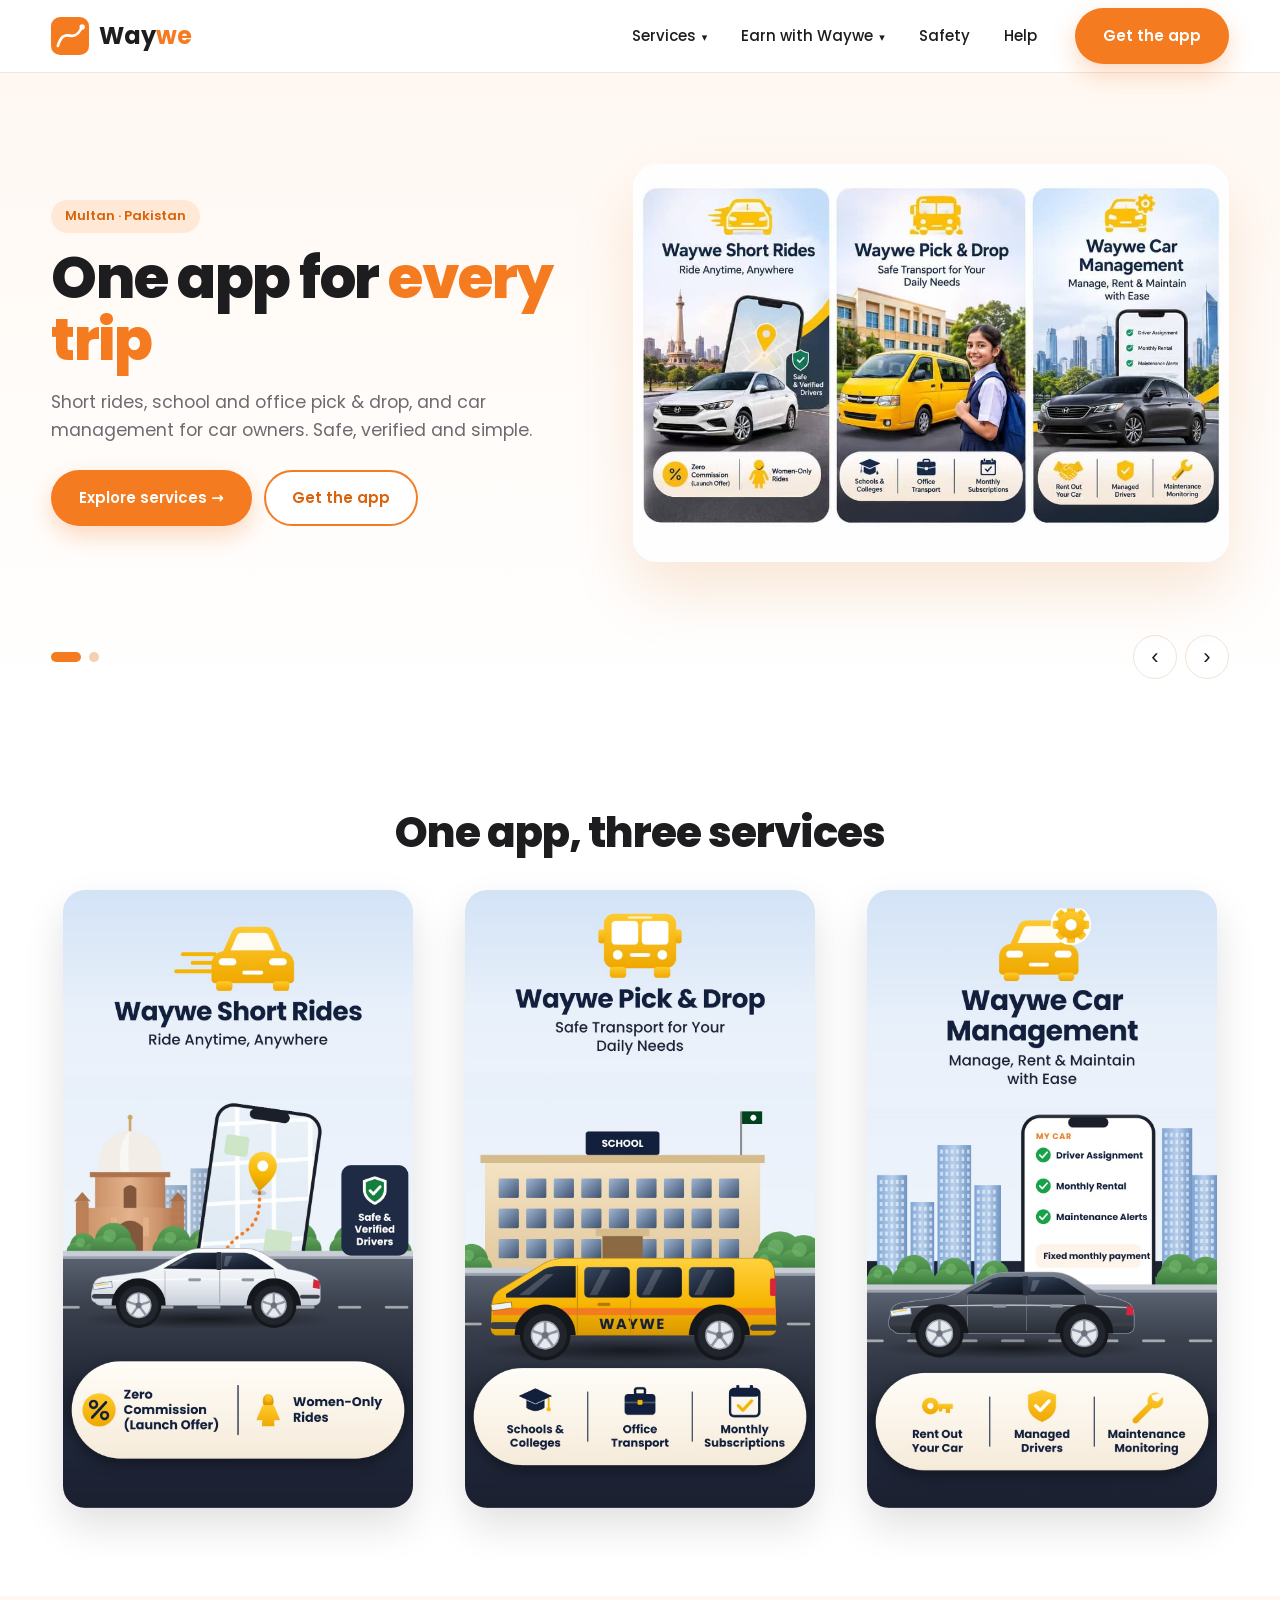
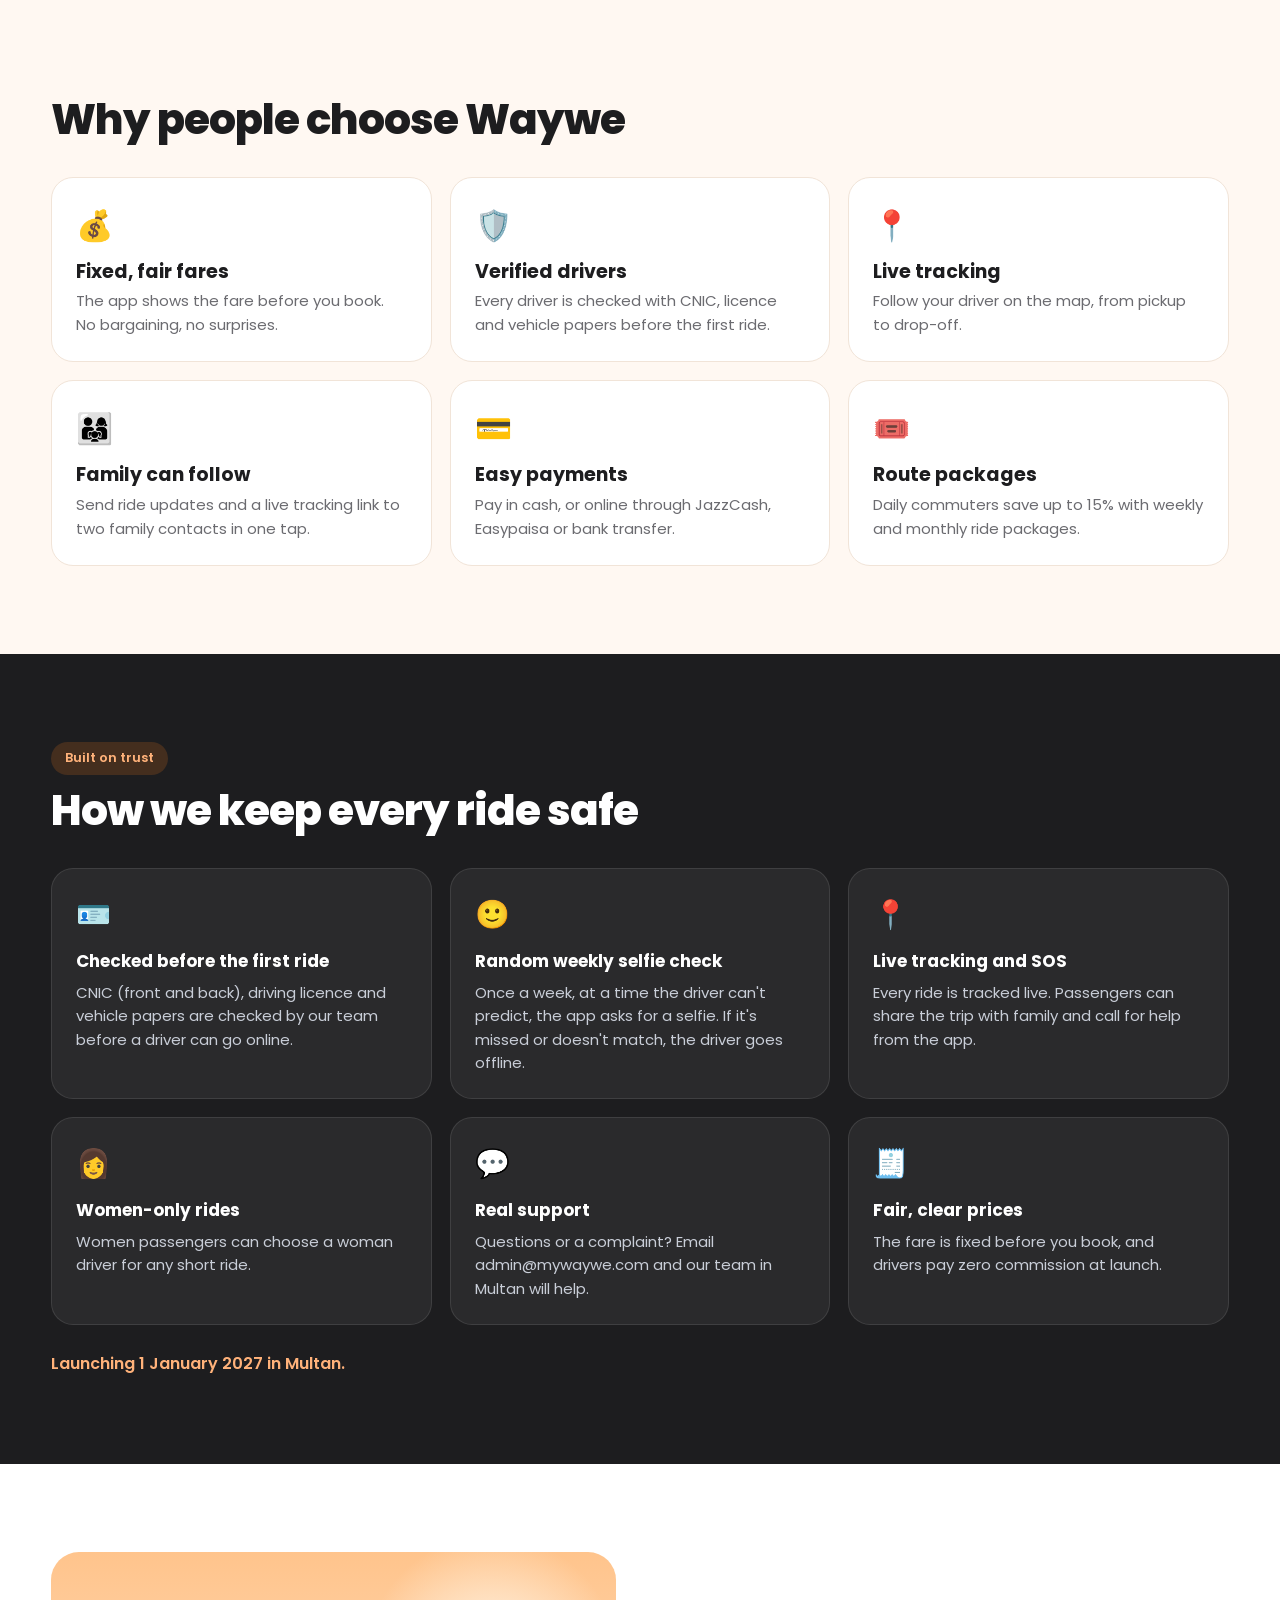
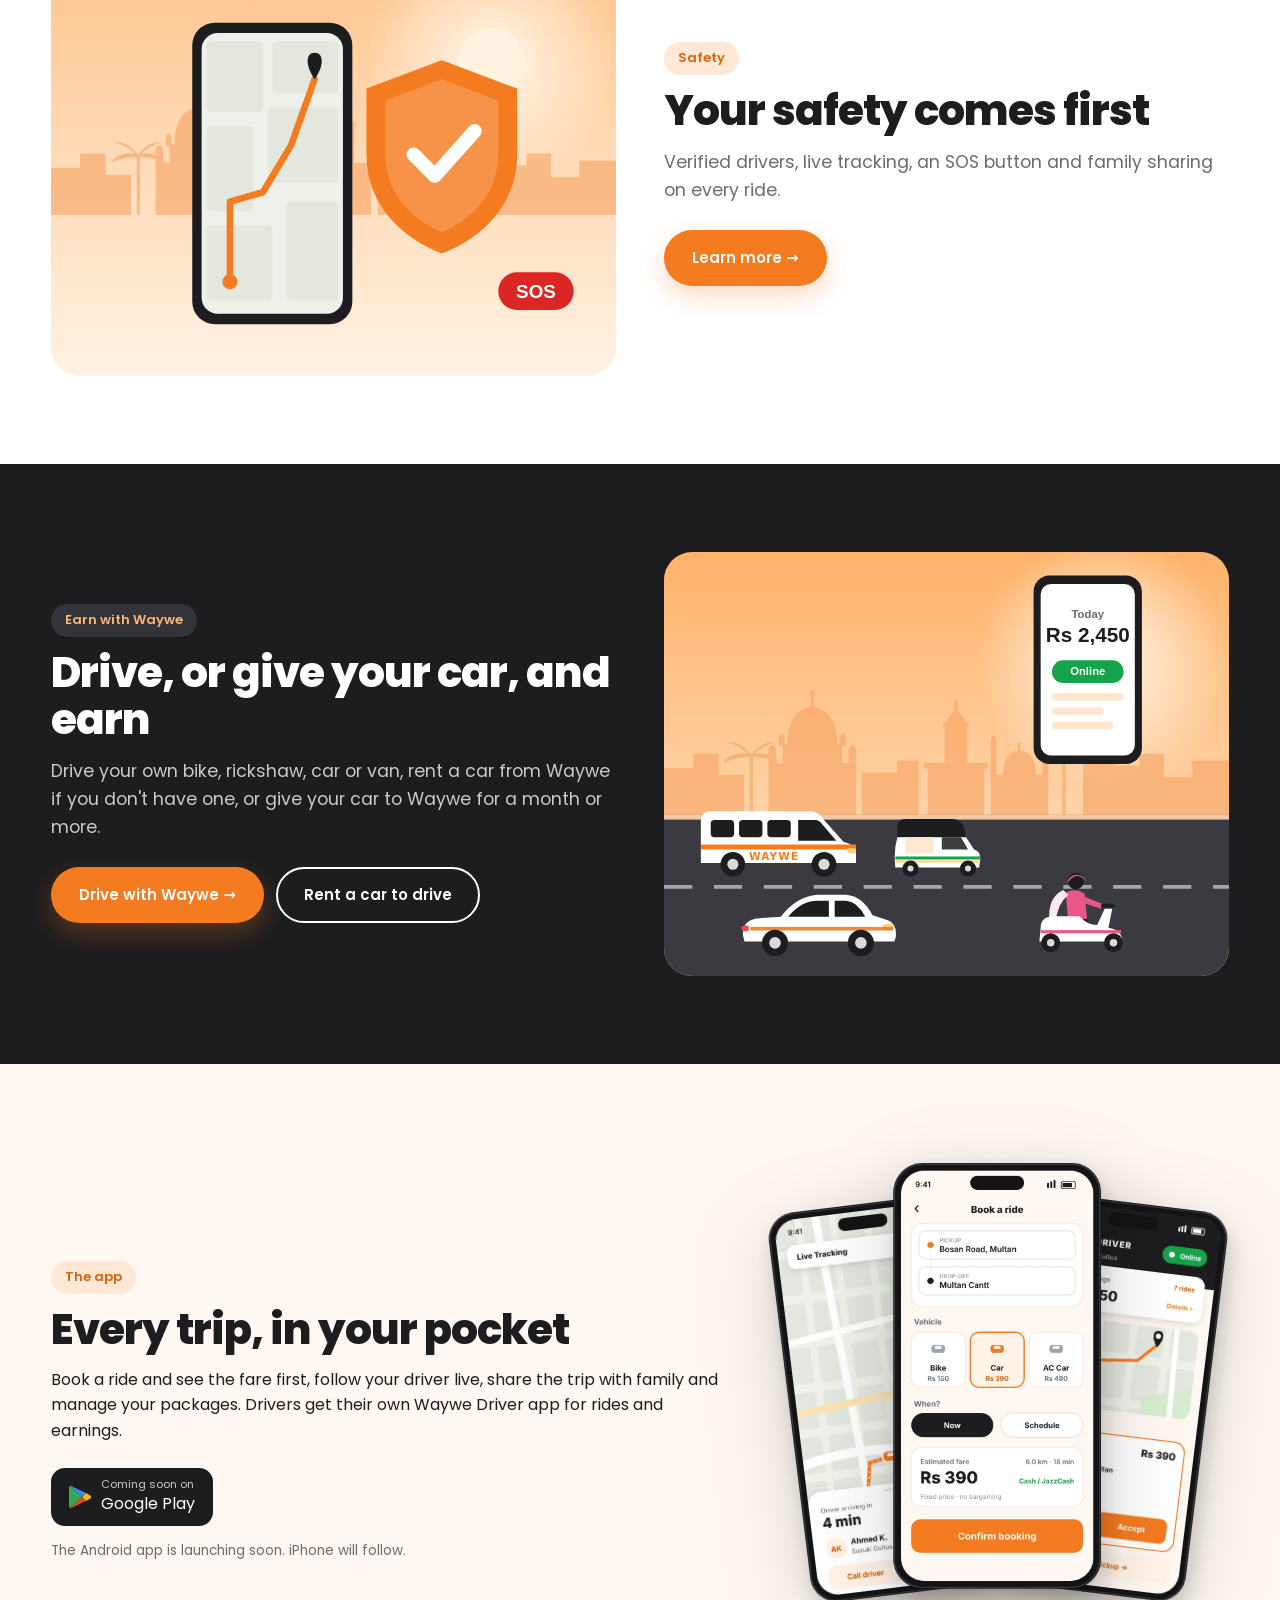
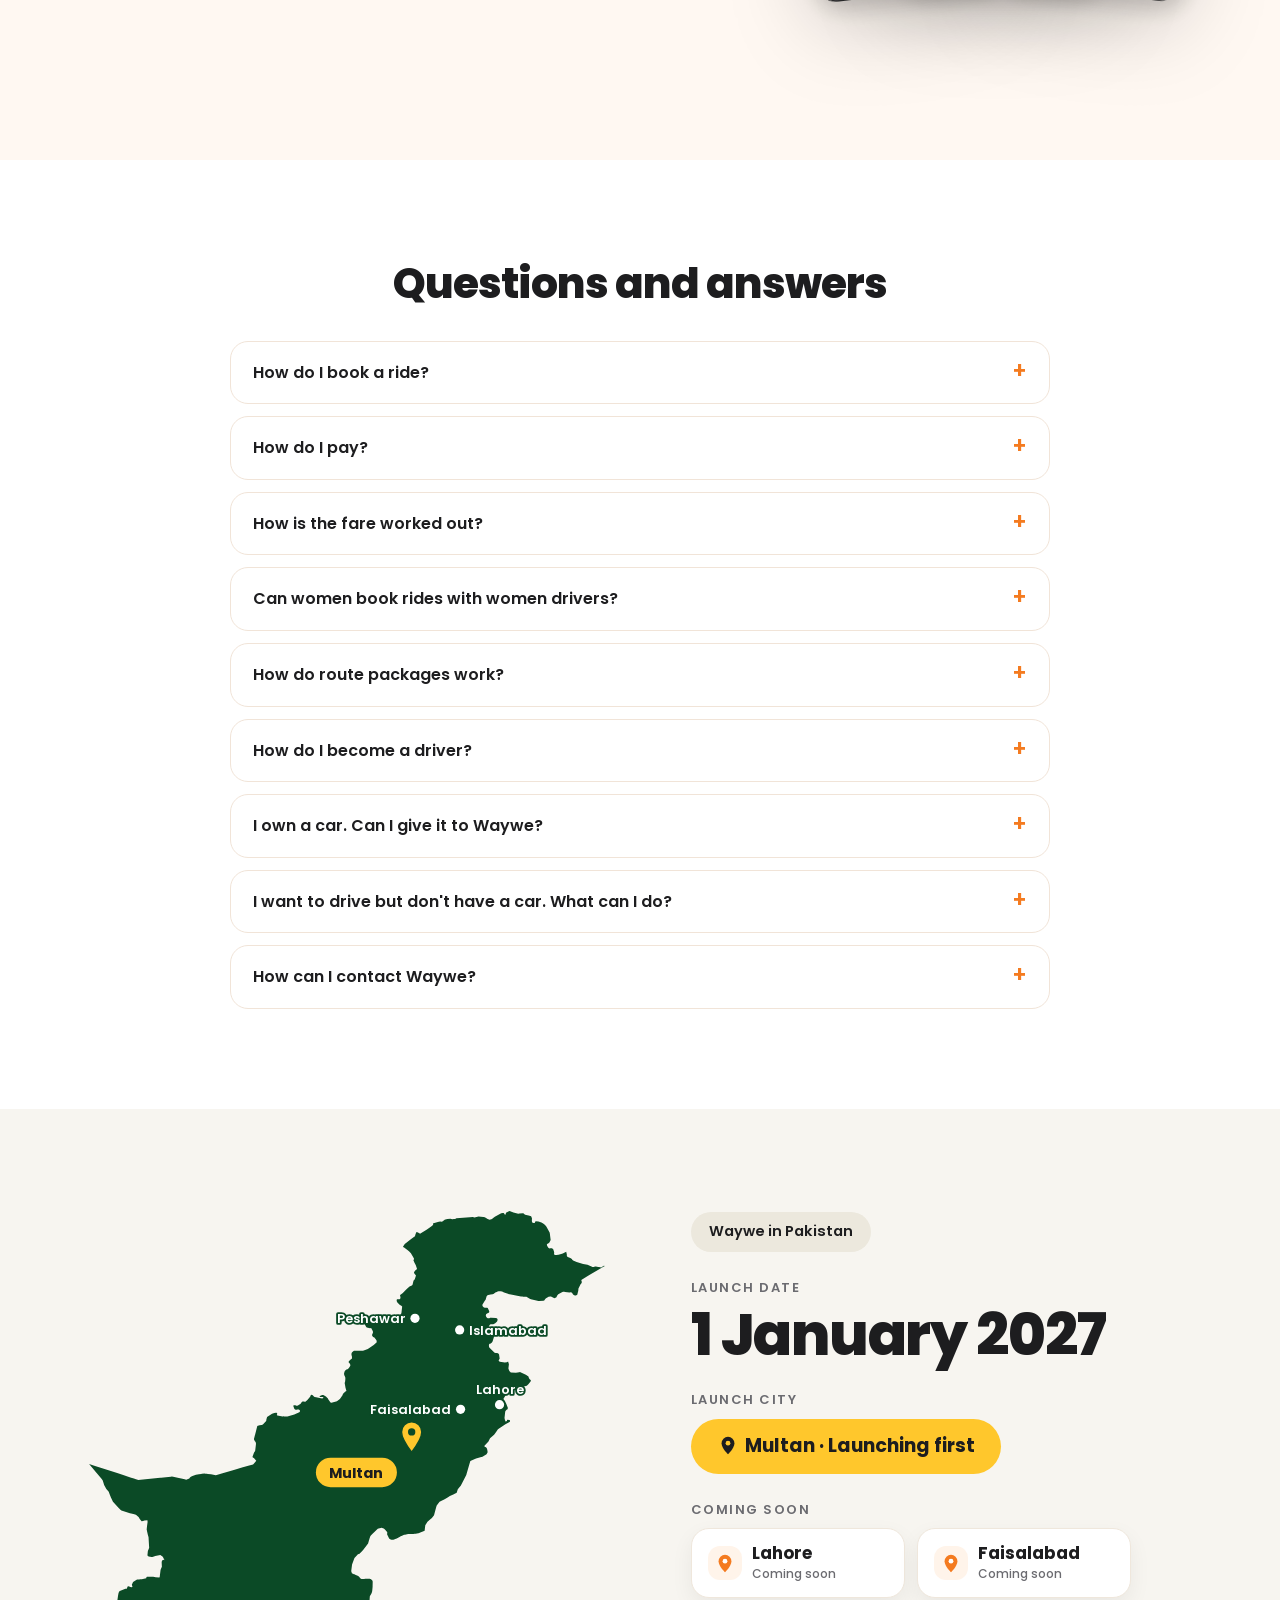
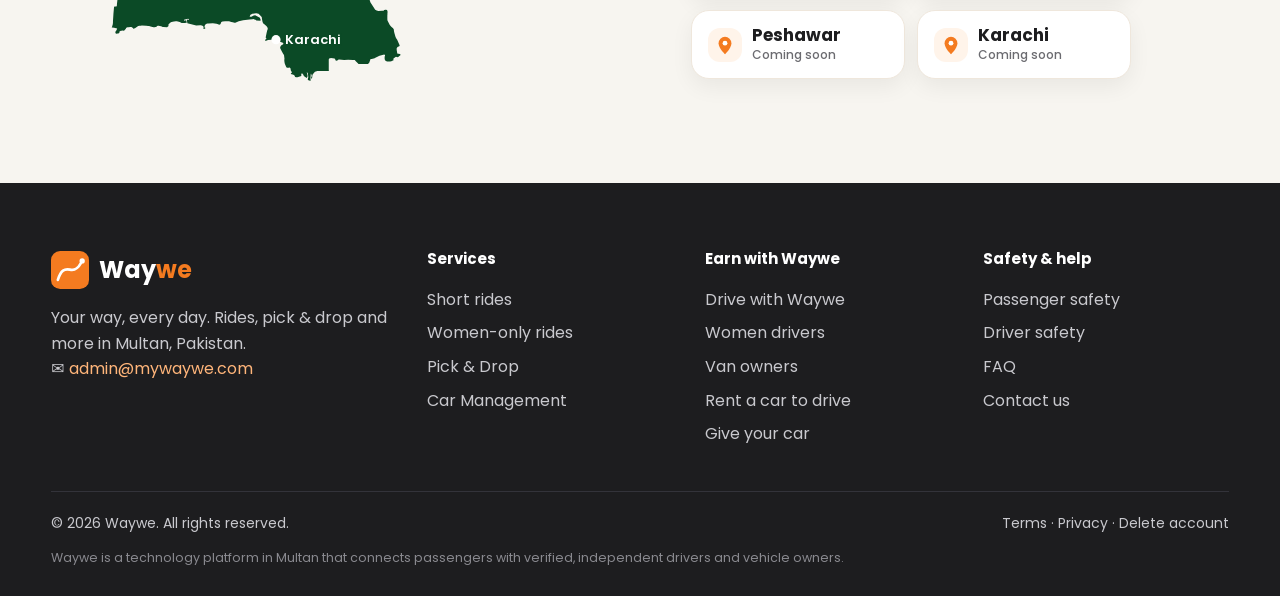
<file: index.html>
<!DOCTYPE html>
<html lang="en">
<head>
<meta charset="UTF-8">
<meta name="viewport" content="width=device-width, initial-scale=1.0">
<title>Waywe | Rides and Pick & Drop in Multan</title>
<meta name="description" content="Waywe: fixed-fare rides, women-only rides, school and office pick & drop, and long-term car partnerships in Multan.">
<link rel="canonical" href="https://mywaywe.com/">
<meta property="og:url" content="https://mywaywe.com/">
<meta property="og:title" content="Waywe | Rides and Pick & Drop in Multan">
<meta property="og:description" content="Waywe: fixed-fare rides, women-only rides, school and office pick & drop, and long-term car partnerships in Multan.">
<meta property="og:image" content="https://mywaywe.com/img/rides.svg">
<link rel="icon" href="data:image/svg+xml,%3Csvg xmlns='http://www.w3.org/2000/svg' viewBox='0 0 100 100'%3E%3Crect width='100' height='100' rx='24' fill='%23F47B20'/%3E%3Cpath d='M18 76 C26 50 36 46 50 49 C62 52 70 48 80 30' stroke='%23fff' stroke-width='7' fill='none' stroke-linecap='round'/%3E%3Ccircle cx='82' cy='26' r='7' fill='%23fff'/%3E%3C/svg%3E">
<link rel="preconnect" href="https://fonts.googleapis.com">
<link href="https://fonts.googleapis.com/css2?family=Poppins:wght@400;500;600;700;800&display=swap" rel="stylesheet">
<link rel="stylesheet" href="/css/site.css?v=16">
</head>
<body>
<header class="top">
 <div class="wrap nav">
  <a href="/" class="brand" aria-label="Waywe home"><svg width="38" height="38" viewBox="0 0 100 100" aria-hidden="true"><rect width="100" height="100" rx="24" fill="#F47B20"/><path d="M18 76 C26 50 36 46 50 49 C62 52 70 48 80 30" stroke="#fff" stroke-width="7" fill="none" stroke-linecap="round"/><circle cx="82" cy="26" r="7" fill="#fff"/></svg><b>Way<span>we</span></b></a>
  <nav class="menu" id="menu" aria-label="Main">
   <div class="dd"><button class="dd-btn" aria-expanded="false">Services <i>▾</i></button>
    <div class="dd-list">
     <a href="/rides/"><b>Short Rides</b><span>General &amp; women-only rides</span></a>
     <a href="/pick-drop/"><b>Pick &amp; Drop</b><span>School, college &amp; office, monthly</span></a>
     <a href="/car-owners/"><b>Car Management</b><span>Your car. Our care.</span></a>
    </div></div>
   <div class="dd"><button class="dd-btn" aria-expanded="false">Earn with Waywe <i>▾</i></button>
    <div class="dd-list">
     <a href="/drive/"><b>Drive with Waywe</b><span>Bike, rickshaw, car or van</span></a>
     <a href="/drive/#women"><b>Women drivers</b><span>Earn by driving women passengers</span></a>
     <a href="/rent-a-car/"><b>Rent a car to drive</b><span>No car? Rent one from Waywe</span></a>
     <a href="/car-owners/"><b>Car owners</b><span>Monthly earnings from your car</span></a>
    </div></div>
   <a href="/safety/">Safety</a>
   <a href="/#faq">Help</a>
  </nav>
  <a href="#get-app" class="btn btn-o nav-cta">Get the app</a>
  <button class="burger" aria-label="Open menu" aria-controls="menu" aria-expanded="false">☰</button>
 </div>
</header>
<section class="hero">
 <div class="slides" id="slides">
  <div class="slide on"><div class="wrap s-grid">
   <div><span class="tag">Multan · Pakistan</span><h1>One app for <mark>every trip</mark></h1>
    <p class="lead">Short rides, school and office pick &amp; drop, and car management for car owners. Safe, verified and simple.</p>
    <div class="ctas"><a href="#services" class="btn btn-o">Explore services →</a><a href="#get-app" class="btn btn-l">Get the app</a></div></div>
   <div class="s-art photo"><img src="/img/services-overview.jpg?v=16" alt="Waywe Short Rides, Pick &amp; Drop and Car Management" width="1080" height="720" fetchpriority="high"></div>
  </div></div>
  <div class="slide"><div class="wrap s-grid">
   <div><span class="tag">Short Rides · Pick &amp; Drop · Car Management</span><h2 class="h1">Quick. Safe. <mark>Reliable.</mark></h2>
    <p class="lead">General and women-only rides, verified drivers and managed routes, and fixed monthly rental for car owners.</p>
    <div class="ctas"><a href="#services" class="btn btn-o">See services →</a><a href="/drive/" class="btn btn-l">Drive with Waywe</a></div></div>
   <div class="s-art photo sq"><img src="/img/services-people.jpg?v=16" alt="Passenger, schoolgirl and car owner using Waywe" width="1080" height="1080" loading="lazy"></div>
  </div></div>
 </div>
 <div class="wrap s-ctrl"><div class="dots" id="dots"></div><div class="arrows"><button aria-label="Previous slide" data-go="-1">‹</button><button aria-label="Next slide" data-go="1">›</button></div></div>
</section>

<section id="services">
 <div class="wrap">
  <h2 class="sec-title center">One app, three services</h2>
  <div class="card-grid">
   <a href="/rides/" class="card-pic"><img src="/img/card-rides.jpg?v=16" alt="Waywe Short Rides: ride anytime, anywhere. Zero commission launch offer, women-only rides." width="1080" height="1906" loading="lazy"></a>
   <a href="/pick-drop/" class="card-pic"><img src="/img/card-pickdrop.jpg?v=16" alt="Waywe Pick &amp; Drop: safe transport for schools, colleges and offices, monthly subscriptions." width="1080" height="1906" loading="lazy"></a>
   <a href="/car-owners/" class="card-pic"><img src="/img/card-cars.jpg?v=16" alt="Waywe Car Management: rent out your car, managed drivers, maintenance monitoring." width="1080" height="1906" loading="lazy"></a>
  </div>
  <p class="swipe-hint">Swipe to see all 3 services &rarr;</p>
 </div>
</section>

<section class="why">
 <div class="wrap">
  <h2 class="sec-title">Why people choose Waywe</h2>
  <div class="feat-grid c3"><div class="feat"><i>💰</i><h3>Fixed, fair fares</h3><p>The app shows the fare before you book. No bargaining, no surprises.</p></div><div class="feat"><i>🛡️</i><h3>Verified drivers</h3><p>Every driver is checked with CNIC, licence and vehicle papers before the first ride.</p></div><div class="feat"><i>📍</i><h3>Live tracking</h3><p>Follow your driver on the map, from pickup to drop-off.</p></div><div class="feat"><i>👨‍👩‍👧</i><h3>Family can follow</h3><p>Send ride updates and a live tracking link to two family contacts in one tap.</p></div><div class="feat"><i>💳</i><h3>Easy payments</h3><p>Pay in cash, or online through JazzCash, Easypaisa or bank transfer.</p></div><div class="feat"><i>🎟️</i><h3>Route packages</h3><p>Daily commuters save up to 15% with weekly and monthly ride packages.</p></div></div>
 </div>
</section>

<section class="trust">
 <div class="wrap">
  <span class="tag">Built on trust</span>
  <h2 class="sec-title">How we keep every ride safe</h2>
  <div class="trust-grid">
   <div class="tr"><i>🪪</i><b>Checked before the first ride</b><p>CNIC (front and back), driving licence and vehicle papers are checked by our team before a driver can go online.</p></div>
   <div class="tr"><i>🙂</i><b>Random weekly selfie check</b><p>Once a week, at a time the driver can't predict, the app asks for a selfie. If it's missed or doesn't match, the driver goes offline.</p></div>
   <div class="tr"><i>📍</i><b>Live tracking and SOS</b><p>Every ride is tracked live. Passengers can share the trip with family and call for help from the app.</p></div>
   <div class="tr"><i>👩</i><b>Women-only rides</b><p>Women passengers can choose a woman driver for any short ride.</p></div>
   <div class="tr"><i>💬</i><b>Real support</b><p>Questions or a complaint? Email admin@mywaywe.com and our team in Multan will help.</p></div>
   <div class="tr"><i>🧾</i><b>Fair, clear prices</b><p>The fare is fixed before you book, and drivers pay zero commission at launch.</p></div>
  </div>
  <p class="trust-note">Launching 1 January 2027 in Multan.</p>
 </div>
</section>

<section class="safety-band">
 <div class="wrap sb-grid">
  <div class="sb-art"><img src="/img/safety.svg?v=16" alt="Illustration: phone with live map and a safety shield" loading="lazy" width="1200" height="900"></div>
  <div><span class="tag">Safety</span><h2>Your safety comes first</h2>
   <p class="lead">Verified drivers, live tracking, an SOS button and family sharing on every ride.</p>
   <div class="ctas"><a href="/safety/" class="btn btn-o">Learn more →</a></div></div>
 </div>
</section>

<section class="earn-band">
 <div class="wrap eb-grid">
  <div><span class="tag">Earn with Waywe</span><h2>Drive, or give your car, and earn</h2>
   <p class="lead">Drive your own bike, rickshaw, car or van, rent a car from Waywe if you don't have one, or give your car to Waywe for a month or more.</p>
   <div class="ctas"><a href="/drive/" class="btn btn-o">Drive with Waywe →</a><a href="/rent-a-car/" class="btn btn-l">Rent a car to drive</a></div></div>
  <div class="eb-art"><img src="/img/drive.svg?v=16" alt="Illustration: Waywe van, rickshaw, car and scooty with a driver's earnings on a phone" loading="lazy" width="1200" height="900"></div>
 </div>
</section>

<section class="app-band" id="get-app">
 <div class="wrap app-grid">
  <div>
   <span class="tag">The app</span><h2>Every trip, in your pocket</h2>
   <p>Book a ride and see the fare first, follow your driver live, share the trip with family and manage your packages. Drivers get their own Waywe Driver app for rides and earnings.</p>
   <div class="stores"><span class="store" aria-label="Coming soon on Google Play"><svg width="22" height="24" viewBox="0 0 22 24" aria-hidden="true"><path d="M1 1l12 11L1 23c-.6-.3-1-1-1-1.7V2.7C0 2 .4 1.3 1 1z" fill="#34A853"/><path d="M17 8l-4 4 4 4 4.3-2.4c1-.6 1-2.6 0-3.2z" fill="#FBBC04"/><path d="M1 1c.3-.2.8-.2 1.2 0L17 8l-4 4z" fill="#4285F4"/><path d="M13 12l4 4-14.8 7c-.4.2-.9.2-1.2 0z" fill="#EA4335"/></svg><span><small>Coming soon on</small>Google Play</span></span></div>
   <p class="small">The Android app is launching soon. iPhone will follow.</p>
  </div>
  <div class="app-shots">
   <img src="/img/app-map.webp?v=16" alt="Waywe app: live map tracking the driver" class="shot s1" width="390" height="730" loading="lazy">
   <img src="/img/app-book.webp?v=16" alt="Waywe app: booking a ride with the fare shown first" class="shot s2" width="390" height="730" loading="lazy">
   <img src="/img/app-driver.webp?v=16" alt="Waywe Driver app: earnings and ride requests" class="shot s3" width="390" height="730" loading="lazy">
  </div>
 </div>
</section>
<section id="faq">
 <div class="wrap narrow"><h2 class="sec-title center">Questions and answers</h2>
 <div class="faq"><details><summary>How do I book a ride?</summary><p>Open the Waywe app, choose Short ride or Pick &amp; Drop, set your pickup and drop-off on the map and tap <b>Book</b>. You see the fixed fare before you book, and you can follow the driver live.</p></details><details><summary>How do I pay?</summary><p>You can pay in cash, or online through JazzCash, Easypaisa or bank transfer.</p></details><details><summary>How is the fare worked out?</summary><p>Each ride has a starting fare plus a rate per kilometre, depending on the vehicle. The app shows the full fare before you book.</p></details><details><summary>Can women book rides with women drivers?</summary><p>Yes. Choose a women-only ride and a verified woman driver will pick you up. <a href="/rides/#women">Learn more</a>.</p></details><details><summary>How do route packages work?</summary><p>If you travel the same route every day, buy a Weekly (7 rides), 15-day (15 rides, 8% off) or 30-day (26 rides, 15% off) package. Rides never expire. <a href="/pick-drop/#packages">See packages</a>.</p></details><details><summary>How do I become a driver?</summary><p>Download the <b>Waywe Driver</b> app and sign up. You will need your CNIC, driving licence and vehicle registration. <a href="/drive/">Read more</a>.</p></details><details><summary>I own a car. Can I give it to Waywe?</summary><p>Yes, for one month or longer. Waywe contracts a driver, collects the rent, deducts its commission and pays you a fixed monthly rental. <a href="/car-owners/">See how it works</a>.</p></details><details><summary>I want to drive but don't have a car. What can I do?</summary><p>Rent a car from Waywe for as long as you need it, and earn by taking rides. <a href="/rent-a-car/">Rent a car to drive</a>.</p></details><details><summary>How can I contact Waywe?</summary><p>Email us at <a href="mailto:admin@mywaywe.com">admin@mywaywe.com</a>. Once the app is live, you can also reach us from the Help section in the app.</p></details></div>
 </div>
</section>
<section class="city" id="cities">
 <div class="wrap city-grid">
  <div class="city-map"><svg viewBox="0 0 608 558" class="pk-map" role="img" aria-label="Map of Pakistan: Waywe launches in Multan, coming soon to Lahore, Faisalabad, Peshawar and Karachi"><path d="M484.7,25.6 L489.9,27.0 L491.2,26.7 L495.1,26.3 L495.9,26.6 L496.6,27.4 L497.5,27.9 L498.6,28.2 L499.9,28.4 L501.2,28.7 L503.0,29.2 L503.9,29.7 L504.8,31.7 L504.8,32.5 L504.7,34.0 L504.8,35.3 L505.0,36.0 L505.6,36.6 L506.6,36.9 L507.8,36.8 L508.3,35.6 L509.0,35.1 L511.9,35.4 L512.7,35.6 L514.3,36.0 L515.2,36.5 L515.9,36.9 L516.6,37.3 L518.4,38.6 L519.0,39.1 L520.4,40.6 L523.7,46.6 L524.1,47.5 L525.1,55.5 L523.9,57.9 L523.2,58.7 L521.9,59.5 L521.2,59.8 L521.0,60.4 L521.3,61.6 L522.2,63.3 L522.9,64.1 L524.0,64.5 L524.7,64.4 L525.5,64.3 L526.4,64.4 L527.3,64.8 L527.9,65.4 L528.8,68.0 L529.0,68.7 L528.8,69.5 L528.9,70.9 L529.6,71.6 L530.2,71.7 L531.3,71.6 L533.6,71.3 L536.5,70.6 L538.3,69.9 L542.0,68.1 L542.7,71.0 L542.6,72.3 L543.4,73.8 L544.4,74.1 L546.4,75.0 L547.3,75.4 L548.1,76.1 L548.6,76.9 L549.5,77.7 L553.3,79.3 L560.4,81.4 L565.1,82.3 L569.5,84.1 L570.4,84.6 L571.0,84.7 L571.8,84.6 L572.5,84.4 L573.5,84.2 L574.5,84.2 L575.3,84.3 L577.2,84.6 L579.1,85.0 L579.7,85.1 L580.5,85.0 L581.5,84.2 L582.3,83.5 L583.0,83.4 L584.0,83.5 L582.4,84.5 L575.5,88.6 L569.9,91.8 L567.6,93.2 L564.9,94.8 L558.4,98.7 L558.5,99.4 L558.9,100.7 L558.9,101.6 L558.4,102.5 L557.6,103.3 L555.3,107.9 L555.1,110.4 L554.0,114.8 L552.5,115.7 L551.8,115.7 L550.6,115.4 L549.8,114.8 L549.1,113.9 L548.5,112.9 L547.8,112.4 L547.1,112.2 L545.5,112.4 L540.8,111.9 L539.8,111.5 L538.6,111.5 L537.9,111.9 L533.8,113.9 L533.1,114.6 L531.9,116.2 L531.6,117.2 L531.0,117.7 L529.7,118.3 L529.1,118.5 L528.2,118.2 L527.5,117.7 L526.6,117.2 L526.0,117.0 L525.3,116.8 L524.3,116.7 L523.4,116.9 L522.8,117.1 L521.5,117.7 L520.1,118.7 L519.5,119.2 L518.8,120.1 L518.5,120.7 L517.9,121.1 L517.3,121.4 L512.6,121.7 L511.8,121.6 L503.7,119.6 L502.4,119.1 L498.8,116.9 L497.1,117.0 L495.2,116.9 L494.4,116.8 L492.9,116.6 L480.6,114.3 L479.9,114.2 L478.8,113.8 L476.2,112.9 L475.3,112.6 L474.7,112.4 L473.9,112.0 L472.4,111.4 L470.6,111.0 L470.0,110.9 L468.6,111.0 L467.6,111.3 L465.9,112.0 L465.0,112.5 L464.4,112.9 L463.0,114.0 L462.0,114.3 L459.9,114.5 L457.4,115.0 L456.6,115.4 L456.0,115.8 L455.6,116.5 L454.5,120.3 L453.6,121.3 L451.3,125.0 L451.0,125.8 L451.1,126.8 L451.5,127.6 L452.7,128.6 L453.8,129.0 L454.6,128.9 L455.3,128.9 L456.1,128.9 L456.8,129.2 L457.2,129.9 L458.3,132.5 L458.5,133.3 L458.2,134.1 L457.3,134.6 L456.6,134.9 L455.7,135.4 L455.0,136.0 L454.7,137.1 L454.9,138.2 L455.3,139.0 L456.0,139.7 L456.8,140.3 L457.8,140.4 L458.6,140.2 L459.4,139.9 L460.6,139.7 L465.8,140.1 L466.5,140.3 L467.2,140.9 L467.5,141.6 L467.4,142.4 L467.2,143.3 L466.7,144.0 L465.5,145.2 L464.9,145.7 L463.9,146.3 L462.8,146.8 L462.1,146.9 L460.9,146.9 L460.1,146.9 L459.4,147.2 L458.7,147.9 L458.0,149.2 L457.5,150.1 L457.3,151.0 L457.2,152.0 L457.2,152.7 L457.4,153.3 L457.7,154.0 L458.4,154.7 L459.1,155.1 L460.6,155.9 L461.6,156.5 L462.4,157.1 L463.1,157.8 L463.6,158.8 L463.7,159.7 L463.6,160.4 L462.3,164.8 L461.9,165.8 L461.1,167.0 L460.3,167.6 L459.6,167.9 L458.8,168.1 L458.2,168.9 L458.1,169.7 L458.1,170.7 L458.2,171.3 L458.5,172.1 L463.4,177.1 L464.3,177.7 L465.4,178.0 L466.2,178.0 L467.0,178.1 L467.7,178.3 L468.6,178.8 L469.1,179.8 L469.7,183.7 L469.7,184.4 L468.6,186.0 L469.1,186.9 L470.0,187.6 L475.3,188.4 L477.5,188.1 L478.1,187.9 L478.9,187.4 L479.8,190.2 L479.3,194.4 L479.3,195.1 L480.3,197.7 L481.0,198.5 L481.9,199.2 L487.4,199.5 L491.0,199.0 L491.8,198.7 L492.9,199.1 L498.2,201.8 L501.0,203.5 L501.5,205.3 L502.3,206.5 L503.1,207.0 L503.7,207.8 L503.3,208.9 L500.9,211.9 L499.2,213.5 L497.2,214.2 L492.1,215.5 L490.6,215.7 L489.8,215.0 L488.6,214.7 L487.6,215.0 L485.8,217.1 L482.3,219.3 L479.9,220.2 L477.7,221.7 L477.3,222.3 L473.9,227.7 L474.0,228.4 L474.7,229.2 L475.6,230.4 L476.9,233.1 L478.6,237.6 L478.4,239.2 L477.6,239.3 L477.0,240.0 L476.3,240.8 L475.8,241.7 L475.0,248.5 L475.5,250.7 L476.1,252.3 L477.2,252.1 L477.8,251.5 L477.7,250.8 L478.3,250.5 L480.3,250.9 L481.0,251.4 L480.9,252.7 L479.5,253.6 L476.0,255.4 L470.3,259.3 L467.9,260.9 L465.7,264.2 L463.7,266.9 L461.5,268.6 L459.3,270.5 L457.6,274.1 L453.5,278.4 L453.0,279.3 L454.1,280.0 L454.9,280.5 L455.6,281.3 L456.0,282.1 L456.4,283.6 L456.5,284.4 L456.6,285.0 L456.7,285.7 L455.5,288.1 L451.1,290.6 L448.8,291.3 L447.0,291.8 L444.1,292.5 L438.5,295.1 L437.8,295.5 L435.6,303.2 L433.8,309.3 L433.5,310.4 L427.5,322.1 L426.3,323.5 L424.3,326.0 L423.1,329.8 L419.4,331.6 L415.7,333.2 L412.8,335.1 L411.4,335.9 L410.0,336.8 L404.5,339.6 L401.4,343.5 L401.2,344.3 L400.0,348.5 L398.7,353.4 L398.5,354.2 L396.2,357.2 L394.5,358.6 L391.4,361.3 L389.0,365.0 L388.5,369.2 L388.3,371.0 L381.6,373.8 L379.8,374.1 L378.9,374.3 L377.6,374.4 L376.0,374.5 L374.7,374.5 L373.1,374.5 L371.8,374.6 L370.3,374.7 L367.0,375.3 L366.1,375.5 L365.4,375.7 L363.8,376.4 L362.3,377.1 L361.5,377.5 L360.5,378.1 L358.5,379.1 L357.3,379.8 L356.3,380.1 L355.2,380.6 L354.2,380.8 L353.0,380.8 L352.2,380.7 L351.5,380.6 L350.3,380.1 L349.6,379.3 L348.0,375.9 L347.5,374.8 L347.7,373.6 L347.7,372.8 L347.3,372.0 L345.2,369.6 L343.9,368.7 L343.0,368.2 L341.7,367.8 L338.3,368.6 L337.4,369.0 L333.2,372.9 L332.3,373.9 L329.9,376.1 L329.2,377.4 L328.3,379.9 L328.1,380.7 L327.7,382.0 L327.4,383.3 L327.1,384.2 L326.9,384.8 L321.3,392.1 L317.6,395.9 L316.9,396.3 L315.9,396.7 L312.1,400.6 L309.7,407.1 L309.5,407.8 L308.7,414.0 L308.6,414.7 L308.8,415.6 L309.1,416.4 L309.3,417.1 L310.5,417.8 L311.5,418.2 L312.1,418.4 L313.5,419.1 L315.6,420.0 L316.5,420.5 L317.1,420.9 L318.2,422.4 L318.7,423.0 L319.7,423.4 L320.4,423.5 L322.0,423.4 L322.6,423.4 L323.8,423.3 L326.9,423.1 L328.0,423.1 L328.7,423.2 L329.4,423.4 L330.1,423.8 L330.9,424.4 L331.7,425.4 L331.9,426.4 L331.8,430.9 L331.8,431.8 L331.4,436.3 L331.2,437.3 L330.7,438.8 L330.2,439.7 L329.6,440.7 L329.1,441.7 L328.8,442.3 L328.5,446.1 L329.5,448.9 L329.9,449.6 L334.6,456.8 L335.3,457.2 L336.1,457.6 L337.2,457.9 L337.9,458.2 L342.2,458.0 L342.8,458.0 L343.6,457.8 L344.5,457.2 L345.7,456.7 L346.5,456.8 L347.2,457.0 L347.9,457.8 L348.0,459.1 L348.0,460.2 L347.9,460.9 L347.9,462.0 L347.8,463.1 L347.8,467.0 L347.9,468.1 L348.1,468.8 L350.3,473.2 L351.8,474.9 L352.7,475.8 L353.4,476.4 L354.0,477.0 L354.7,478.0 L354.9,478.6 L354.9,479.3 L355.2,480.9 L355.4,481.9 L355.6,482.6 L356.5,485.7 L356.7,486.4 L357.4,487.9 L357.9,488.7 L358.5,489.5 L361.0,495.2 L361.2,496.2 L358.9,497.3 L358.1,498.4 L357.9,499.1 L358.0,500.7 L358.5,503.8 L358.9,504.6 L359.9,504.6 L361.4,505.0 L362.0,505.4 L362.2,506.0 L359.6,508.2 L358.9,508.3 L358.1,508.0 L357.2,507.8 L356.3,508.3 L354.3,509.9 L354.1,510.5 L354.9,511.5 L352.2,512.8 L350.8,513.1 L347.4,513.0 L346.4,512.5 L345.2,511.7 L344.8,509.6 L344.9,507.5 L345.3,506.8 L345.2,506.0 L344.4,505.5 L339.3,506.8 L336.5,508.0 L334.8,509.0 L334.0,509.4 L331.9,510.1 L330.5,510.2 L329.6,510.3 L328.6,513.0 L328.0,514.6 L326.5,515.6 L325.6,515.6 L316.5,515.6 L315.5,514.7 L313.8,512.9 L312.4,511.4 L310.6,511.3 L305.2,511.2 L300.9,511.4 L295.5,510.8 L294.9,510.9 L293.5,511.9 L292.2,512.3 L291.5,511.7 L291.3,511.0 L291.1,510.4 L290.4,509.8 L286.6,509.3 L285.8,509.4 L284.6,509.8 L284.2,510.8 L284.2,520.5 L284.2,522.1 L284.3,523.3 L282.5,523.2 L280.4,523.3 L272.5,523.3 L271.9,523.4 L269.2,524.2 L266.9,526.8 L266.5,527.6 L266.1,531.0 L265.4,531.8 L264.9,530.9 L265.3,529.8 L265.6,528.9 L265.7,528.1 L264.9,526.1 L264.6,526.8 L264.3,531.7 L264.6,534.0 L262.7,533.6 L261.4,532.8 L261.5,531.7 L262.0,530.0 L261.5,525.8 L260.3,524.5 L260.6,525.8 L261.2,528.4 L261.2,529.1 L260.4,531.0 L257.8,529.4 L257.0,528.5 L256.6,527.5 L255.2,525.7 L254.5,526.2 L254.3,527.2 L254.4,528.0 L254.4,528.7 L250.2,530.1 L248.9,530.0 L247.7,529.8 L246.8,528.0 L245.2,527.1 L243.7,526.8 L242.9,526.3 L244.3,524.6 L243.1,523.1 L242.6,520.4 L241.8,519.6 L240.6,519.8 L239.0,519.7 L238.1,519.3 L236.5,515.4 L236.2,514.1 L236.1,513.5 L235.9,511.4 L236.1,510.0 L235.6,505.9 L234.8,504.8 L233.6,502.7 L231.6,498.8 L231.4,497.6 L231.6,497.0 L233.0,495.0 L234.4,494.5 L235.0,493.8 L234.4,492.7 L231.2,491.7 L225.8,490.8 L221.9,489.5 L218.1,489.8 L217.1,490.3 L215.9,490.6 L215.0,490.6 L215.4,489.2 L216.8,488.1 L216.1,487.9 L215.8,487.1 L215.8,486.5 L216.7,482.0 L217.5,478.8 L217.9,478.1 L218.0,477.4 L217.7,476.4 L217.5,475.7 L216.7,474.7 L214.9,473.0 L212.9,471.5 L212.2,469.6 L211.7,466.8 L211.4,464.7 L208.0,461.3 L205.4,460.6 L201.7,461.2 L201.0,461.3 L199.9,461.9 L199.1,462.3 L198.3,464.5 L200.1,464.5 L200.8,464.2 L202.1,463.4 L202.8,463.1 L204.3,462.8 L209.4,465.4 L210.4,468.3 L209.7,468.8 L205.5,468.4 L204.8,467.8 L204.2,467.6 L203.0,467.2 L202.2,467.0 L201.4,467.1 L198.1,467.5 L191.2,468.3 L186.5,469.4 L182.7,470.9 L181.9,470.9 L179.9,470.5 L178.4,470.0 L175.9,469.4 L171.6,469.2 L168.9,469.6 L168.1,469.9 L167.4,470.5 L167.1,471.1 L166.7,472.2 L166.1,472.8 L165.1,473.0 L164.1,472.6 L162.3,472.1 L158.4,471.6 L153.5,471.7 L152.5,471.8 L151.5,472.0 L150.8,472.5 L150.2,472.9 L149.5,474.2 L149.3,475.2 L149.4,476.0 L150.5,476.6 L149.0,477.8 L148.0,477.5 L148.3,476.0 L148.1,475.0 L147.1,474.2 L145.4,473.6 L144.5,473.7 L140.3,473.8 L130.7,471.5 L130.1,468.3 L130.5,467.6 L131.3,467.5 L132.0,467.9 L132.6,467.1 L131.5,466.7 L129.1,467.1 L128.2,467.3 L127.0,467.8 L127.8,469.1 L128.5,468.3 L129.3,468.4 L130.0,470.1 L129.9,471.0 L127.5,471.2 L125.1,471.2 L124.4,471.1 L123.5,470.6 L122.3,470.1 L121.5,469.9 L119.2,469.3 L118.3,469.3 L116.1,469.5 L114.8,469.9 L113.4,470.2 L112.4,470.8 L111.7,471.3 L110.0,473.2 L110.3,474.4 L108.6,475.8 L104.6,475.6 L103.9,475.5 L102.8,475.0 L102.1,474.8 L100.6,474.4 L99.6,474.2 L98.6,474.2 L97.9,474.5 L97.2,475.2 L95.1,475.7 L94.0,475.7 L92.9,475.5 L90.7,475.0 L89.1,474.6 L88.2,474.4 L86.0,474.1 L81.3,474.0 L80.0,474.1 L78.8,474.2 L77.3,474.5 L73.8,477.0 L71.9,477.4 L71.5,476.6 L70.4,475.9 L69.8,475.6 L68.8,475.5 L67.0,475.7 L65.9,475.9 L64.9,476.2 L64.2,476.7 L63.9,477.5 L61.9,479.5 L60.1,479.4 L59.3,479.5 L58.5,479.7 L57.5,480.1 L56.9,480.4 L57.1,481.0 L56.5,482.4 L53.6,482.8 L52.7,482.4 L52.4,480.7 L53.1,480.1 L54.3,477.8 L54.4,477.1 L51.1,476.4 L49.5,476.2 L48.6,476.4 L49.7,472.6 L49.9,470.7 L49.9,469.1 L50.2,464.7 L50.4,461.5 L51.1,453.7 L51.9,453.4 L53.3,453.3 L54.0,452.9 L54.2,451.8 L54.2,450.8 L54.6,447.4 L55.4,441.7 L55.9,439.0 L56.3,437.8 L56.5,437.2 L57.3,436.4 L63.4,434.0 L64.1,433.9 L64.9,433.9 L65.8,431.5 L66.6,431.2 L67.5,431.7 L68.7,432.0 L70.3,432.3 L70.9,432.0 L71.0,431.3 L70.5,430.3 L70.4,429.6 L71.7,426.7 L75.6,424.3 L76.2,424.1 L78.2,423.9 L79.5,423.8 L81.3,423.7 L84.7,422.9 L86.0,422.5 L86.1,421.8 L86.8,421.1 L88.8,421.0 L93.6,421.1 L95.0,421.3 L96.2,421.6 L99.9,421.8 L100.6,421.5 L101.6,413.3 L103.0,410.2 L102.8,405.7 L102.8,404.8 L103.5,403.2 L105.0,402.6 L105.8,403.0 L105.5,402.3 L104.0,399.4 L101.3,397.5 L95.8,398.5 L94.4,398.9 L92.7,399.5 L91.8,399.5 L88.6,398.9 L87.3,397.8 L87.8,393.1 L88.8,390.7 L89.2,389.6 L88.6,379.5 L88.6,378.7 L88.4,377.7 L87.9,375.9 L86.9,371.7 L86.7,370.6 L86.5,369.8 L86.8,366.7 L87.3,363.0 L87.5,361.5 L87.3,359.6 L84.1,360.0 L82.6,360.4 L81.0,360.7 L79.0,358.3 L77.7,356.2 L74.8,353.7 L72.1,352.9 L68.3,352.1 L59.9,349.4 L59.1,349.0 L58.3,348.4 L55.6,345.7 L49.9,339.6 L49.5,338.8 L47.7,334.9 L46.5,332.0 L45.3,328.7 L42.7,325.8 L40.3,321.3 L40.0,320.4 L38.8,316.4 L37.7,314.9 L29.9,305.5 L24.0,298.5 L28.0,299.8 L30.5,300.7 L54.5,308.4 L61.8,310.8 L64.9,311.8 L69.6,313.4 L72.7,314.4 L73.4,314.6 L74.9,315.2 L76.7,315.7 L77.4,316.0 L79.9,315.7 L101.2,313.5 L102.1,313.4 L112.8,312.3 L113.9,312.2 L117.7,313.0 L127.8,315.0 L129.4,315.6 L132.8,314.2 L133.5,313.3 L134.5,312.4 L136.2,311.6 L140.0,310.3 L143.3,309.6 L145.6,309.3 L146.5,309.2 L149.3,309.0 L150.5,309.1 L151.9,309.2 L152.9,309.4 L156.3,309.7 L161.6,310.8 L168.9,308.6 L180.2,305.3 L184.7,303.9 L189.0,302.7 L195.8,300.7 L197.8,300.2 L202.0,299.0 L203.5,297.4 L205.5,295.0 L203.4,292.6 L202.4,291.9 L201.7,291.5 L201.4,290.6 L202.5,287.6 L203.1,286.2 L203.9,285.0 L204.3,284.2 L205.2,276.5 L204.8,274.6 L204.0,273.9 L202.9,271.8 L206.6,257.4 L207.3,257.1 L208.2,256.8 L209.2,256.6 L211.3,256.3 L212.2,256.0 L212.9,255.5 L216.0,252.1 L216.4,251.3 L216.4,250.4 L217.2,247.5 L221.8,244.5 L222.6,244.0 L225.1,243.1 L226.8,242.9 L227.5,243.0 L228.2,243.4 L228.1,244.8 L227.7,245.5 L228.4,245.9 L234.1,246.9 L235.0,246.7 L235.9,247.1 L239.3,247.0 L246.8,244.8 L252.2,242.5 L252.8,241.8 L253.0,240.8 L252.7,240.1 L251.7,239.4 L250.9,239.4 L249.9,239.5 L249.2,239.8 L248.2,239.8 L246.9,238.9 L245.6,235.3 L246.4,234.8 L247.9,234.7 L249.1,235.2 L249.9,235.2 L250.7,235.0 L253.7,233.1 L254.1,232.3 L255.0,231.2 L255.7,230.8 L257.2,230.7 L258.1,231.0 L258.8,231.0 L261.0,229.0 L263.5,226.2 L264.1,225.3 L264.4,224.5 L264.8,223.7 L265.5,223.4 L266.8,224.0 L268.3,225.5 L269.0,225.8 L277.1,227.5 L278.0,227.0 L278.5,226.3 L277.5,225.8 L276.8,225.8 L274.7,225.8 L274.0,225.2 L275.6,224.2 L276.5,223.8 L277.2,223.6 L278.2,223.7 L278.8,223.9 L281.1,225.3 L283.3,227.4 L283.6,228.3 L286.1,231.7 L287.1,232.2 L293.1,230.4 L295.9,228.2 L296.9,227.2 L297.8,225.9 L299.3,223.6 L299.5,222.7 L300.0,222.0 L302.0,220.1 L302.7,219.6 L303.4,219.3 L302.3,215.5 L302.2,214.8 L301.7,212.0 L301.5,210.8 L301.6,210.2 L301.8,209.5 L302.0,208.7 L302.2,206.2 L302.2,204.9 L301.8,203.5 L301.2,202.4 L301.0,201.7 L300.8,201.0 L300.8,200.3 L301.0,199.4 L301.5,198.0 L302.1,197.0 L303.4,196.1 L304.4,195.7 L305.1,195.4 L305.7,194.6 L306.4,193.7 L307.6,191.8 L307.6,190.8 L307.1,189.8 L306.5,188.9 L305.7,188.0 L306.0,187.1 L308.0,185.1 L309.4,184.0 L309.4,182.1 L309.1,181.0 L308.8,179.4 L308.9,178.6 L309.3,177.6 L310.8,176.1 L311.6,175.6 L313.3,175.7 L321.3,175.5 L322.2,175.4 L326.6,173.7 L330.6,171.1 L333.0,169.5 L336.3,166.4 L336.1,164.5 L335.2,163.0 L333.7,161.3 L332.4,160.8 L331.3,159.2 L331.3,158.1 L331.8,157.0 L332.2,156.0 L332.1,154.5 L330.2,151.0 L329.0,151.2 L325.5,150.4 L324.9,149.8 L322.9,146.4 L321.3,143.5 L321.2,142.8 L322.2,139.9 L323.3,139.2 L324.0,139.1 L325.2,138.8 L325.9,138.8 L327.6,139.4 L329.6,140.2 L332.2,141.1 L336.8,142.2 L341.2,142.9 L341.9,143.0 L344.1,142.9 L351.9,142.6 L354.5,142.2 L355.1,142.1 L361.2,138.8 L363.1,134.6 L363.9,127.5 L362.3,126.3 L361.7,126.2 L358.7,123.1 L357.9,121.5 L358.0,120.5 L358.2,119.8 L361.1,119.6 L361.8,119.1 L362.1,117.4 L361.8,116.4 L361.6,115.7 L361.7,115.1 L364.3,113.2 L368.3,109.1 L371.9,105.9 L374.4,104.7 L375.0,104.2 L375.3,103.3 L376.2,99.7 L376.6,99.0 L377.6,98.0 L378.9,93.8 L377.1,91.8 L376.7,90.5 L377.5,89.2 L378.1,88.6 L379.0,87.8 L379.6,87.3 L380.0,86.6 L378.6,82.6 L377.4,80.3 L376.1,77.4 L376.7,76.2 L376.7,75.5 L373.4,69.8 L371.3,67.5 L369.6,66.2 L366.0,63.6 L364.9,63.0 L364.9,62.3 L366.7,59.6 L374.0,54.1 L377.8,51.3 L378.2,49.7 L379.0,47.4 L379.6,46.8 L380.4,46.9 L382.1,47.9 L383.3,48.7 L390.8,43.9 L396.5,39.8 L397.7,38.5 L397.3,37.9 L397.7,37.3 L398.9,36.8 L402.6,35.7 L405.1,35.4 L407.1,35.5 L407.9,35.1 L409.4,33.9 L410.0,33.3 L410.8,33.0 L413.0,32.7 L416.3,32.4 L417.3,32.6 L418.4,32.8 L420.0,32.7 L421.2,32.6 L422.0,32.4 L422.7,31.8 L426.5,31.4 L437.3,30.6 L440.6,30.5 L442.4,31.0 L445.7,30.2 L446.8,29.8 L452.0,30.3 L452.8,30.5 L455.1,31.4 L456.1,32.4 L458.8,33.4 L459.8,33.2 L461.5,32.6 L462.0,32.0 L464.5,30.1 L471.4,26.4 L473.2,26.0 L473.9,26.0 L474.5,26.4 L475.0,27.3 L475.7,27.9 L476.3,27.4 L476.6,25.8 L479.8,24.2 L480.5,24.0 L484.7,25.6Z" fill="#0B4A26"/><circle cx="377.8" cy="140.4" r="5" fill="#fff"/><text x="367.8" y="145.4" text-anchor="end" font-family="Poppins,Arial" font-size="14" font-weight="600" fill="#fff" stroke="#0B4A26" stroke-width="4" paint-order="stroke" stroke-linejoin="round">Peshawar</text><circle cx="426.3" cy="153.0" r="5" fill="#fff"/><text x="436.3" y="158.0" text-anchor="start" font-family="Poppins,Arial" font-size="14" font-weight="600" fill="#fff" stroke="#0B4A26" stroke-width="4" paint-order="stroke" stroke-linejoin="round">Islamabad</text><circle cx="469.6" cy="234.2" r="5" fill="#fff"/><text x="469.6" y="222.2" text-anchor="middle" font-family="Poppins,Arial" font-size="14" font-weight="600" fill="#fff" stroke="#0B4A26" stroke-width="4" paint-order="stroke" stroke-linejoin="round">Lahore</text><circle cx="427.3" cy="239.2" r="5" fill="#fff"/><text x="417.3" y="244.2" text-anchor="end" font-family="Poppins,Arial" font-size="14" font-weight="600" fill="#fff" stroke="#0B4A26" stroke-width="4" paint-order="stroke" stroke-linejoin="round">Faisalabad</text><circle cx="226.9" cy="489.3" r="5" fill="#fff"/><text x="236.9" y="494.3" text-anchor="start" font-family="Poppins,Arial" font-size="14" font-weight="600" fill="#fff" stroke="#0B4A26" stroke-width="4" paint-order="stroke" stroke-linejoin="round">Karachi</text><g transform="translate(374.2,285.7)"><path d="M0 0 C-9 -12 -11 -18 -11 -22 A11 11 0 0 1 11 -22 C11 -18 9 -12 0 0Z" fill="#FFC72C" stroke="#0B4A26" stroke-width="1.5"/><circle cy="-22" r="4" fill="#0B4A26"/><rect x="-104" y="6" width="88" height="32" rx="16" fill="#FFC72C"/><text x="-60" y="28" text-anchor="middle" font-family="Poppins,Arial" font-size="16" font-weight="700" fill="#1D1D1F">Multan</text></g></svg></div>
  <div class="city-info">
   <span class="pill-soft">Waywe in Pakistan</span>
   <p class="cap">Launch date</p>
   <p class="launch">1 January 2027</p>
   <p class="cap">Launch city</p>
   <span class="city-main"><svg viewBox="0 0 24 24" width="22" height="22" aria-hidden="true" style="vertical-align:-4px;margin-right:6px"><path d="M12 22s7-6.5 7-12a7 7 0 0 0-14 0c0 5.5 7 12 7 12z" fill="#1D1D1F"/><circle cx="12" cy="10" r="2.6" fill="#FFC72C"/></svg>Multan · Launching first</span>
   <p class="cap">Coming soon</p>
   <div class="city-next"><div class="cn"><svg viewBox="0 0 24 24" width="22" height="22" aria-hidden="true"><path d="M12 22s7-6.5 7-12a7 7 0 0 0-14 0c0 5.5 7 12 7 12z" fill="#F47B20"/><circle cx="12" cy="10" r="2.6" fill="#fff"/></svg><b>Lahore</b><small>Coming soon</small></div><div class="cn"><svg viewBox="0 0 24 24" width="22" height="22" aria-hidden="true"><path d="M12 22s7-6.5 7-12a7 7 0 0 0-14 0c0 5.5 7 12 7 12z" fill="#F47B20"/><circle cx="12" cy="10" r="2.6" fill="#fff"/></svg><b>Faisalabad</b><small>Coming soon</small></div><div class="cn"><svg viewBox="0 0 24 24" width="22" height="22" aria-hidden="true"><path d="M12 22s7-6.5 7-12a7 7 0 0 0-14 0c0 5.5 7 12 7 12z" fill="#F47B20"/><circle cx="12" cy="10" r="2.6" fill="#fff"/></svg><b>Peshawar</b><small>Coming soon</small></div><div class="cn"><svg viewBox="0 0 24 24" width="22" height="22" aria-hidden="true"><path d="M12 22s7-6.5 7-12a7 7 0 0 0-14 0c0 5.5 7 12 7 12z" fill="#F47B20"/><circle cx="12" cy="10" r="2.6" fill="#fff"/></svg><b>Karachi</b><small>Coming soon</small></div></div>
  </div>
 </div>
</section>
<footer>
 <div class="wrap f-grid">
  <div class="f-brand">
   <a href="/" class="brand"><svg width="38" height="38" viewBox="0 0 100 100" aria-hidden="true"><rect width="100" height="100" rx="24" fill="#F47B20"/><path d="M18 76 C26 50 36 46 50 49 C62 52 70 48 80 30" stroke="#fff" stroke-width="7" fill="none" stroke-linecap="round"/><circle cx="82" cy="26" r="7" fill="#fff"/></svg><b>Way<span>we</span></b></a>
   <p>Your way, every day. Rides, pick &amp; drop and more in Multan, Pakistan.</p>
   <p class="f-mail">✉️ <a href="mailto:admin@mywaywe.com">admin@mywaywe.com</a></p>
  </div>
  <div><h4>Services</h4><a href="/rides/">Short rides</a><a href="/rides/#women">Women-only rides</a><a href="/pick-drop/">Pick &amp; Drop</a><a href="/car-owners/">Car Management</a></div>
  <div><h4>Earn with Waywe</h4><a href="/drive/">Drive with Waywe</a><a href="/drive/#women">Women drivers</a><a href="/drive/#van">Van owners</a><a href="/rent-a-car/">Rent a car to drive</a><a href="/car-owners/">Give your car</a></div>
  <div><h4>Safety &amp; help</h4><a href="/safety/">Passenger safety</a><a href="/safety/#drivers">Driver safety</a><a href="/#faq">FAQ</a><a href="mailto:admin@mywaywe.com">Contact us</a></div>
 </div>
 <div class="wrap f-bottom">
  <span>© <span id="yr"></span> Waywe. All rights reserved.</span>
  <span><a href="/terms/">Terms</a> · <a href="/privacy/">Privacy</a> · <a href="/delete-account/">Delete account</a></span>
 </div>
 <p class="wrap f-note">Waywe is a technology platform in Multan that connects passengers with verified, independent drivers and vehicle owners.</p>
</footer>
<script src="/js/site.js?v=16" defer></script>
</body>
</html>
</file>
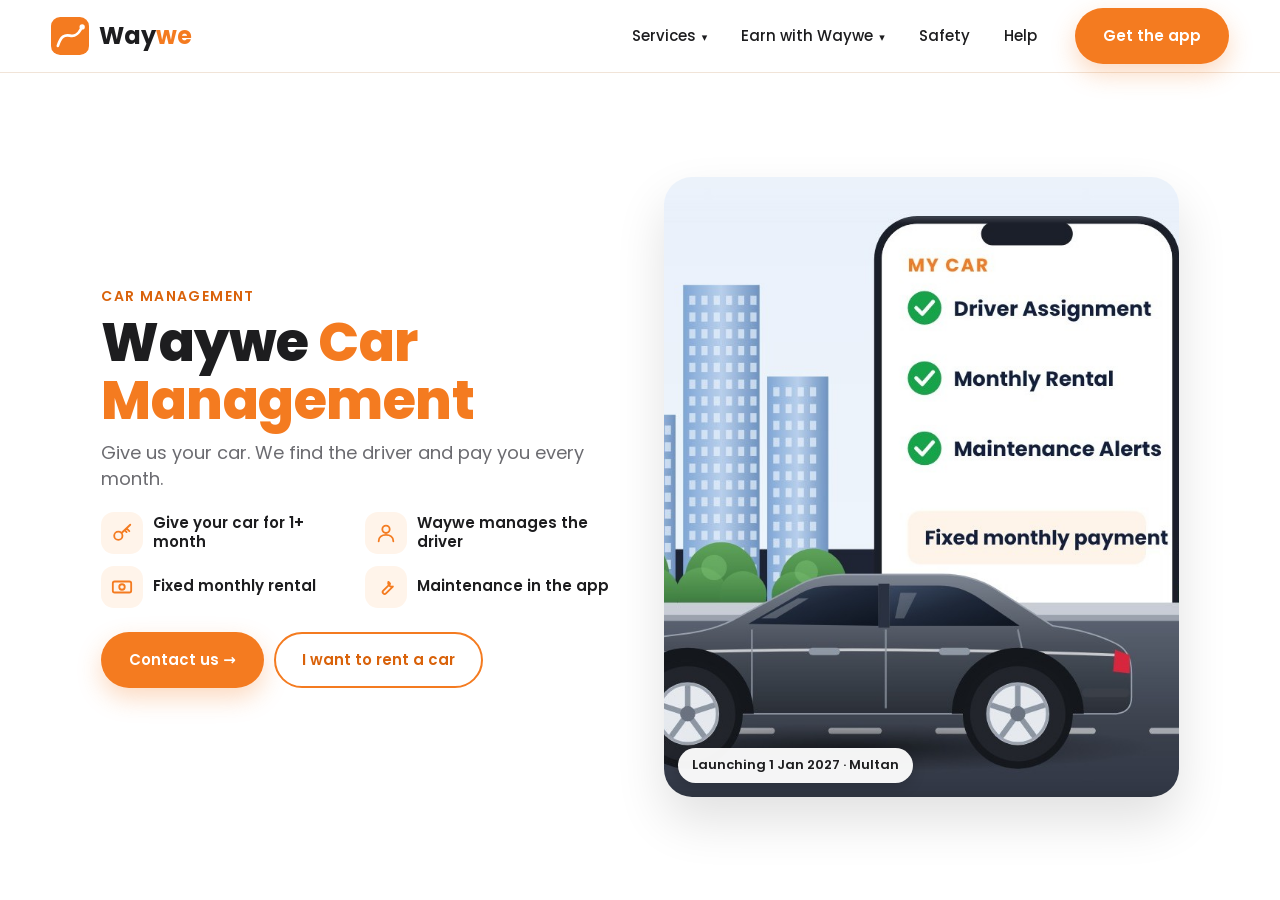
<file: car-owners/index.html>
<!DOCTYPE html>
<html lang="en">
<head>
<meta charset="UTF-8">
<meta name="viewport" content="width=device-width, initial-scale=1.0">
<title>Waywe Car Management | Give your car, earn monthly</title>
<meta name="description" content="Give your car to Waywe for one month or more. Waywe contracts the driver, collects the rent and pays you a fixed monthly rental.">
<link rel="canonical" href="https://mywaywe.com/car-owners/">
<meta property="og:url" content="https://mywaywe.com/car-owners/">
<meta property="og:title" content="Waywe Car Management | Give your car, earn monthly">
<meta property="og:description" content="Give your car to Waywe for one month or more. Waywe contracts the driver, collects the rent and pays you a fixed monthly rental.">
<meta property="og:image" content="https://mywaywe.com/img/rides.svg">
<link rel="icon" href="data:image/svg+xml,%3Csvg xmlns='http://www.w3.org/2000/svg' viewBox='0 0 100 100'%3E%3Crect width='100' height='100' rx='24' fill='%23F47B20'/%3E%3Cpath d='M18 76 C26 50 36 46 50 49 C62 52 70 48 80 30' stroke='%23fff' stroke-width='7' fill='none' stroke-linecap='round'/%3E%3Ccircle cx='82' cy='26' r='7' fill='%23fff'/%3E%3C/svg%3E">
<link rel="preconnect" href="https://fonts.googleapis.com">
<link href="https://fonts.googleapis.com/css2?family=Poppins:wght@400;500;600;700;800&display=swap" rel="stylesheet">
<link rel="stylesheet" href="/css/site.css?v=16">
</head>
<body>
<header class="top">
 <div class="wrap nav">
  <a href="/" class="brand" aria-label="Waywe home"><svg width="38" height="38" viewBox="0 0 100 100" aria-hidden="true"><rect width="100" height="100" rx="24" fill="#F47B20"/><path d="M18 76 C26 50 36 46 50 49 C62 52 70 48 80 30" stroke="#fff" stroke-width="7" fill="none" stroke-linecap="round"/><circle cx="82" cy="26" r="7" fill="#fff"/></svg><b>Way<span>we</span></b></a>
  <nav class="menu" id="menu" aria-label="Main">
   <div class="dd"><button class="dd-btn" aria-expanded="false">Services <i>▾</i></button>
    <div class="dd-list">
     <a href="/rides/"><b>Short Rides</b><span>General &amp; women-only rides</span></a>
     <a href="/pick-drop/"><b>Pick &amp; Drop</b><span>School, college &amp; office, monthly</span></a>
     <a href="/car-owners/"><b>Car Management</b><span>Your car. Our care.</span></a>
    </div></div>
   <div class="dd"><button class="dd-btn" aria-expanded="false">Earn with Waywe <i>▾</i></button>
    <div class="dd-list">
     <a href="/drive/"><b>Drive with Waywe</b><span>Bike, rickshaw, car or van</span></a>
     <a href="/drive/#women"><b>Women drivers</b><span>Earn by driving women passengers</span></a>
     <a href="/rent-a-car/"><b>Rent a car to drive</b><span>No car? Rent one from Waywe</span></a>
     <a href="/car-owners/"><b>Car owners</b><span>Monthly earnings from your car</span></a>
    </div></div>
   <a href="/safety/">Safety</a>
   <a href="/#faq">Help</a>
  </nav>
  <a href="#get-app" class="btn btn-o nav-cta">Get the app</a>
  <button class="burger" aria-label="Open menu" aria-controls="menu" aria-expanded="false">☰</button>
 </div>
</header>
<main class="svc1">
 <div class="svc1-pic"><img src="/img/photo-cars.jpg?v=16" alt="Car managed by Waywe" fetchpriority="high"><span class="svc1-badge">Launching 1 Jan 2027 · Multan</span></div>
 <div class="svc1-txt">
  <p class="svc1-tag">Car Management</p>
  <h1>Waywe <mark>Car Management</mark></h1>
  <p class="svc1-sub">Give us your car. We find the driver and pay you every month.</p>
  <ul class="svc1-list"><li><span class="fi"><svg viewBox="0 0 24 24" width="22" height="22" fill="none" stroke="currentColor" stroke-width="2" stroke-linecap="round" stroke-linejoin="round" aria-hidden="true"><circle cx="8" cy="15" r="4.5"/><path d="M11.5 12L21 3M17 7l3 3M15 9l2 2"/></svg></span><span>Give your car for 1+ month</span></li><li><span class="fi"><svg viewBox="0 0 24 24" width="22" height="22" fill="none" stroke="currentColor" stroke-width="2" stroke-linecap="round" stroke-linejoin="round" aria-hidden="true"><circle cx="12" cy="8" r="4"/><path d="M4 21c0-4.4 3.6-7 8-7s8 2.6 8 7"/></svg></span><span>Waywe manages the driver</span></li><li><span class="fi"><svg viewBox="0 0 24 24" width="22" height="22" fill="none" stroke="currentColor" stroke-width="2" stroke-linecap="round" stroke-linejoin="round" aria-hidden="true"><rect x="2" y="6" width="20" height="12" rx="2"/><circle cx="12" cy="12" r="3"/></svg></span><span>Fixed monthly rental</span></li><li><span class="fi"><svg viewBox="0 0 24 24" width="22" height="22" fill="none" stroke="currentColor" stroke-width="2" stroke-linecap="round" stroke-linejoin="round" aria-hidden="true"><path d="M14.5 6.5a4 4 0 0 0 5 5L12 19a2.1 2.1 0 0 1-3-3l7.5-7.5a4 4 0 0 0-2-2z"/></svg></span><span>Maintenance in the app</span></li></ul>
  <div class="svc1-cta"><a href="mailto:admin@mywaywe.com?subject=Car%20owner" class="btn btn-o">Contact us →</a><a href="/rent-a-car/" class="btn btn-l">I want to rent a car</a></div>
 </div>
</main>
<script src="/js/site.js?v=16" defer></script>
</body>
</html>
</file>
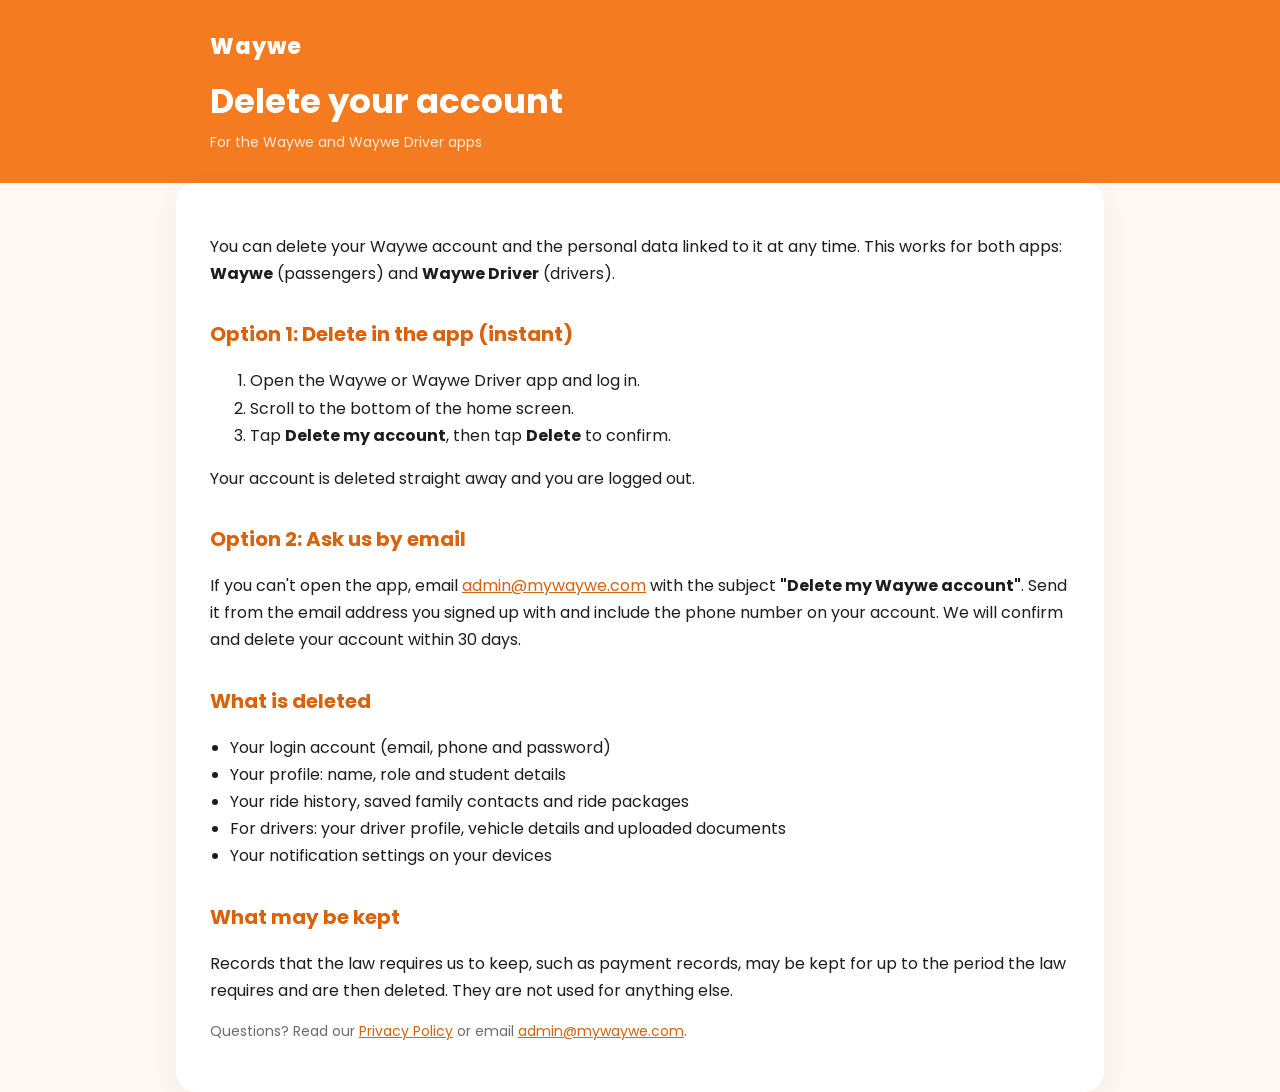
<file: delete-account/index.html>
<!DOCTYPE html>
<html lang="en">
<head>
<meta charset="UTF-8">
<meta name="viewport" content="width=device-width, initial-scale=1.0">
<title>Delete your account | Waywe</title>
<meta name="description" content="How to delete your Waywe or Waywe Driver account and personal data.">
<link rel="canonical" href="https://mywaywe.com/delete-account/">
<link rel="icon" href="data:image/svg+xml,%3Csvg xmlns='http://www.w3.org/2000/svg' viewBox='0 0 100 100'%3E%3Crect width='100' height='100' rx='24' fill='%23F47B20'/%3E%3Cpath d='M18 76 C26 50 36 46 50 49 C62 52 70 48 80 30' stroke='white' stroke-width='7' fill='none' stroke-linecap='round'/%3E%3Ccircle cx='82' cy='27' r='9' fill='white'/%3E%3C/svg%3E">
<link href="https://fonts.googleapis.com/css2?family=Poppins:wght@400;600;800&display=swap" rel="stylesheet">
<style>
body{font-family:'Poppins',system-ui,sans-serif;color:#1D1D1F;background:#FFF8F2;margin:0;line-height:1.7}
header{background:#F47B20;color:#fff;padding:28px 0}
.wrap{width:min(860px,90%);margin:auto}
header a{color:#fff;text-decoration:none;font-weight:800;font-size:22px;letter-spacing:1px}
h1{font-size:34px;margin:8px 0 0}
main{background:#fff;border-radius:20px;padding:34px;margin:-10px auto 50px;box-shadow:0 10px 30px rgba(0,0,0,.05)}
h2{font-size:20px;margin:30px 0 8px;color:#D9620A}
ul{padding-left:20px}
.muted{color:#6B6B70;font-size:14px}
a{color:#D9620A}
</style>
</head>
<body>
<header><div class="wrap"><a href="/">Waywe</a><h1>Delete your account</h1><p class="muted" style="color:#FFE9D6;margin:0">For the Waywe and Waywe Driver apps</p></div></header>
<main class="wrap">
<p>You can delete your Waywe account and the personal data linked to it at any time. This works for both apps: <b>Waywe</b> (passengers) and <b>Waywe Driver</b> (drivers).</p>

<h2>Option 1: Delete in the app (instant)</h2>
<ol>
<li>Open the Waywe or Waywe Driver app and log in.</li>
<li>Scroll to the bottom of the home screen.</li>
<li>Tap <b>Delete my account</b>, then tap <b>Delete</b> to confirm.</li>
</ol>
<p>Your account is deleted straight away and you are logged out.</p>

<h2>Option 2: Ask us by email</h2>
<p>If you can't open the app, email <a href="mailto:admin@mywaywe.com?subject=Delete%20my%20Waywe%20account">admin@mywaywe.com</a> with the subject <b>"Delete my Waywe account"</b>. Send it from the email address you signed up with and include the phone number on your account. We will confirm and delete your account within 30 days.</p>

<h2>What is deleted</h2>
<ul>
<li>Your login account (email, phone and password)</li>
<li>Your profile: name, role and student details</li>
<li>Your ride history, saved family contacts and ride packages</li>
<li>For drivers: your driver profile, vehicle details and uploaded documents</li>
<li>Your notification settings on your devices</li>
</ul>

<h2>What may be kept</h2>
<p>Records that the law requires us to keep, such as payment records, may be kept for up to the period the law requires and are then deleted. They are not used for anything else.</p>

<p class="muted">Questions? Read our <a href="/privacy/">Privacy Policy</a> or email <a href="mailto:admin@mywaywe.com">admin@mywaywe.com</a>.</p>
</main>
</body>
</html>
</file>
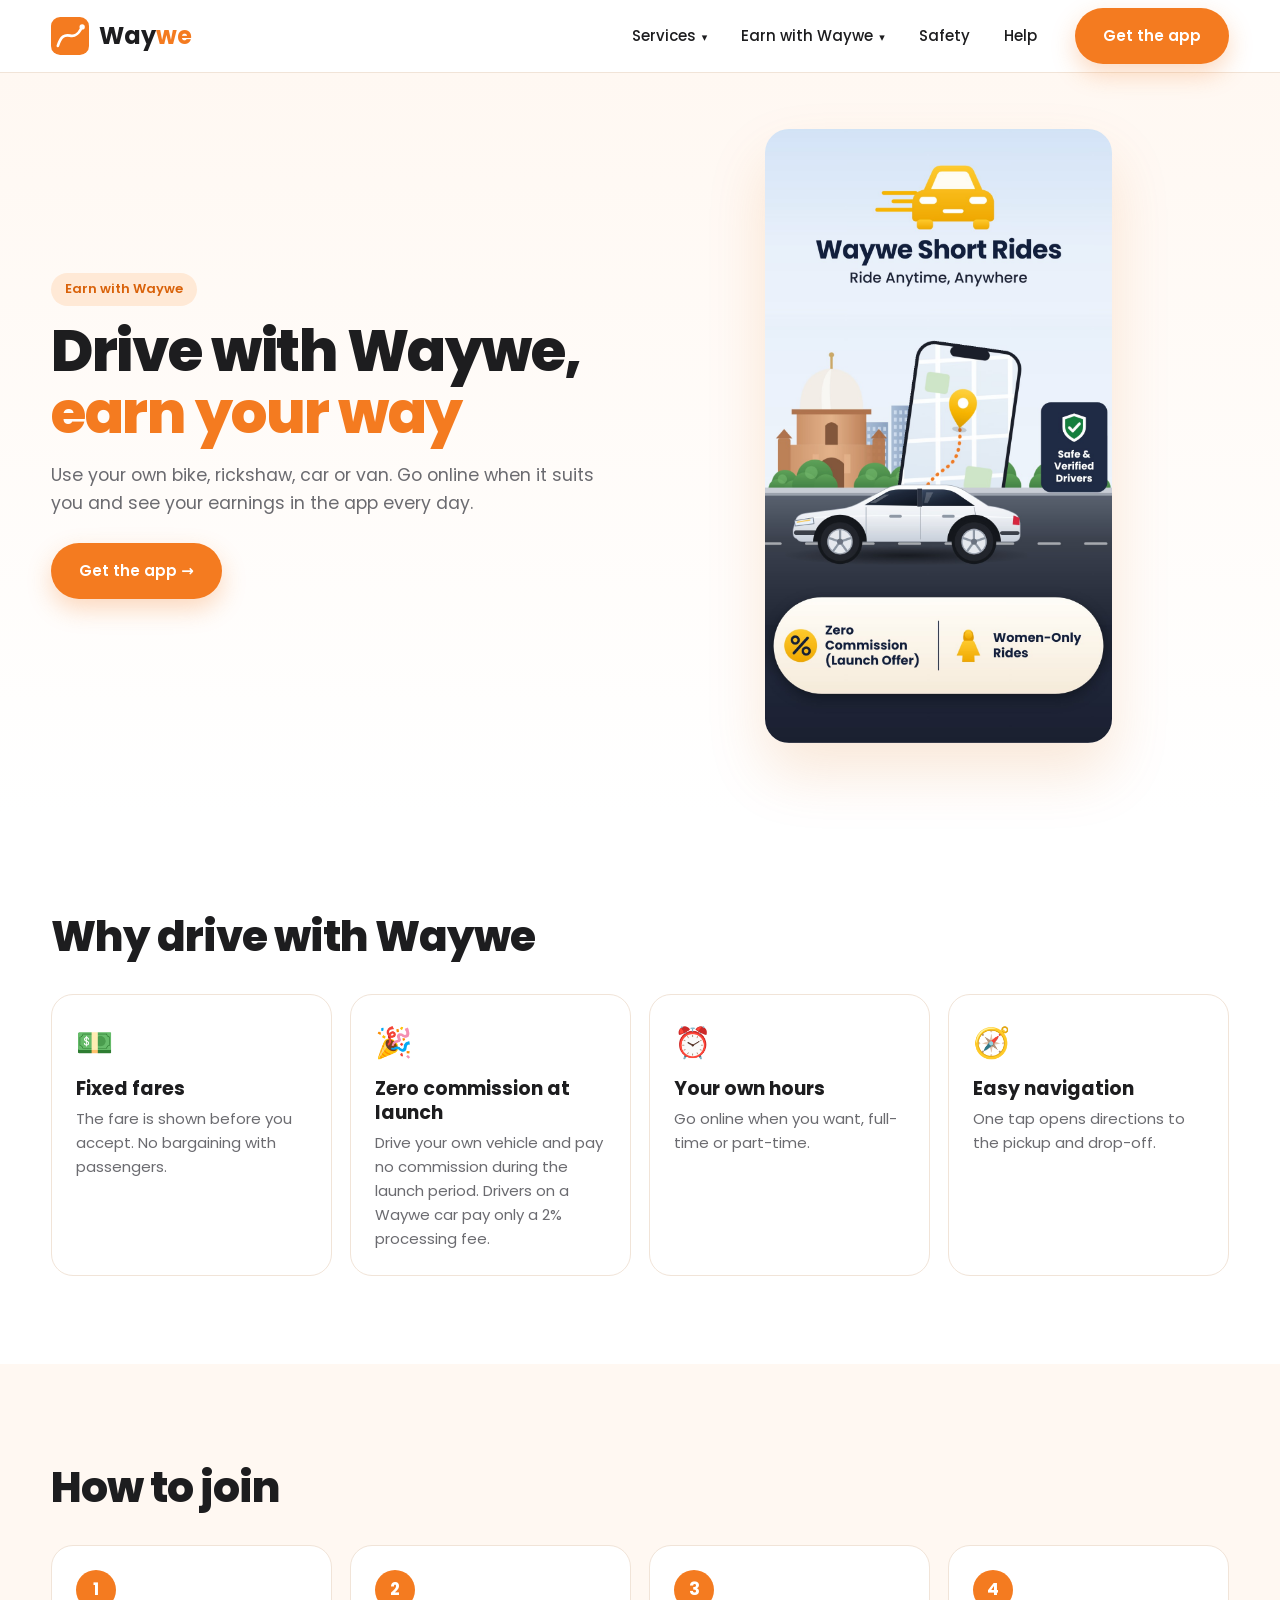
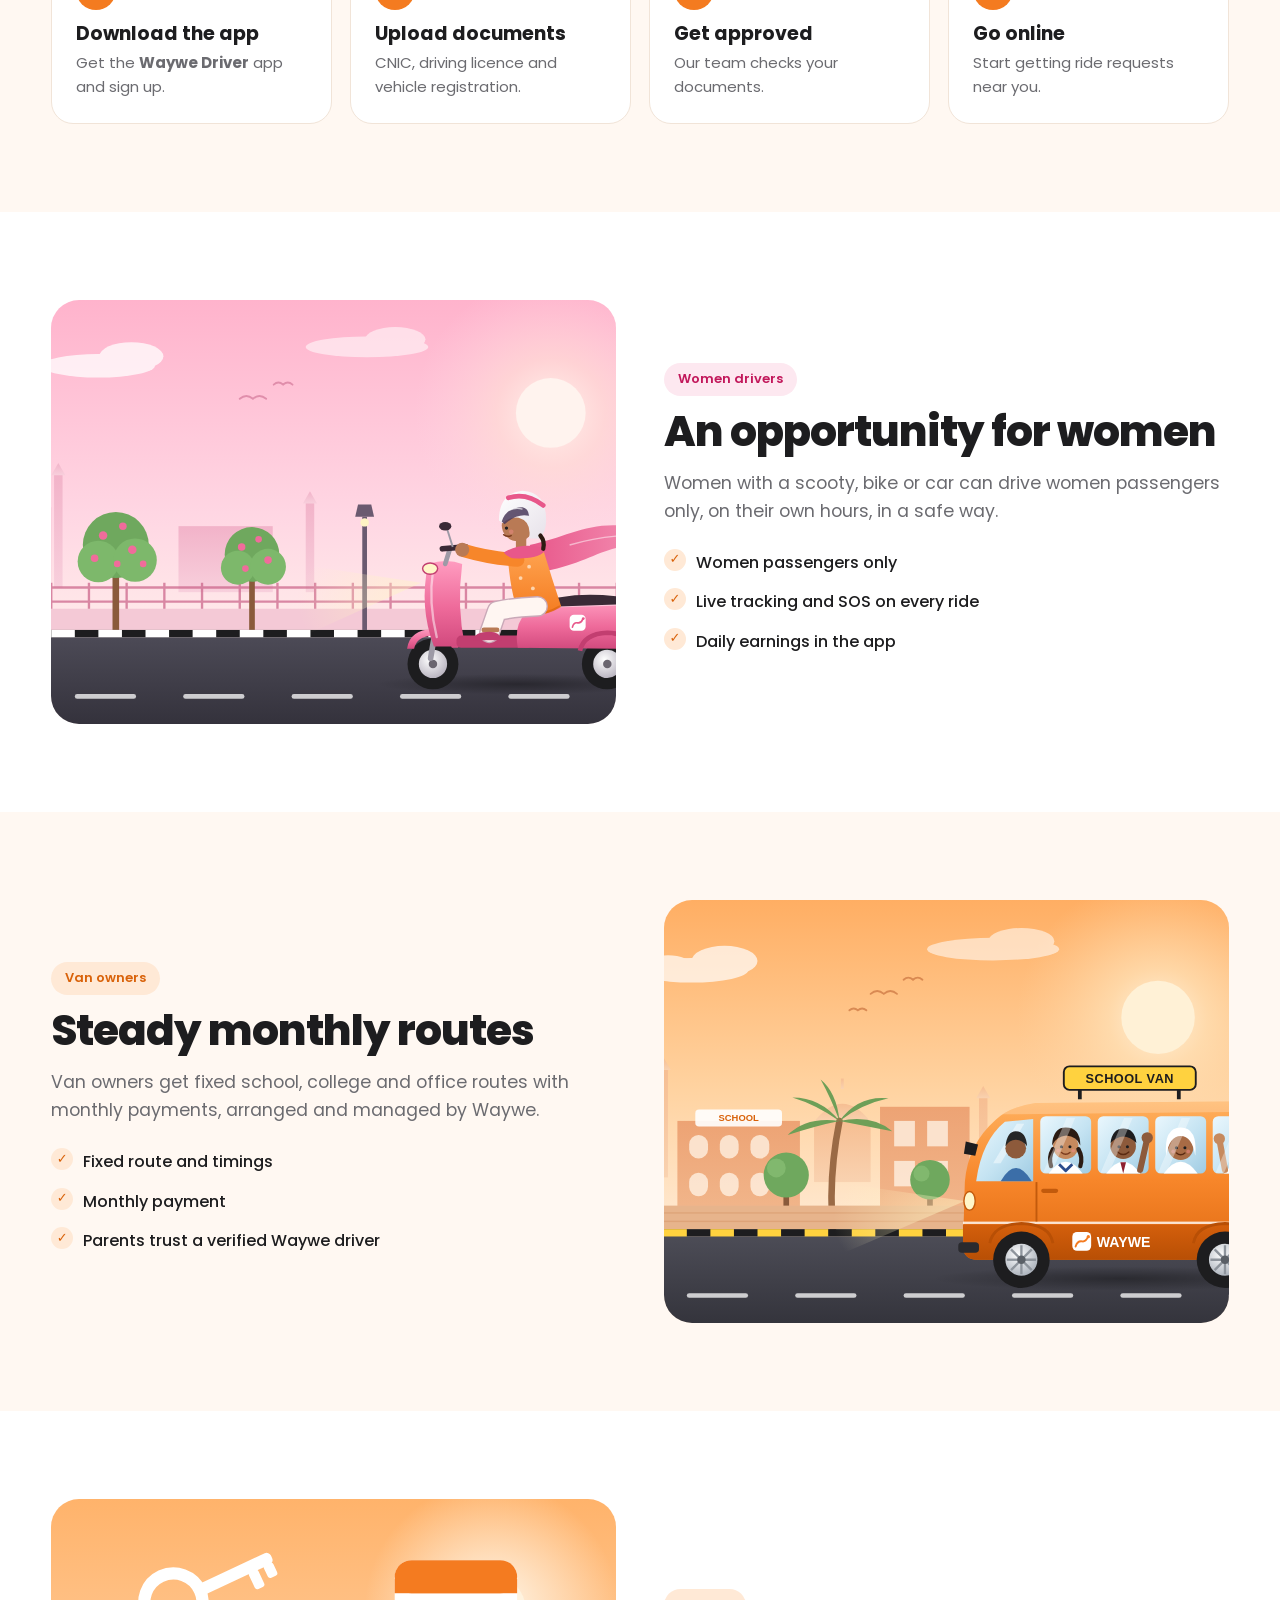
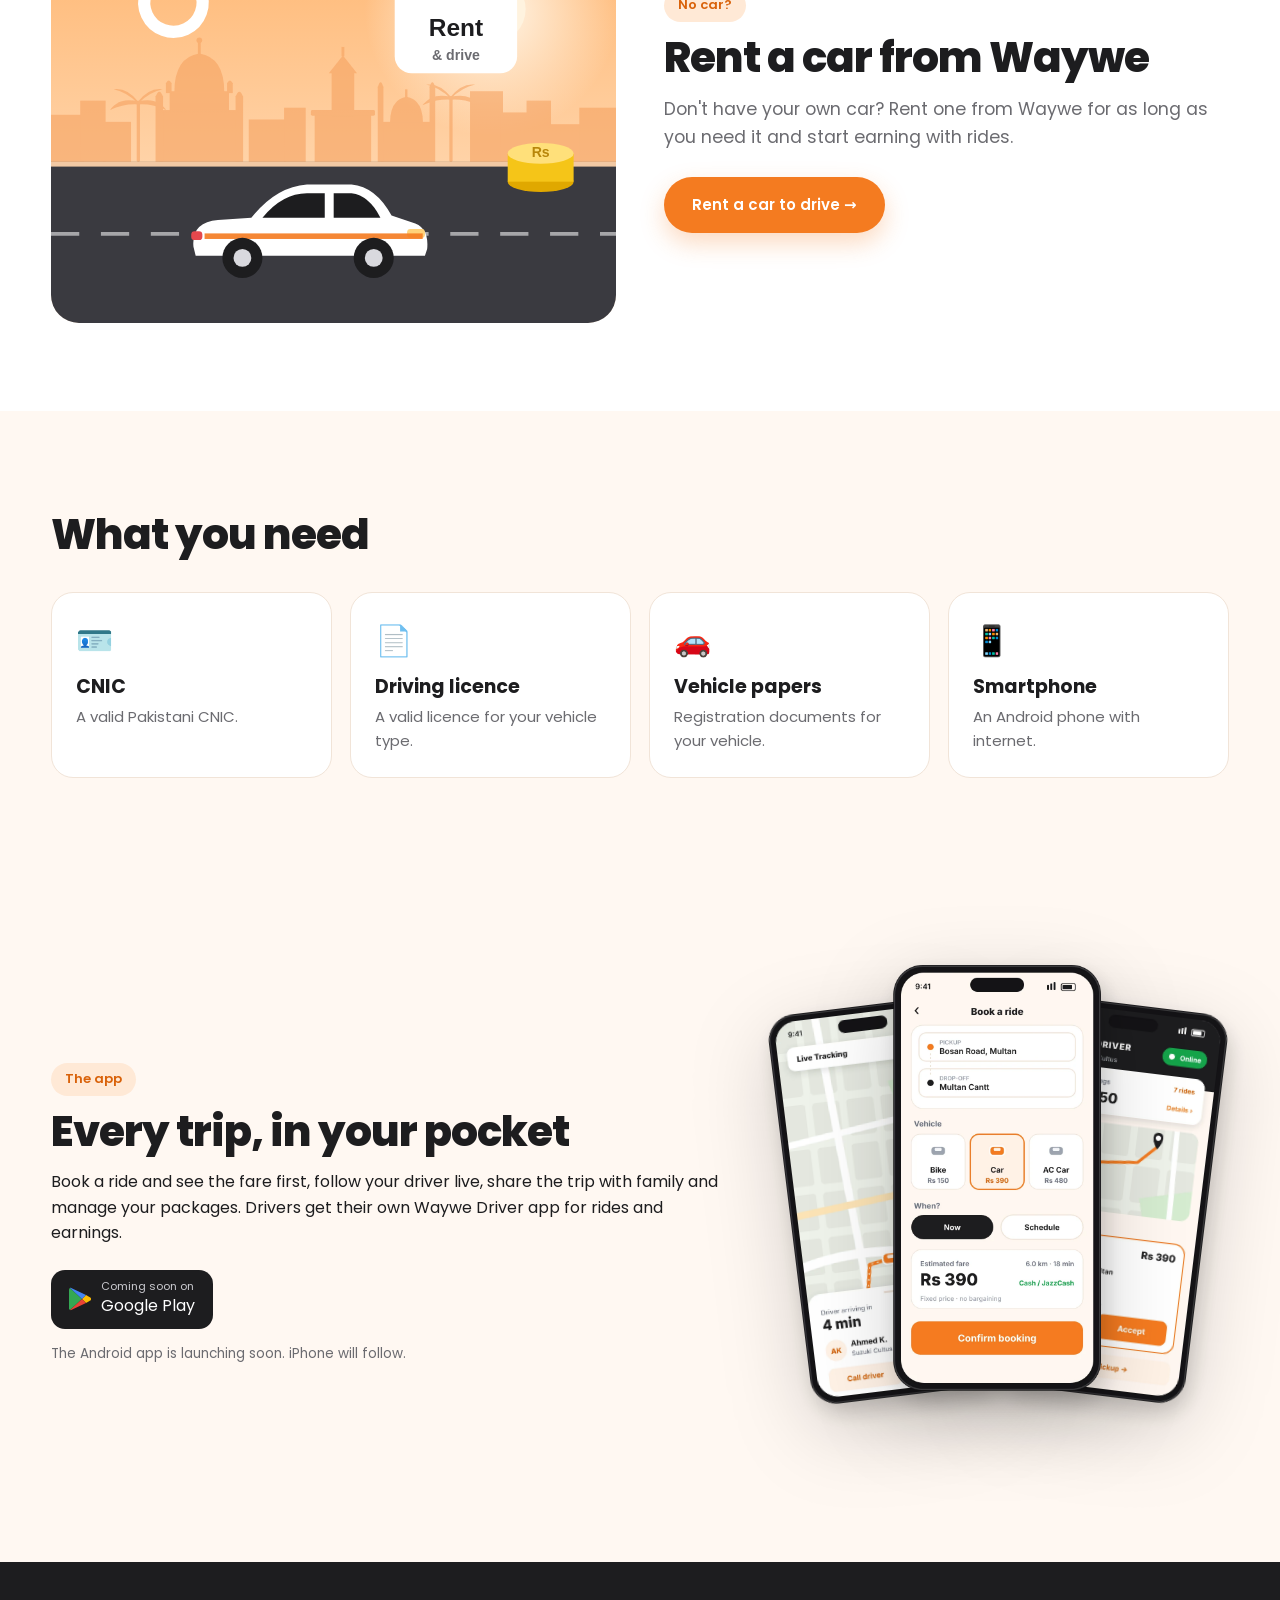
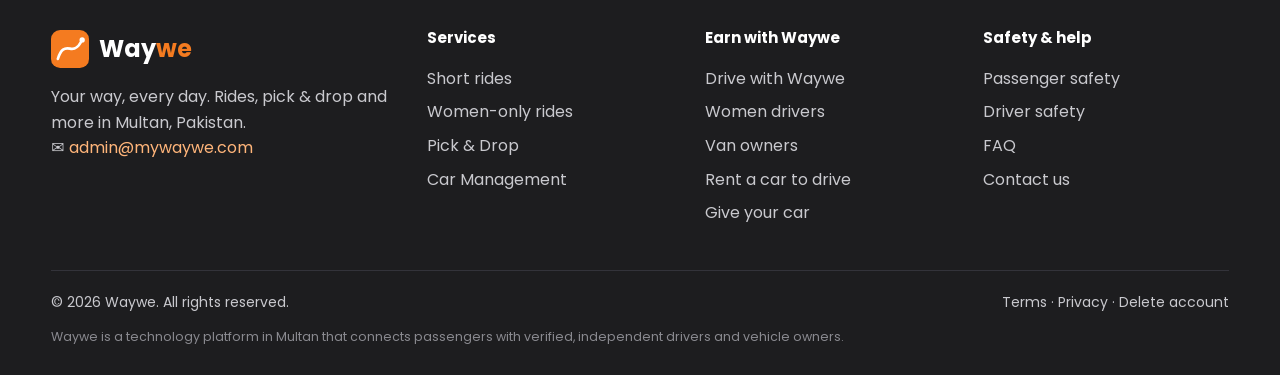
<file: drive/index.html>
<!DOCTYPE html>
<html lang="en">
<head>
<meta charset="UTF-8">
<meta name="viewport" content="width=device-width, initial-scale=1.0">
<title>Drive with Waywe | Earn in Multan</title>
<meta name="description" content="Earn with your bike, rickshaw, car or van in Multan. Women drivers welcome.">
<link rel="canonical" href="https://mywaywe.com/drive/">
<meta property="og:url" content="https://mywaywe.com/drive/">
<meta property="og:title" content="Drive with Waywe | Earn in Multan">
<meta property="og:description" content="Earn with your bike, rickshaw, car or van in Multan. Women drivers welcome.">
<meta property="og:image" content="https://mywaywe.com/img/rides.svg">
<link rel="icon" href="data:image/svg+xml,%3Csvg xmlns='http://www.w3.org/2000/svg' viewBox='0 0 100 100'%3E%3Crect width='100' height='100' rx='24' fill='%23F47B20'/%3E%3Cpath d='M18 76 C26 50 36 46 50 49 C62 52 70 48 80 30' stroke='%23fff' stroke-width='7' fill='none' stroke-linecap='round'/%3E%3Ccircle cx='82' cy='26' r='7' fill='%23fff'/%3E%3C/svg%3E">
<link rel="preconnect" href="https://fonts.googleapis.com">
<link href="https://fonts.googleapis.com/css2?family=Poppins:wght@400;500;600;700;800&display=swap" rel="stylesheet">
<link rel="stylesheet" href="/css/site.css?v=16">
</head>
<body>
<header class="top">
 <div class="wrap nav">
  <a href="/" class="brand" aria-label="Waywe home"><svg width="38" height="38" viewBox="0 0 100 100" aria-hidden="true"><rect width="100" height="100" rx="24" fill="#F47B20"/><path d="M18 76 C26 50 36 46 50 49 C62 52 70 48 80 30" stroke="#fff" stroke-width="7" fill="none" stroke-linecap="round"/><circle cx="82" cy="26" r="7" fill="#fff"/></svg><b>Way<span>we</span></b></a>
  <nav class="menu" id="menu" aria-label="Main">
   <div class="dd"><button class="dd-btn" aria-expanded="false">Services <i>▾</i></button>
    <div class="dd-list">
     <a href="/rides/"><b>Short Rides</b><span>General &amp; women-only rides</span></a>
     <a href="/pick-drop/"><b>Pick &amp; Drop</b><span>School, college &amp; office, monthly</span></a>
     <a href="/car-owners/"><b>Car Management</b><span>Your car. Our care.</span></a>
    </div></div>
   <div class="dd"><button class="dd-btn" aria-expanded="false">Earn with Waywe <i>▾</i></button>
    <div class="dd-list">
     <a href="/drive/"><b>Drive with Waywe</b><span>Bike, rickshaw, car or van</span></a>
     <a href="/drive/#women"><b>Women drivers</b><span>Earn by driving women passengers</span></a>
     <a href="/rent-a-car/"><b>Rent a car to drive</b><span>No car? Rent one from Waywe</span></a>
     <a href="/car-owners/"><b>Car owners</b><span>Monthly earnings from your car</span></a>
    </div></div>
   <a href="/safety/">Safety</a>
   <a href="/#faq">Help</a>
  </nav>
  <a href="#get-app" class="btn btn-o nav-cta">Get the app</a>
  <button class="burger" aria-label="Open menu" aria-controls="menu" aria-expanded="false">☰</button>
 </div>
</header>
<section class="p-hero">
 <div class="wrap p-hero-grid">
  <div>
   <span class="tag">Earn with Waywe</span>
   <h1>Drive with Waywe, <mark>earn your way</mark></h1>
   <p class="lead">Use your own bike, rickshaw, car or van. Go online when it suits you and see your earnings in the app every day.</p>
   <div class="ctas"><a href="#get-app" class="btn btn-o">Get the app →</a></div>
  </div>
  <div class="p-hero-art card"><img src="/img/card-rides.jpg?v=16" alt="Waywe Short Rides" width="350" height="614"></div>
 </div>
</section>
<section><div class="wrap">
 <h2 class="sec-title">Why drive with Waywe</h2>
 <div class="feat-grid c4"><div class="feat"><i>💵</i><h3>Fixed fares</h3><p>The fare is shown before you accept. No bargaining with passengers.</p></div><div class="feat"><i>🎉</i><h3>Zero commission at launch</h3><p>Drive your own vehicle and pay no commission during the launch period. Drivers on a Waywe car pay only a 2% processing fee.</p></div><div class="feat"><i>⏰</i><h3>Your own hours</h3><p>Go online when you want, full-time or part-time.</p></div><div class="feat"><i>🧭</i><h3>Easy navigation</h3><p>One tap opens directions to the pickup and drop-off.</p></div></div>
</div></section>
<section class="soft"><div class="wrap">
 <h2 class="sec-title">How to join</h2>
 <div class="steps"><div class="step"><b>1</b><h3>Download the app</h3><p>Get the <b>Waywe Driver</b> app and sign up.</p></div><div class="step"><b>2</b><h3>Upload documents</h3><p>CNIC, driving licence and vehicle registration.</p></div><div class="step"><b>3</b><h3>Get approved</h3><p>Our team checks your documents.</p></div><div class="step"><b>4</b><h3>Go online</h3><p>Start getting ride requests near you.</p></div></div>
</div></section>
<section id="women"><div class="wrap split">
 <div class="split-art pink-bg"><img src="/img/scooty.svg?v=16" alt="Illustration: woman driver on a pink scooty" loading="lazy" width="1600" height="900"></div>
 <div><span class="tag pink">Women drivers</span><h2>An opportunity for women</h2>
  <p class="lead">Women with a scooty, bike or car can drive women passengers only, on their own hours, in a safe way.</p>
  <ul class="ticks"><li>Women passengers only</li><li>Live tracking and SOS on every ride</li><li>Daily earnings in the app</li></ul></div>
</div></section>
<section class="soft" id="van"><div class="wrap split rev">
 <div><span class="tag">Van owners</span><h2>Steady monthly routes</h2>
  <p class="lead">Van owners get fixed school, college and office routes with monthly payments, arranged and managed by Waywe.</p>
  <ul class="ticks"><li>Fixed route and timings</li><li>Monthly payment</li><li>Parents trust a verified Waywe driver</li></ul></div>
 <div class="split-art"><img src="/img/van.svg?v=16" alt="Illustration: the Waywe van" loading="lazy" width="1600" height="900"></div>
</div></section>
<section id="rent"><div class="wrap split">
 <div class="split-art"><img src="/img/rent.svg?v=16" alt="Illustration: a car with a key, ready to rent" loading="lazy" width="1200" height="900"></div>
 <div><span class="tag">No car?</span><h2>Rent a car from Waywe</h2>
  <p class="lead">Don't have your own car? Rent one from Waywe for as long as you need it and start earning with rides.</p>
  <div class="ctas"><a href="/rent-a-car/" class="btn btn-o">Rent a car to drive →</a></div></div>
</div></section>
<section class="soft"><div class="wrap">
 <h2 class="sec-title">What you need</h2>
 <div class="feat-grid c4"><div class="feat"><i>🪪</i><h3>CNIC</h3><p>A valid Pakistani CNIC.</p></div><div class="feat"><i>📄</i><h3>Driving licence</h3><p>A valid licence for your vehicle type.</p></div><div class="feat"><i>🚗</i><h3>Vehicle papers</h3><p>Registration documents for your vehicle.</p></div><div class="feat"><i>📱</i><h3>Smartphone</h3><p>An Android phone with internet.</p></div></div>
</div></section>
<section class="app-band" id="get-app">
 <div class="wrap app-grid">
  <div>
   <span class="tag">The app</span><h2>Every trip, in your pocket</h2>
   <p>Book a ride and see the fare first, follow your driver live, share the trip with family and manage your packages. Drivers get their own Waywe Driver app for rides and earnings.</p>
   <div class="stores"><span class="store" aria-label="Coming soon on Google Play"><svg width="22" height="24" viewBox="0 0 22 24" aria-hidden="true"><path d="M1 1l12 11L1 23c-.6-.3-1-1-1-1.7V2.7C0 2 .4 1.3 1 1z" fill="#34A853"/><path d="M17 8l-4 4 4 4 4.3-2.4c1-.6 1-2.6 0-3.2z" fill="#FBBC04"/><path d="M1 1c.3-.2.8-.2 1.2 0L17 8l-4 4z" fill="#4285F4"/><path d="M13 12l4 4-14.8 7c-.4.2-.9.2-1.2 0z" fill="#EA4335"/></svg><span><small>Coming soon on</small>Google Play</span></span></div>
   <p class="small">The Android app is launching soon. iPhone will follow.</p>
  </div>
  <div class="app-shots">
   <img src="/img/app-map.webp?v=16" alt="Waywe app: live map tracking the driver" class="shot s1" width="390" height="730" loading="lazy">
   <img src="/img/app-book.webp?v=16" alt="Waywe app: booking a ride with the fare shown first" class="shot s2" width="390" height="730" loading="lazy">
   <img src="/img/app-driver.webp?v=16" alt="Waywe Driver app: earnings and ride requests" class="shot s3" width="390" height="730" loading="lazy">
  </div>
 </div>
</section>
<footer>
 <div class="wrap f-grid">
  <div class="f-brand">
   <a href="/" class="brand"><svg width="38" height="38" viewBox="0 0 100 100" aria-hidden="true"><rect width="100" height="100" rx="24" fill="#F47B20"/><path d="M18 76 C26 50 36 46 50 49 C62 52 70 48 80 30" stroke="#fff" stroke-width="7" fill="none" stroke-linecap="round"/><circle cx="82" cy="26" r="7" fill="#fff"/></svg><b>Way<span>we</span></b></a>
   <p>Your way, every day. Rides, pick &amp; drop and more in Multan, Pakistan.</p>
   <p class="f-mail">✉️ <a href="mailto:admin@mywaywe.com">admin@mywaywe.com</a></p>
  </div>
  <div><h4>Services</h4><a href="/rides/">Short rides</a><a href="/rides/#women">Women-only rides</a><a href="/pick-drop/">Pick &amp; Drop</a><a href="/car-owners/">Car Management</a></div>
  <div><h4>Earn with Waywe</h4><a href="/drive/">Drive with Waywe</a><a href="/drive/#women">Women drivers</a><a href="/drive/#van">Van owners</a><a href="/rent-a-car/">Rent a car to drive</a><a href="/car-owners/">Give your car</a></div>
  <div><h4>Safety &amp; help</h4><a href="/safety/">Passenger safety</a><a href="/safety/#drivers">Driver safety</a><a href="/#faq">FAQ</a><a href="mailto:admin@mywaywe.com">Contact us</a></div>
 </div>
 <div class="wrap f-bottom">
  <span>© <span id="yr"></span> Waywe. All rights reserved.</span>
  <span><a href="/terms/">Terms</a> · <a href="/privacy/">Privacy</a> · <a href="/delete-account/">Delete account</a></span>
 </div>
 <p class="wrap f-note">Waywe is a technology platform in Multan that connects passengers with verified, independent drivers and vehicle owners.</p>
</footer>
<script src="/js/site.js?v=16" defer></script>
</body>
</html>
</file>
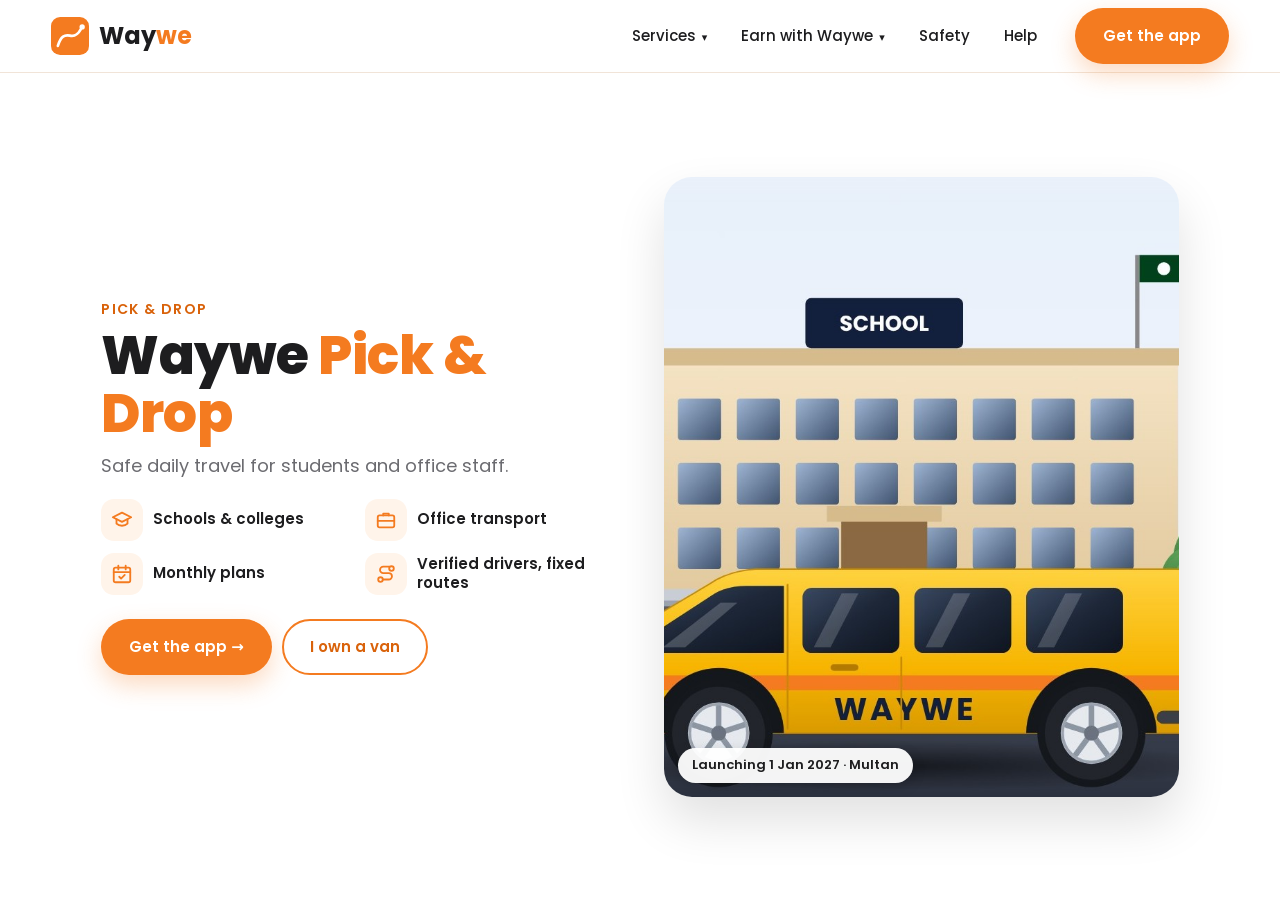
<file: pick-drop/index.html>
<!DOCTYPE html>
<html lang="en">
<head>
<meta charset="UTF-8">
<meta name="viewport" content="width=device-width, initial-scale=1.0">
<title>Waywe Pick & Drop | Schools, colleges & offices in Multan</title>
<meta name="description" content="Safe daily pick and drop for schools, colleges and offices in Multan, on monthly plans.">
<link rel="canonical" href="https://mywaywe.com/pick-drop/">
<meta property="og:url" content="https://mywaywe.com/pick-drop/">
<meta property="og:title" content="Waywe Pick & Drop | Schools, colleges & offices in Multan">
<meta property="og:description" content="Safe daily pick and drop for schools, colleges and offices in Multan, on monthly plans.">
<meta property="og:image" content="https://mywaywe.com/img/rides.svg">
<link rel="icon" href="data:image/svg+xml,%3Csvg xmlns='http://www.w3.org/2000/svg' viewBox='0 0 100 100'%3E%3Crect width='100' height='100' rx='24' fill='%23F47B20'/%3E%3Cpath d='M18 76 C26 50 36 46 50 49 C62 52 70 48 80 30' stroke='%23fff' stroke-width='7' fill='none' stroke-linecap='round'/%3E%3Ccircle cx='82' cy='26' r='7' fill='%23fff'/%3E%3C/svg%3E">
<link rel="preconnect" href="https://fonts.googleapis.com">
<link href="https://fonts.googleapis.com/css2?family=Poppins:wght@400;500;600;700;800&display=swap" rel="stylesheet">
<link rel="stylesheet" href="/css/site.css?v=16">
</head>
<body>
<header class="top">
 <div class="wrap nav">
  <a href="/" class="brand" aria-label="Waywe home"><svg width="38" height="38" viewBox="0 0 100 100" aria-hidden="true"><rect width="100" height="100" rx="24" fill="#F47B20"/><path d="M18 76 C26 50 36 46 50 49 C62 52 70 48 80 30" stroke="#fff" stroke-width="7" fill="none" stroke-linecap="round"/><circle cx="82" cy="26" r="7" fill="#fff"/></svg><b>Way<span>we</span></b></a>
  <nav class="menu" id="menu" aria-label="Main">
   <div class="dd"><button class="dd-btn" aria-expanded="false">Services <i>▾</i></button>
    <div class="dd-list">
     <a href="/rides/"><b>Short Rides</b><span>General &amp; women-only rides</span></a>
     <a href="/pick-drop/"><b>Pick &amp; Drop</b><span>School, college &amp; office, monthly</span></a>
     <a href="/car-owners/"><b>Car Management</b><span>Your car. Our care.</span></a>
    </div></div>
   <div class="dd"><button class="dd-btn" aria-expanded="false">Earn with Waywe <i>▾</i></button>
    <div class="dd-list">
     <a href="/drive/"><b>Drive with Waywe</b><span>Bike, rickshaw, car or van</span></a>
     <a href="/drive/#women"><b>Women drivers</b><span>Earn by driving women passengers</span></a>
     <a href="/rent-a-car/"><b>Rent a car to drive</b><span>No car? Rent one from Waywe</span></a>
     <a href="/car-owners/"><b>Car owners</b><span>Monthly earnings from your car</span></a>
    </div></div>
   <a href="/safety/">Safety</a>
   <a href="/#faq">Help</a>
  </nav>
  <a href="#get-app" class="btn btn-o nav-cta">Get the app</a>
  <button class="burger" aria-label="Open menu" aria-controls="menu" aria-expanded="false">☰</button>
 </div>
</header>
<main class="svc1">
 <div class="svc1-pic"><img src="/img/photo-pickdrop.jpg?v=16" alt="Waywe Pick &amp; Drop van at a school" fetchpriority="high"><span class="svc1-badge">Launching 1 Jan 2027 · Multan</span></div>
 <div class="svc1-txt">
  <p class="svc1-tag">Pick &amp; Drop</p>
  <h1>Waywe <mark>Pick &amp; Drop</mark></h1>
  <p class="svc1-sub">Safe daily travel for students and office staff.</p>
  <ul class="svc1-list"><li><span class="fi"><svg viewBox="0 0 24 24" width="22" height="22" fill="none" stroke="currentColor" stroke-width="2" stroke-linecap="round" stroke-linejoin="round" aria-hidden="true"><path d="M2 9l10-5 10 5-10 5z"/><path d="M6 11v5c3 3 9 3 12 0v-5"/></svg></span><span>Schools &amp; colleges</span></li><li><span class="fi"><svg viewBox="0 0 24 24" width="22" height="22" fill="none" stroke="currentColor" stroke-width="2" stroke-linecap="round" stroke-linejoin="round" aria-hidden="true"><rect x="3" y="7" width="18" height="13" rx="2"/><path d="M9 7V5h6v2M3 13h18"/></svg></span><span>Office transport</span></li><li><span class="fi"><svg viewBox="0 0 24 24" width="22" height="22" fill="none" stroke="currentColor" stroke-width="2" stroke-linecap="round" stroke-linejoin="round" aria-hidden="true"><rect x="3" y="5" width="18" height="16" rx="2"/><path d="M3 10h18M8 3v4M16 3v4M9 15l2 2 4-4"/></svg></span><span>Monthly plans</span></li><li><span class="fi"><svg viewBox="0 0 24 24" width="22" height="22" fill="none" stroke="currentColor" stroke-width="2" stroke-linecap="round" stroke-linejoin="round" aria-hidden="true"><circle cx="6" cy="18" r="2.5"/><circle cx="18" cy="6" r="2.5"/><path d="M8.5 18H15a3.5 3.5 0 0 0 0-7H9a3.5 3.5 0 0 1 0-7h6.5"/></svg></span><span>Verified drivers, fixed routes</span></li></ul>
  <div class="svc1-cta"><a href="/#get-app" class="btn btn-o">Get the app →</a><a href="/drive/#van" class="btn btn-l">I own a van</a></div>
 </div>
</main>
<script src="/js/site.js?v=16" defer></script>
</body>
</html>
</file>
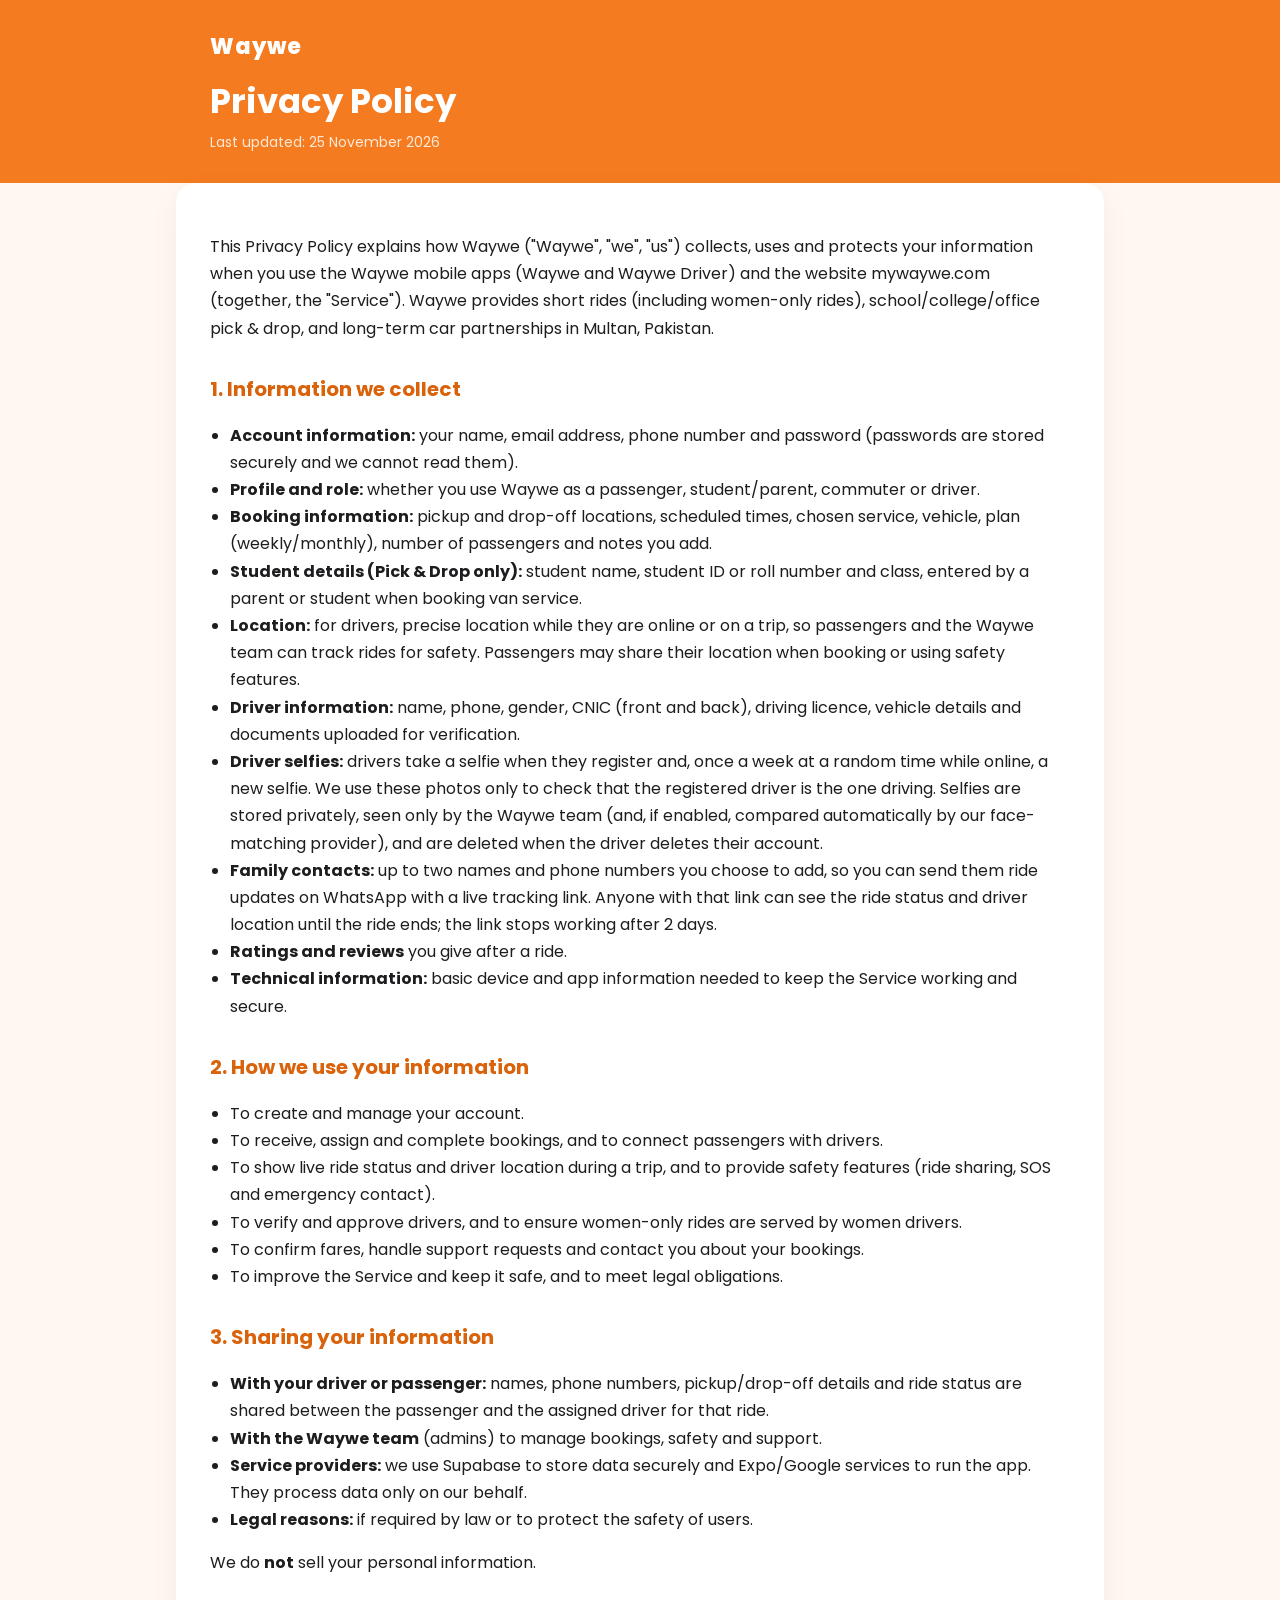
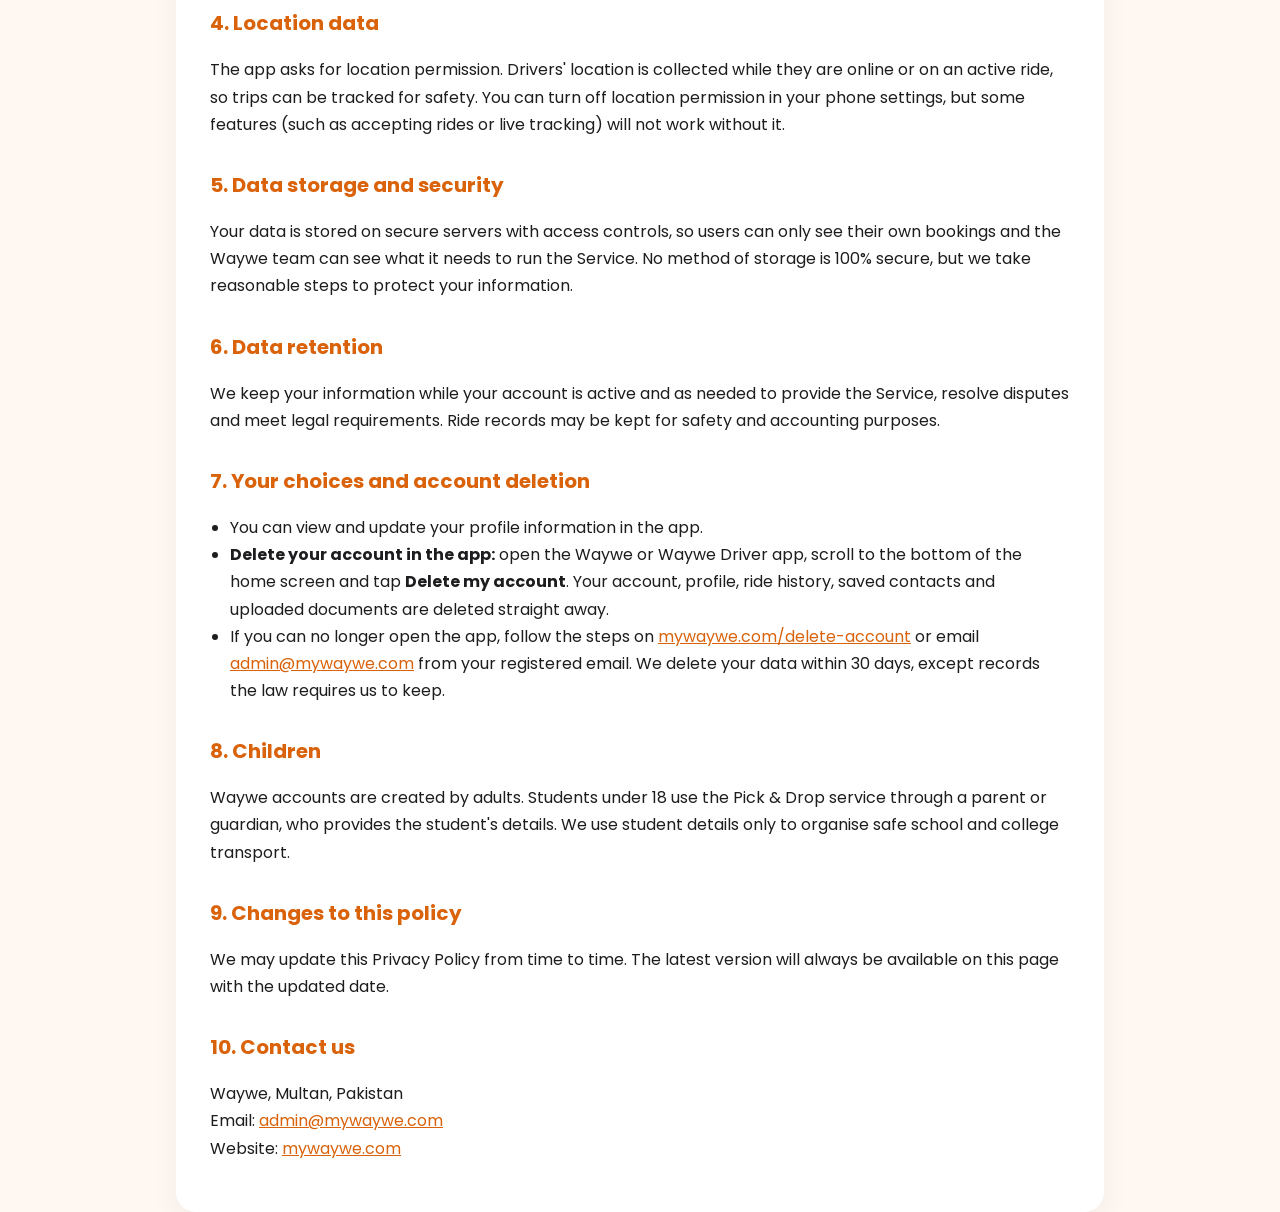
<file: privacy/index.html>
<!DOCTYPE html>
<html lang="en">
<head>
<meta charset="UTF-8">
<meta name="viewport" content="width=device-width, initial-scale=1.0">
<title>Privacy Policy | Waywe</title>
<meta name="description" content="Privacy Policy for the Waywe app and mywaywe.com.">
<link rel="canonical" href="https://mywaywe.com/privacy">
<link rel="icon" href="data:image/svg+xml,%3Csvg xmlns='http://www.w3.org/2000/svg' viewBox='0 0 100 100'%3E%3Crect width='100' height='100' rx='24' fill='%23F47B20'/%3E%3Cpath d='M18 76 C26 50 36 46 50 49 C62 52 70 48 80 30' stroke='white' stroke-width='7' fill='none' stroke-linecap='round'/%3E%3Ccircle cx='82' cy='27' r='9' fill='white'/%3E%3C/svg%3E">
<link href="https://fonts.googleapis.com/css2?family=Poppins:wght@400;600;800&display=swap" rel="stylesheet">
<style>
body{font-family:'Poppins',system-ui,sans-serif;color:#1D1D1F;background:#FFF8F2;margin:0;line-height:1.7}
header{background:#F47B20;color:#fff;padding:28px 0}
.wrap{width:min(860px,90%);margin:auto}
header a{color:#fff;text-decoration:none;font-weight:800;font-size:22px;letter-spacing:1px}
h1{font-size:34px;margin:8px 0 0}
main{background:#fff;border-radius:20px;padding:34px;margin:-10px auto 50px;box-shadow:0 10px 30px rgba(0,0,0,.05)}
h2{font-size:20px;margin:30px 0 8px;color:#D9620A}
ul{padding-left:20px}
.muted{color:#6B6B70;font-size:14px}
a{color:#D9620A}
</style>
</head>
<body>
<header><div class="wrap"><a href="/">Waywe</a><h1>Privacy Policy</h1><p class="muted" style="color:#FFE9D6;margin:0">Last updated: 25 November 2026</p></div></header>
<main class="wrap">
<p>This Privacy Policy explains how Waywe ("Waywe", "we", "us") collects, uses and protects your information when you use the Waywe mobile apps (Waywe and Waywe Driver) and the website mywaywe.com (together, the "Service"). Waywe provides short rides (including women-only rides), school/college/office pick &amp; drop, and long-term car partnerships in Multan, Pakistan.</p>

<h2>1. Information we collect</h2>
<ul>
<li><b>Account information:</b> your name, email address, phone number and password (passwords are stored securely and we cannot read them).</li>
<li><b>Profile and role:</b> whether you use Waywe as a passenger, student/parent, commuter or driver.</li>
<li><b>Booking information:</b> pickup and drop-off locations, scheduled times, chosen service, vehicle, plan (weekly/monthly), number of passengers and notes you add.</li>
<li><b>Student details (Pick &amp; Drop only):</b> student name, student ID or roll number and class, entered by a parent or student when booking van service.</li>
<li><b>Location:</b> for drivers, precise location while they are online or on a trip, so passengers and the Waywe team can track rides for safety. Passengers may share their location when booking or using safety features.</li>
<li><b>Driver information:</b> name, phone, gender, CNIC (front and back), driving licence, vehicle details and documents uploaded for verification.</li>
<li><b>Driver selfies:</b> drivers take a selfie when they register and, once a week at a random time while online, a new selfie. We use these photos only to check that the registered driver is the one driving. Selfies are stored privately, seen only by the Waywe team (and, if enabled, compared automatically by our face-matching provider), and are deleted when the driver deletes their account.</li>
<li><b>Family contacts:</b> up to two names and phone numbers you choose to add, so you can send them ride updates on WhatsApp with a live tracking link. Anyone with that link can see the ride status and driver location until the ride ends; the link stops working after 2 days.</li>
<li><b>Ratings and reviews</b> you give after a ride.</li>
<li><b>Technical information:</b> basic device and app information needed to keep the Service working and secure.</li>
</ul>

<h2>2. How we use your information</h2>
<ul>
<li>To create and manage your account.</li>
<li>To receive, assign and complete bookings, and to connect passengers with drivers.</li>
<li>To show live ride status and driver location during a trip, and to provide safety features (ride sharing, SOS and emergency contact).</li>
<li>To verify and approve drivers, and to ensure women-only rides are served by women drivers.</li>
<li>To confirm fares, handle support requests and contact you about your bookings.</li>
<li>To improve the Service and keep it safe, and to meet legal obligations.</li>
</ul>

<h2>3. Sharing your information</h2>
<ul>
<li><b>With your driver or passenger:</b> names, phone numbers, pickup/drop-off details and ride status are shared between the passenger and the assigned driver for that ride.</li>
<li><b>With the Waywe team</b> (admins) to manage bookings, safety and support.</li>
<li><b>Service providers:</b> we use Supabase to store data securely and Expo/Google services to run the app. They process data only on our behalf.</li>
<li><b>Legal reasons:</b> if required by law or to protect the safety of users.</li>
</ul>
<p>We do <b>not</b> sell your personal information.</p>

<h2>4. Location data</h2>
<p>The app asks for location permission. Drivers' location is collected while they are online or on an active ride, so trips can be tracked for safety. You can turn off location permission in your phone settings, but some features (such as accepting rides or live tracking) will not work without it.</p>

<h2>5. Data storage and security</h2>
<p>Your data is stored on secure servers with access controls, so users can only see their own bookings and the Waywe team can see what it needs to run the Service. No method of storage is 100% secure, but we take reasonable steps to protect your information.</p>

<h2>6. Data retention</h2>
<p>We keep your information while your account is active and as needed to provide the Service, resolve disputes and meet legal requirements. Ride records may be kept for safety and accounting purposes.</p>

<h2>7. Your choices and account deletion</h2>
<ul>
<li>You can view and update your profile information in the app.</li>
<li><b>Delete your account in the app:</b> open the Waywe or Waywe Driver app, scroll to the bottom of the home screen and tap <b>Delete my account</b>. Your account, profile, ride history, saved contacts and uploaded documents are deleted straight away.</li>
<li>If you can no longer open the app, follow the steps on <a href="/delete-account/">mywaywe.com/delete-account</a> or email <a href="mailto:admin@mywaywe.com">admin@mywaywe.com</a> from your registered email. We delete your data within 30 days, except records the law requires us to keep.</li>
</ul>

<h2>8. Children</h2>
<p>Waywe accounts are created by adults. Students under 18 use the Pick &amp; Drop service through a parent or guardian, who provides the student's details. We use student details only to organise safe school and college transport.</p>

<h2>9. Changes to this policy</h2>
<p>We may update this Privacy Policy from time to time. The latest version will always be available on this page with the updated date.</p>

<h2>10. Contact us</h2>
<p>Waywe, Multan, Pakistan<br>Email: <a href="mailto:admin@mywaywe.com">admin@mywaywe.com</a><br>Website: <a href="https://mywaywe.com">mywaywe.com</a></p>
</main>
</body>
</html>
</file>
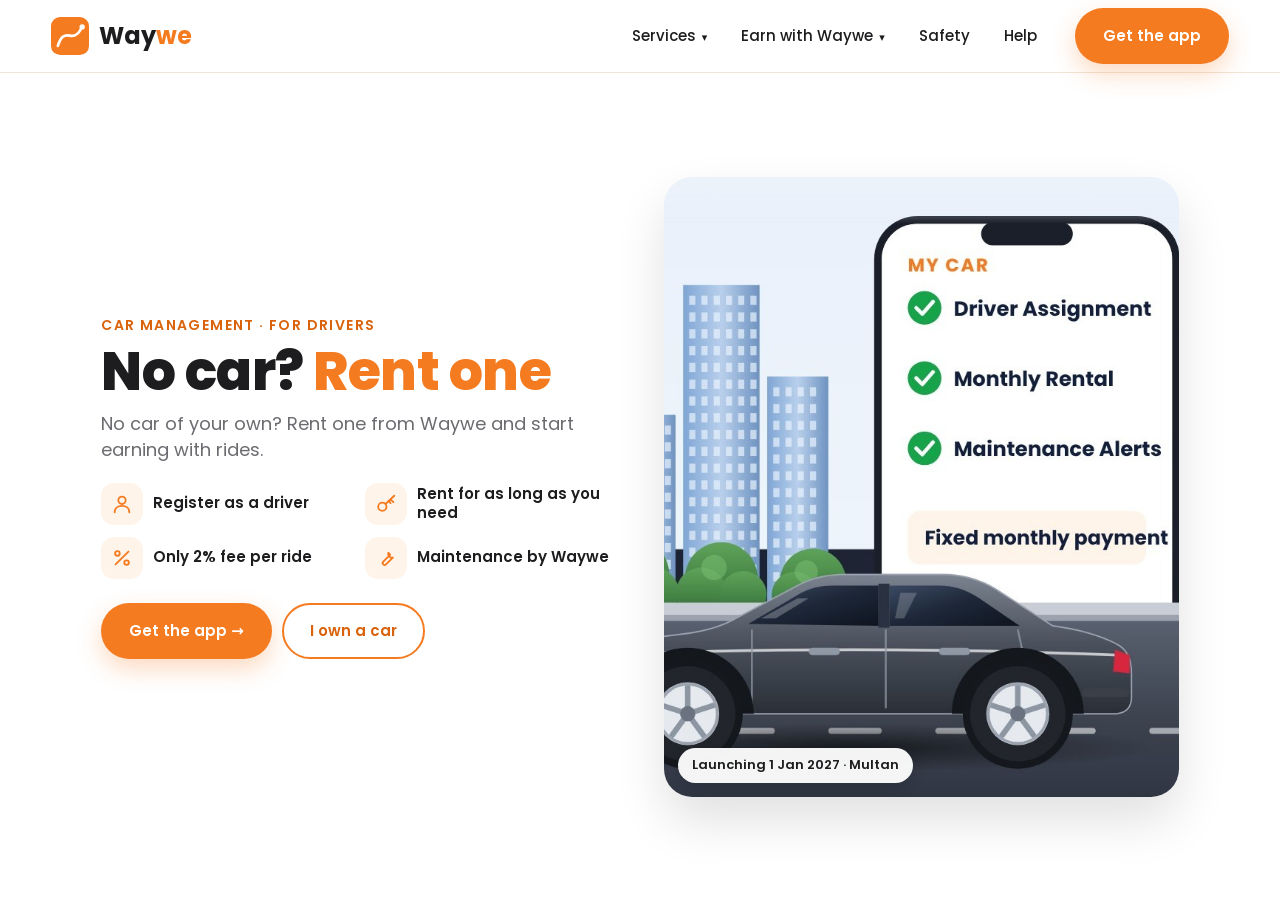
<file: rent-a-car/index.html>
<!DOCTYPE html>
<html lang="en">
<head>
<meta charset="UTF-8">
<meta name="viewport" content="width=device-width, initial-scale=1.0">
<title>Rent a car to drive | Waywe Multan</title>
<meta name="description" content="Registered drivers in Multan can rent a car from Waywe and earn with Waywe rides.">
<link rel="canonical" href="https://mywaywe.com/rent-a-car/">
<meta property="og:url" content="https://mywaywe.com/rent-a-car/">
<meta property="og:title" content="Rent a car to drive | Waywe Multan">
<meta property="og:description" content="Registered drivers in Multan can rent a car from Waywe and earn with Waywe rides.">
<meta property="og:image" content="https://mywaywe.com/img/rides.svg">
<link rel="icon" href="data:image/svg+xml,%3Csvg xmlns='http://www.w3.org/2000/svg' viewBox='0 0 100 100'%3E%3Crect width='100' height='100' rx='24' fill='%23F47B20'/%3E%3Cpath d='M18 76 C26 50 36 46 50 49 C62 52 70 48 80 30' stroke='%23fff' stroke-width='7' fill='none' stroke-linecap='round'/%3E%3Ccircle cx='82' cy='26' r='7' fill='%23fff'/%3E%3C/svg%3E">
<link rel="preconnect" href="https://fonts.googleapis.com">
<link href="https://fonts.googleapis.com/css2?family=Poppins:wght@400;500;600;700;800&display=swap" rel="stylesheet">
<link rel="stylesheet" href="/css/site.css?v=16">
</head>
<body>
<header class="top">
 <div class="wrap nav">
  <a href="/" class="brand" aria-label="Waywe home"><svg width="38" height="38" viewBox="0 0 100 100" aria-hidden="true"><rect width="100" height="100" rx="24" fill="#F47B20"/><path d="M18 76 C26 50 36 46 50 49 C62 52 70 48 80 30" stroke="#fff" stroke-width="7" fill="none" stroke-linecap="round"/><circle cx="82" cy="26" r="7" fill="#fff"/></svg><b>Way<span>we</span></b></a>
  <nav class="menu" id="menu" aria-label="Main">
   <div class="dd"><button class="dd-btn" aria-expanded="false">Services <i>▾</i></button>
    <div class="dd-list">
     <a href="/rides/"><b>Short Rides</b><span>General &amp; women-only rides</span></a>
     <a href="/pick-drop/"><b>Pick &amp; Drop</b><span>School, college &amp; office, monthly</span></a>
     <a href="/car-owners/"><b>Car Management</b><span>Your car. Our care.</span></a>
    </div></div>
   <div class="dd"><button class="dd-btn" aria-expanded="false">Earn with Waywe <i>▾</i></button>
    <div class="dd-list">
     <a href="/drive/"><b>Drive with Waywe</b><span>Bike, rickshaw, car or van</span></a>
     <a href="/drive/#women"><b>Women drivers</b><span>Earn by driving women passengers</span></a>
     <a href="/rent-a-car/"><b>Rent a car to drive</b><span>No car? Rent one from Waywe</span></a>
     <a href="/car-owners/"><b>Car owners</b><span>Monthly earnings from your car</span></a>
    </div></div>
   <a href="/safety/">Safety</a>
   <a href="/#faq">Help</a>
  </nav>
  <a href="#get-app" class="btn btn-o nav-cta">Get the app</a>
  <button class="burger" aria-label="Open menu" aria-controls="menu" aria-expanded="false">☰</button>
 </div>
</header>
<main class="svc1">
 <div class="svc1-pic"><img src="/img/photo-cars.jpg?v=16" alt="Car you can rent from Waywe" fetchpriority="high"><span class="svc1-badge">Launching 1 Jan 2027 · Multan</span></div>
 <div class="svc1-txt">
  <p class="svc1-tag">Car Management · for drivers</p>
  <h1>No car? <mark>Rent one</mark></h1>
  <p class="svc1-sub">No car of your own? Rent one from Waywe and start earning with rides.</p>
  <ul class="svc1-list"><li><span class="fi"><svg viewBox="0 0 24 24" width="22" height="22" fill="none" stroke="currentColor" stroke-width="2" stroke-linecap="round" stroke-linejoin="round" aria-hidden="true"><circle cx="12" cy="8" r="4"/><path d="M4 21c0-4.4 3.6-7 8-7s8 2.6 8 7"/></svg></span><span>Register as a driver</span></li><li><span class="fi"><svg viewBox="0 0 24 24" width="22" height="22" fill="none" stroke="currentColor" stroke-width="2" stroke-linecap="round" stroke-linejoin="round" aria-hidden="true"><circle cx="8" cy="15" r="4.5"/><path d="M11.5 12L21 3M17 7l3 3M15 9l2 2"/></svg></span><span>Rent for as long as you need</span></li><li><span class="fi"><svg viewBox="0 0 24 24" width="22" height="22" fill="none" stroke="currentColor" stroke-width="2" stroke-linecap="round" stroke-linejoin="round" aria-hidden="true"><circle cx="7" cy="7" r="2.5"/><circle cx="17" cy="17" r="2.5"/><path d="M19 5L5 19"/></svg></span><span>Only 2% fee per ride</span></li><li><span class="fi"><svg viewBox="0 0 24 24" width="22" height="22" fill="none" stroke="currentColor" stroke-width="2" stroke-linecap="round" stroke-linejoin="round" aria-hidden="true"><path d="M14.5 6.5a4 4 0 0 0 5 5L12 19a2.1 2.1 0 0 1-3-3l7.5-7.5a4 4 0 0 0-2-2z"/></svg></span><span>Maintenance by Waywe</span></li></ul>
  <div class="svc1-cta"><a href="/#get-app" class="btn btn-o">Get the app →</a><a href="/car-owners/" class="btn btn-l">I own a car</a></div>
 </div>
</main>
<script src="/js/site.js?v=16" defer></script>
</body>
</html>
</file>
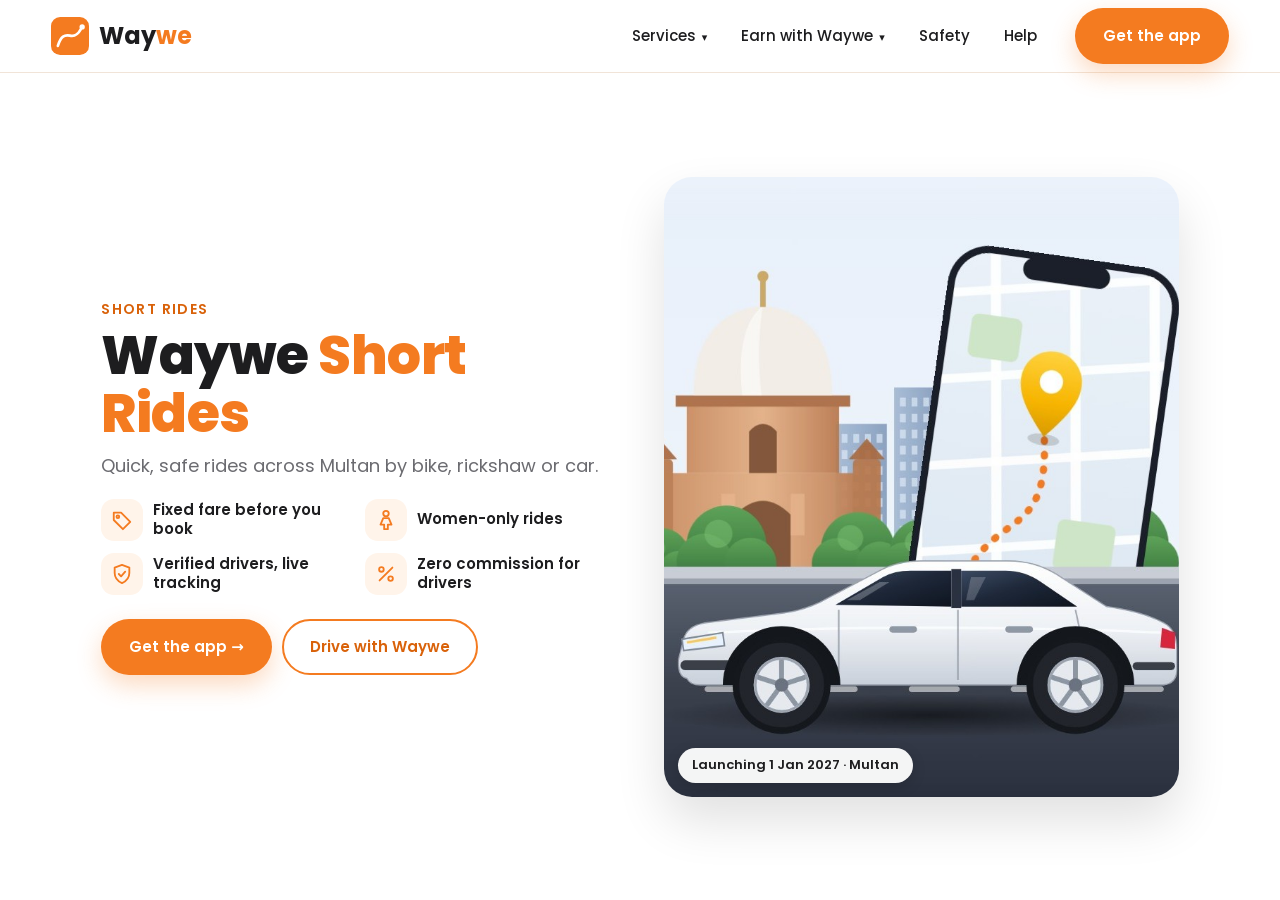
<file: rides/index.html>
<!DOCTYPE html>
<html lang="en">
<head>
<meta charset="UTF-8">
<meta name="viewport" content="width=device-width, initial-scale=1.0">
<title>Waywe Short Rides | Multan</title>
<meta name="description" content="Quick, safe and reliable rides in Multan. General and women-only rides at a fixed fare.">
<link rel="canonical" href="https://mywaywe.com/rides/">
<meta property="og:url" content="https://mywaywe.com/rides/">
<meta property="og:title" content="Waywe Short Rides | Multan">
<meta property="og:description" content="Quick, safe and reliable rides in Multan. General and women-only rides at a fixed fare.">
<meta property="og:image" content="https://mywaywe.com/img/rides.svg">
<link rel="icon" href="data:image/svg+xml,%3Csvg xmlns='http://www.w3.org/2000/svg' viewBox='0 0 100 100'%3E%3Crect width='100' height='100' rx='24' fill='%23F47B20'/%3E%3Cpath d='M18 76 C26 50 36 46 50 49 C62 52 70 48 80 30' stroke='%23fff' stroke-width='7' fill='none' stroke-linecap='round'/%3E%3Ccircle cx='82' cy='26' r='7' fill='%23fff'/%3E%3C/svg%3E">
<link rel="preconnect" href="https://fonts.googleapis.com">
<link href="https://fonts.googleapis.com/css2?family=Poppins:wght@400;500;600;700;800&display=swap" rel="stylesheet">
<link rel="stylesheet" href="/css/site.css?v=16">
</head>
<body>
<header class="top">
 <div class="wrap nav">
  <a href="/" class="brand" aria-label="Waywe home"><svg width="38" height="38" viewBox="0 0 100 100" aria-hidden="true"><rect width="100" height="100" rx="24" fill="#F47B20"/><path d="M18 76 C26 50 36 46 50 49 C62 52 70 48 80 30" stroke="#fff" stroke-width="7" fill="none" stroke-linecap="round"/><circle cx="82" cy="26" r="7" fill="#fff"/></svg><b>Way<span>we</span></b></a>
  <nav class="menu" id="menu" aria-label="Main">
   <div class="dd"><button class="dd-btn" aria-expanded="false">Services <i>▾</i></button>
    <div class="dd-list">
     <a href="/rides/"><b>Short Rides</b><span>General &amp; women-only rides</span></a>
     <a href="/pick-drop/"><b>Pick &amp; Drop</b><span>School, college &amp; office, monthly</span></a>
     <a href="/car-owners/"><b>Car Management</b><span>Your car. Our care.</span></a>
    </div></div>
   <div class="dd"><button class="dd-btn" aria-expanded="false">Earn with Waywe <i>▾</i></button>
    <div class="dd-list">
     <a href="/drive/"><b>Drive with Waywe</b><span>Bike, rickshaw, car or van</span></a>
     <a href="/drive/#women"><b>Women drivers</b><span>Earn by driving women passengers</span></a>
     <a href="/rent-a-car/"><b>Rent a car to drive</b><span>No car? Rent one from Waywe</span></a>
     <a href="/car-owners/"><b>Car owners</b><span>Monthly earnings from your car</span></a>
    </div></div>
   <a href="/safety/">Safety</a>
   <a href="/#faq">Help</a>
  </nav>
  <a href="#get-app" class="btn btn-o nav-cta">Get the app</a>
  <button class="burger" aria-label="Open menu" aria-controls="menu" aria-expanded="false">☰</button>
 </div>
</header>
<main class="svc1">
 <div class="svc1-pic"><img src="/img/photo-rides.jpg?v=16" alt="Waywe Short Rides car in Multan" fetchpriority="high"><span class="svc1-badge">Launching 1 Jan 2027 · Multan</span></div>
 <div class="svc1-txt">
  <p class="svc1-tag">Short Rides</p>
  <h1>Waywe <mark>Short Rides</mark></h1>
  <p class="svc1-sub">Quick, safe rides across Multan by bike, rickshaw or car.</p>
  <ul class="svc1-list"><li><span class="fi"><svg viewBox="0 0 24 24" width="22" height="22" fill="none" stroke="currentColor" stroke-width="2" stroke-linecap="round" stroke-linejoin="round" aria-hidden="true"><path d="M3 12V4h8l10 10-8 8z"/><circle cx="7.5" cy="8.5" r="1.5"/></svg></span><span>Fixed fare before you book</span></li><li><span class="fi"><svg viewBox="0 0 24 24" width="22" height="22" fill="none" stroke="currentColor" stroke-width="2" stroke-linecap="round" stroke-linejoin="round" aria-hidden="true"><circle cx="12" cy="5" r="3"/><path d="M9 10h6l3 7h-4v5h-4v-5H6z"/></svg></span><span>Women-only rides</span></li><li><span class="fi"><svg viewBox="0 0 24 24" width="22" height="22" fill="none" stroke="currentColor" stroke-width="2" stroke-linecap="round" stroke-linejoin="round" aria-hidden="true"><path d="M12 2l8 3v6c0 5-3.5 9-8 11-4.5-2-8-6-8-11V5z"/><path d="M8.5 12l2.5 2.5 4.5-5"/></svg></span><span>Verified drivers, live tracking</span></li><li><span class="fi"><svg viewBox="0 0 24 24" width="22" height="22" fill="none" stroke="currentColor" stroke-width="2" stroke-linecap="round" stroke-linejoin="round" aria-hidden="true"><circle cx="7" cy="7" r="2.5"/><circle cx="17" cy="17" r="2.5"/><path d="M19 5L5 19"/></svg></span><span>Zero commission for drivers</span></li></ul>
  <div class="svc1-cta"><a href="/#get-app" class="btn btn-o">Get the app →</a><a href="/drive/" class="btn btn-l">Drive with Waywe</a></div>
 </div>
</main>
<script src="/js/site.js?v=16" defer></script>
</body>
</html>
</file>
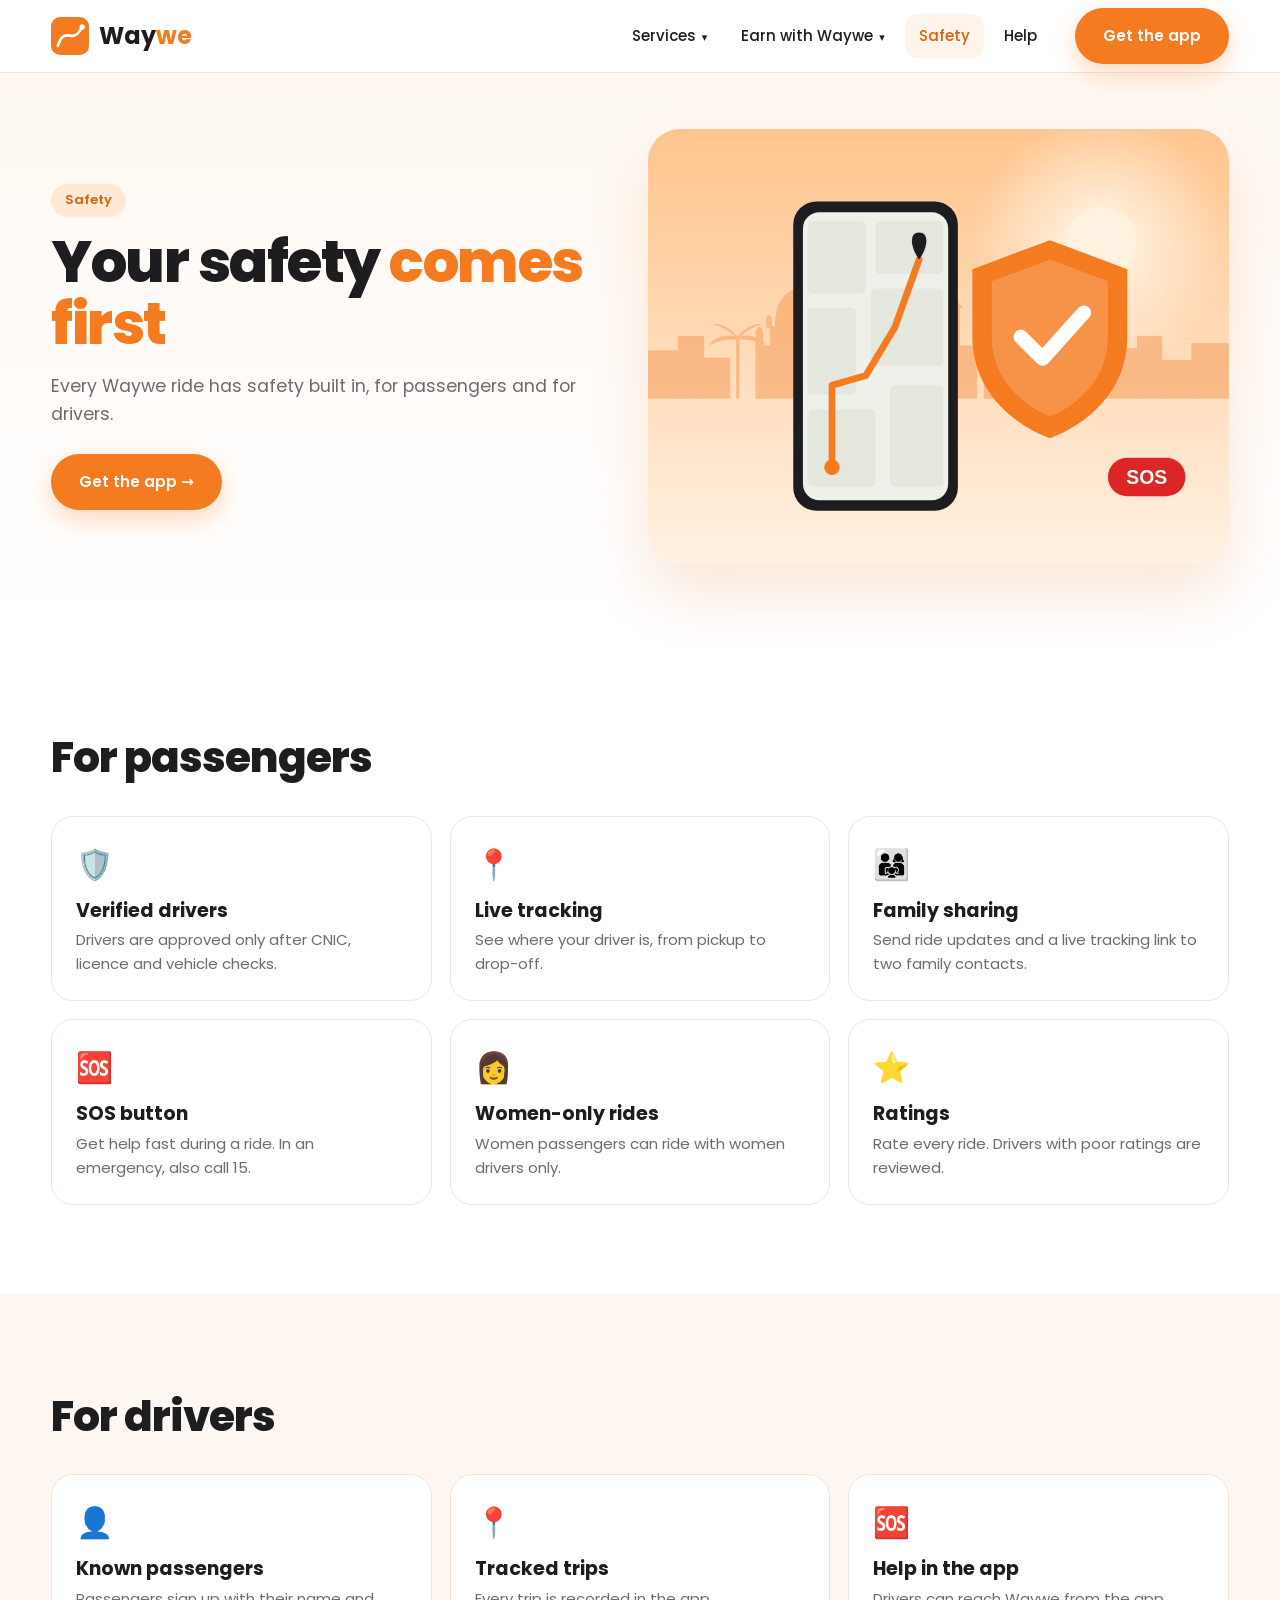
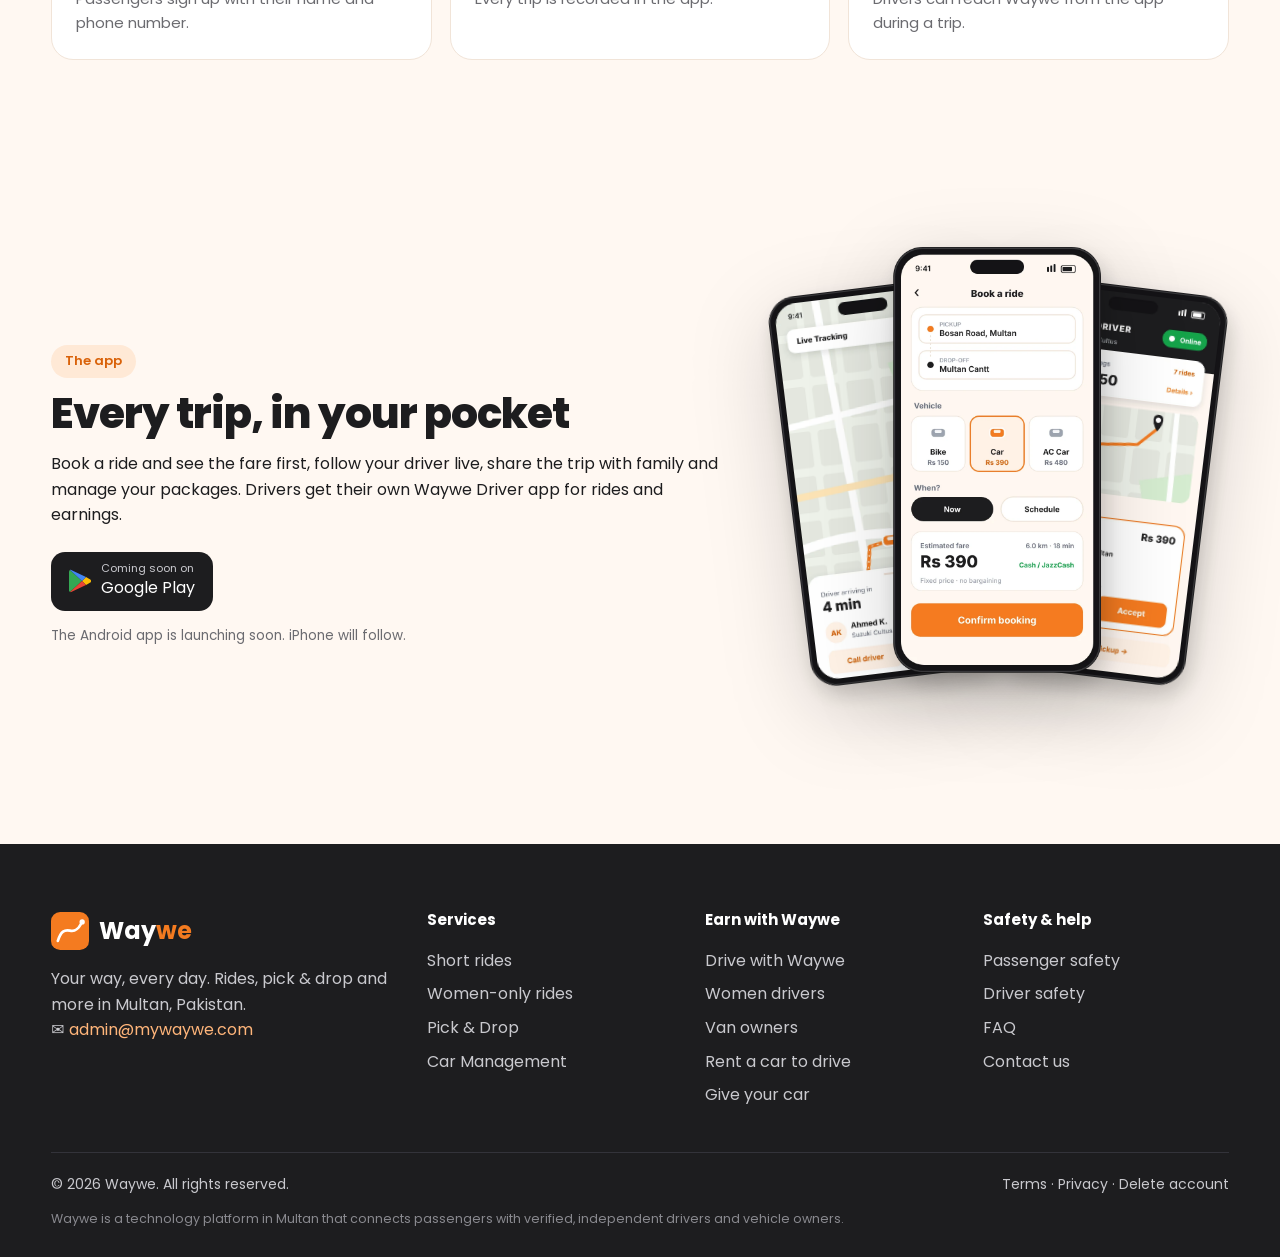
<file: safety/index.html>
<!DOCTYPE html>
<html lang="en">
<head>
<meta charset="UTF-8">
<meta name="viewport" content="width=device-width, initial-scale=1.0">
<title>Safety | Waywe</title>
<meta name="description" content="How Waywe keeps passengers and drivers safe: verified drivers, live tracking, SOS and family sharing.">
<link rel="canonical" href="https://mywaywe.com/safety/">
<meta property="og:url" content="https://mywaywe.com/safety/">
<meta property="og:title" content="Safety | Waywe">
<meta property="og:description" content="How Waywe keeps passengers and drivers safe: verified drivers, live tracking, SOS and family sharing.">
<meta property="og:image" content="https://mywaywe.com/img/rides.svg">
<link rel="icon" href="data:image/svg+xml,%3Csvg xmlns='http://www.w3.org/2000/svg' viewBox='0 0 100 100'%3E%3Crect width='100' height='100' rx='24' fill='%23F47B20'/%3E%3Cpath d='M18 76 C26 50 36 46 50 49 C62 52 70 48 80 30' stroke='%23fff' stroke-width='7' fill='none' stroke-linecap='round'/%3E%3Ccircle cx='82' cy='26' r='7' fill='%23fff'/%3E%3C/svg%3E">
<link rel="preconnect" href="https://fonts.googleapis.com">
<link href="https://fonts.googleapis.com/css2?family=Poppins:wght@400;500;600;700;800&display=swap" rel="stylesheet">
<link rel="stylesheet" href="/css/site.css?v=16">
</head>
<body>
<header class="top">
 <div class="wrap nav">
  <a href="/" class="brand" aria-label="Waywe home"><svg width="38" height="38" viewBox="0 0 100 100" aria-hidden="true"><rect width="100" height="100" rx="24" fill="#F47B20"/><path d="M18 76 C26 50 36 46 50 49 C62 52 70 48 80 30" stroke="#fff" stroke-width="7" fill="none" stroke-linecap="round"/><circle cx="82" cy="26" r="7" fill="#fff"/></svg><b>Way<span>we</span></b></a>
  <nav class="menu" id="menu" aria-label="Main">
   <div class="dd"><button class="dd-btn" aria-expanded="false">Services <i>▾</i></button>
    <div class="dd-list">
     <a href="/rides/"><b>Short Rides</b><span>General &amp; women-only rides</span></a>
     <a href="/pick-drop/"><b>Pick &amp; Drop</b><span>School, college &amp; office, monthly</span></a>
     <a href="/car-owners/"><b>Car Management</b><span>Your car. Our care.</span></a>
    </div></div>
   <div class="dd"><button class="dd-btn" aria-expanded="false">Earn with Waywe <i>▾</i></button>
    <div class="dd-list">
     <a href="/drive/"><b>Drive with Waywe</b><span>Bike, rickshaw, car or van</span></a>
     <a href="/drive/#women"><b>Women drivers</b><span>Earn by driving women passengers</span></a>
     <a href="/rent-a-car/"><b>Rent a car to drive</b><span>No car? Rent one from Waywe</span></a>
     <a href="/car-owners/"><b>Car owners</b><span>Monthly earnings from your car</span></a>
    </div></div>
   <a href="/safety/" class="on">Safety</a>
   <a href="/#faq">Help</a>
  </nav>
  <a href="#get-app" class="btn btn-o nav-cta">Get the app</a>
  <button class="burger" aria-label="Open menu" aria-controls="menu" aria-expanded="false">☰</button>
 </div>
</header>
<section class="p-hero">
 <div class="wrap p-hero-grid">
  <div>
   <span class="tag">Safety</span>
   <h1>Your safety <mark>comes first</mark></h1>
   <p class="lead">Every Waywe ride has safety built in, for passengers and for drivers.</p>
   <div class="ctas"><a href="#get-app" class="btn btn-o">Get the app →</a></div>
  </div>
  <div class="p-hero-art"><img src="/img/safety.svg?v=16" alt="Illustration: phone with live map and a safety shield" width="1200" height="900"></div>
 </div>
</section>
<section><div class="wrap">
 <h2 class="sec-title">For passengers</h2>
 <div class="feat-grid c3"><div class="feat"><i>🛡️</i><h3>Verified drivers</h3><p>Drivers are approved only after CNIC, licence and vehicle checks.</p></div><div class="feat"><i>📍</i><h3>Live tracking</h3><p>See where your driver is, from pickup to drop-off.</p></div><div class="feat"><i>👨‍👩‍👧</i><h3>Family sharing</h3><p>Send ride updates and a live tracking link to two family contacts.</p></div><div class="feat"><i>🆘</i><h3>SOS button</h3><p>Get help fast during a ride. In an emergency, also call 15.</p></div><div class="feat"><i>👩</i><h3>Women-only rides</h3><p>Women passengers can ride with women drivers only.</p></div><div class="feat"><i>⭐</i><h3>Ratings</h3><p>Rate every ride. Drivers with poor ratings are reviewed.</p></div></div>
</div></section>
<section class="soft" id="drivers"><div class="wrap">
 <h2 class="sec-title">For drivers</h2>
 <div class="feat-grid c3"><div class="feat"><i>👤</i><h3>Known passengers</h3><p>Passengers sign up with their name and phone number.</p></div><div class="feat"><i>📍</i><h3>Tracked trips</h3><p>Every trip is recorded in the app.</p></div><div class="feat"><i>🆘</i><h3>Help in the app</h3><p>Drivers can reach Waywe from the app during a trip.</p></div></div>
</div></section>
<section class="app-band" id="get-app">
 <div class="wrap app-grid">
  <div>
   <span class="tag">The app</span><h2>Every trip, in your pocket</h2>
   <p>Book a ride and see the fare first, follow your driver live, share the trip with family and manage your packages. Drivers get their own Waywe Driver app for rides and earnings.</p>
   <div class="stores"><span class="store" aria-label="Coming soon on Google Play"><svg width="22" height="24" viewBox="0 0 22 24" aria-hidden="true"><path d="M1 1l12 11L1 23c-.6-.3-1-1-1-1.7V2.7C0 2 .4 1.3 1 1z" fill="#34A853"/><path d="M17 8l-4 4 4 4 4.3-2.4c1-.6 1-2.6 0-3.2z" fill="#FBBC04"/><path d="M1 1c.3-.2.8-.2 1.2 0L17 8l-4 4z" fill="#4285F4"/><path d="M13 12l4 4-14.8 7c-.4.2-.9.2-1.2 0z" fill="#EA4335"/></svg><span><small>Coming soon on</small>Google Play</span></span></div>
   <p class="small">The Android app is launching soon. iPhone will follow.</p>
  </div>
  <div class="app-shots">
   <img src="/img/app-map.webp?v=16" alt="Waywe app: live map tracking the driver" class="shot s1" width="390" height="730" loading="lazy">
   <img src="/img/app-book.webp?v=16" alt="Waywe app: booking a ride with the fare shown first" class="shot s2" width="390" height="730" loading="lazy">
   <img src="/img/app-driver.webp?v=16" alt="Waywe Driver app: earnings and ride requests" class="shot s3" width="390" height="730" loading="lazy">
  </div>
 </div>
</section>
<footer>
 <div class="wrap f-grid">
  <div class="f-brand">
   <a href="/" class="brand"><svg width="38" height="38" viewBox="0 0 100 100" aria-hidden="true"><rect width="100" height="100" rx="24" fill="#F47B20"/><path d="M18 76 C26 50 36 46 50 49 C62 52 70 48 80 30" stroke="#fff" stroke-width="7" fill="none" stroke-linecap="round"/><circle cx="82" cy="26" r="7" fill="#fff"/></svg><b>Way<span>we</span></b></a>
   <p>Your way, every day. Rides, pick &amp; drop and more in Multan, Pakistan.</p>
   <p class="f-mail">✉️ <a href="mailto:admin@mywaywe.com">admin@mywaywe.com</a></p>
  </div>
  <div><h4>Services</h4><a href="/rides/">Short rides</a><a href="/rides/#women">Women-only rides</a><a href="/pick-drop/">Pick &amp; Drop</a><a href="/car-owners/">Car Management</a></div>
  <div><h4>Earn with Waywe</h4><a href="/drive/">Drive with Waywe</a><a href="/drive/#women">Women drivers</a><a href="/drive/#van">Van owners</a><a href="/rent-a-car/">Rent a car to drive</a><a href="/car-owners/">Give your car</a></div>
  <div><h4>Safety &amp; help</h4><a href="/safety/">Passenger safety</a><a href="/safety/#drivers">Driver safety</a><a href="/#faq">FAQ</a><a href="mailto:admin@mywaywe.com">Contact us</a></div>
 </div>
 <div class="wrap f-bottom">
  <span>© <span id="yr"></span> Waywe. All rights reserved.</span>
  <span><a href="/terms/">Terms</a> · <a href="/privacy/">Privacy</a> · <a href="/delete-account/">Delete account</a></span>
 </div>
 <p class="wrap f-note">Waywe is a technology platform in Multan that connects passengers with verified, independent drivers and vehicle owners.</p>
</footer>
<script src="/js/site.js?v=16" defer></script>
</body>
</html>
</file>
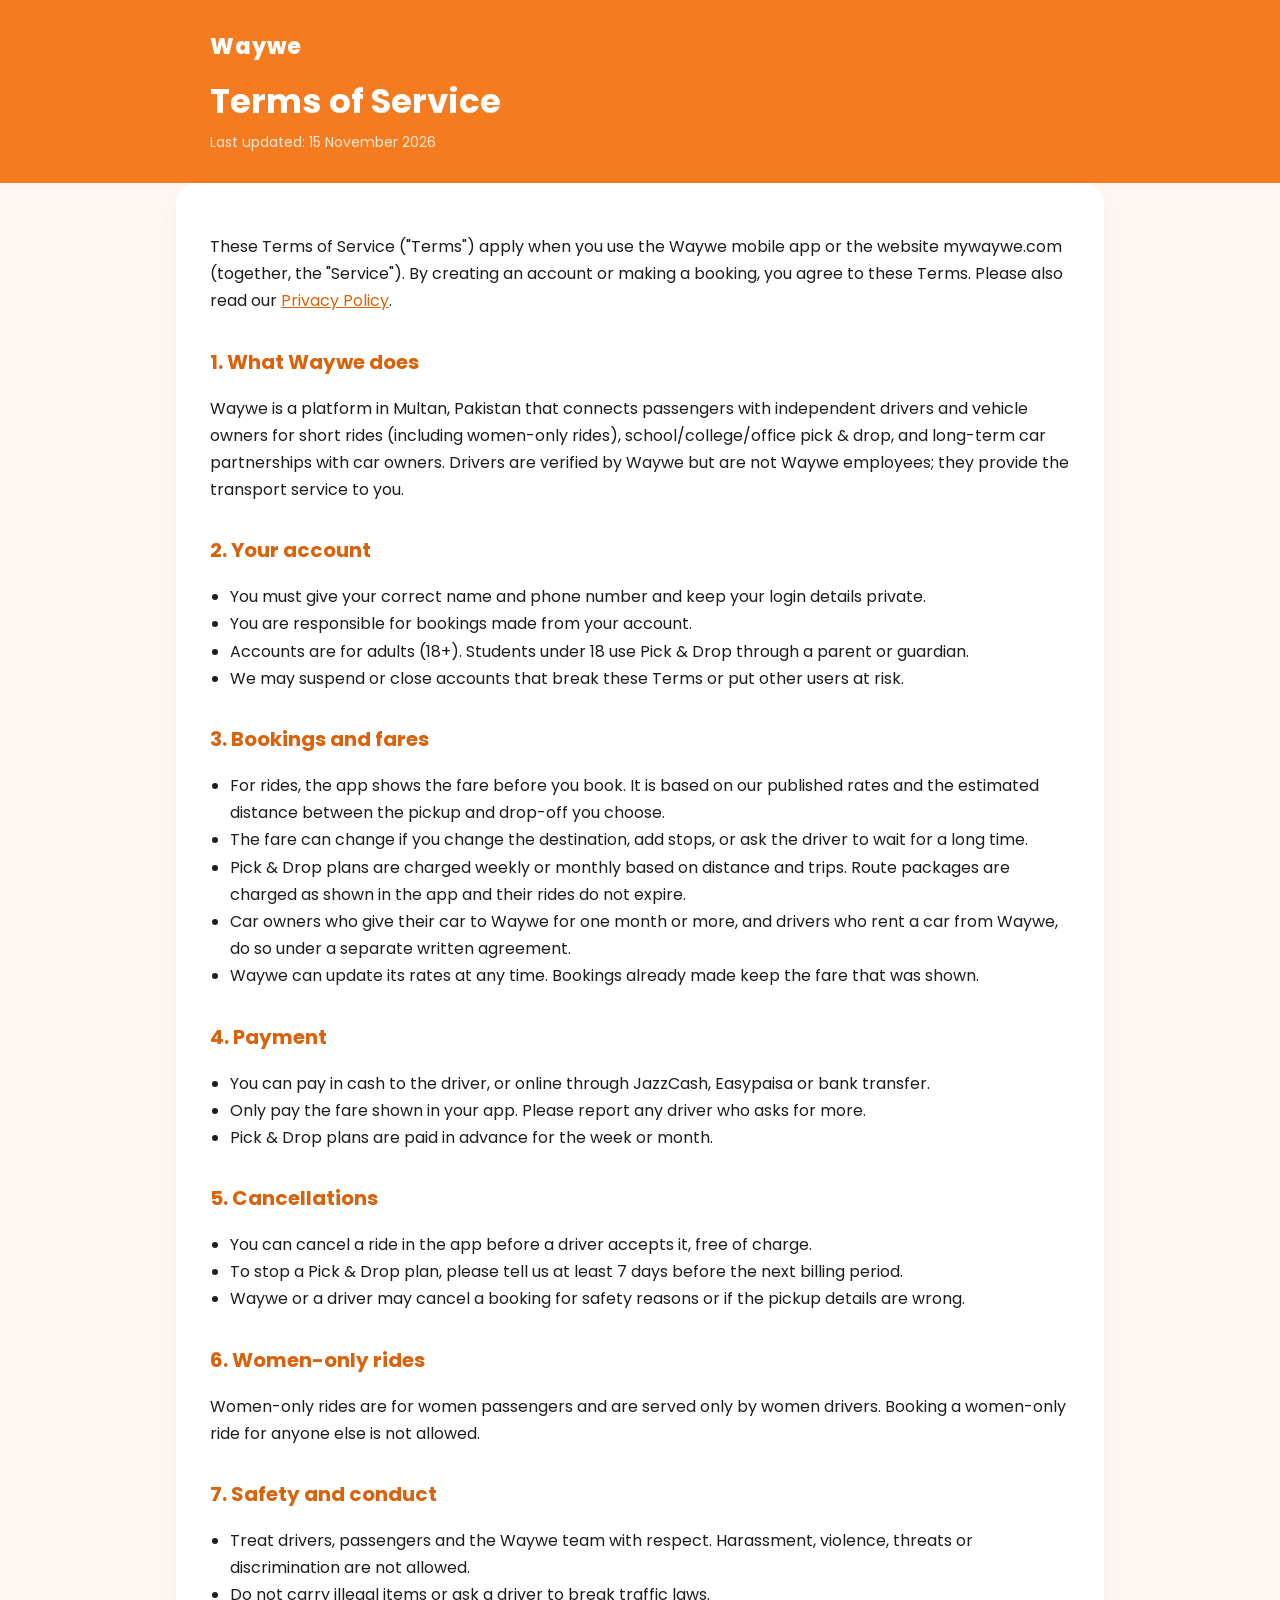
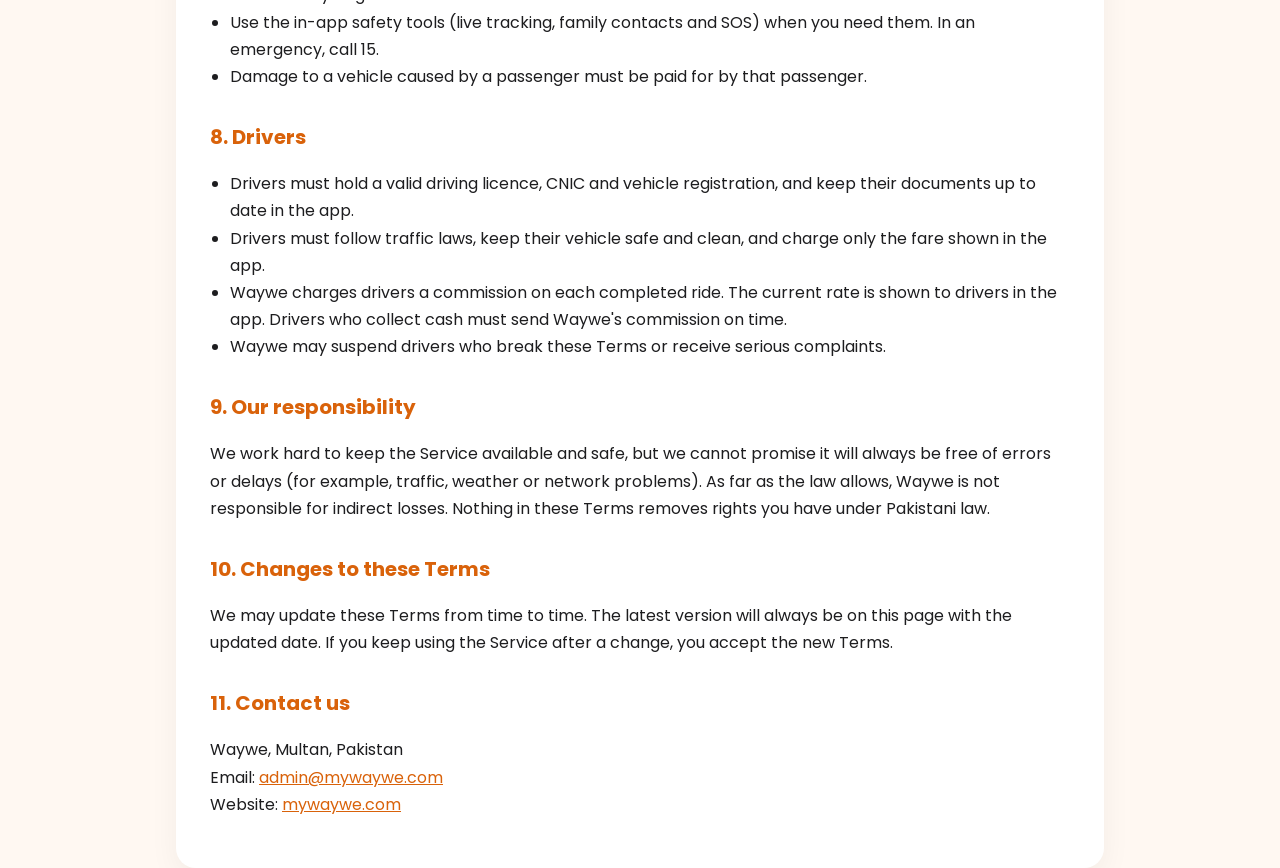
<file: terms/index.html>
<!DOCTYPE html>
<html lang="en">
<head>
<meta charset="UTF-8">
<meta name="viewport" content="width=device-width, initial-scale=1.0">
<title>Terms of Service | Waywe</title>
<meta name="description" content="Terms of Service for the Waywe app and mywaywe.com.">
<link rel="canonical" href="https://mywaywe.com/terms">
<link rel="icon" href="data:image/svg+xml,%3Csvg xmlns='http://www.w3.org/2000/svg' viewBox='0 0 100 100'%3E%3Crect width='100' height='100' rx='24' fill='%23F47B20'/%3E%3Cpath d='M18 76 C26 50 36 46 50 49 C62 52 70 48 80 30' stroke='white' stroke-width='7' fill='none' stroke-linecap='round'/%3E%3Ccircle cx='82' cy='27' r='9' fill='white'/%3E%3C/svg%3E">
<link href="https://fonts.googleapis.com/css2?family=Poppins:wght@400;600;800&display=swap" rel="stylesheet">
<style>
body{font-family:'Poppins',system-ui,sans-serif;color:#1D1D1F;background:#FFF8F2;margin:0;line-height:1.7}
header{background:#F47B20;color:#fff;padding:28px 0}
.wrap{width:min(860px,90%);margin:auto}
header a{color:#fff;text-decoration:none;font-weight:800;font-size:22px;letter-spacing:1px}
h1{font-size:34px;margin:8px 0 0}
main{background:#fff;border-radius:20px;padding:34px;margin:-10px auto 50px;box-shadow:0 10px 30px rgba(0,0,0,.05)}
h2{font-size:20px;margin:30px 0 8px;color:#D9620A}
ul{padding-left:20px}
.muted{color:#6B6B70;font-size:14px}
a{color:#D9620A}
</style>
</head>
<body>
<header><div class="wrap"><a href="/">Waywe</a><h1>Terms of Service</h1><p class="muted" style="color:#FFE9D6;margin:0">Last updated: 15 November 2026</p></div></header>
<main class="wrap">
<p>These Terms of Service ("Terms") apply when you use the Waywe mobile app or the website mywaywe.com (together, the "Service"). By creating an account or making a booking, you agree to these Terms. Please also read our <a href="/privacy">Privacy Policy</a>.</p>

<h2>1. What Waywe does</h2>
<p>Waywe is a platform in Multan, Pakistan that connects passengers with independent drivers and vehicle owners for short rides (including women-only rides), school/college/office pick &amp; drop, and long-term car partnerships with car owners. Drivers are verified by Waywe but are not Waywe employees; they provide the transport service to you.</p>

<h2>2. Your account</h2>
<ul>
<li>You must give your correct name and phone number and keep your login details private.</li>
<li>You are responsible for bookings made from your account.</li>
<li>Accounts are for adults (18+). Students under 18 use Pick &amp; Drop through a parent or guardian.</li>
<li>We may suspend or close accounts that break these Terms or put other users at risk.</li>
</ul>

<h2>3. Bookings and fares</h2>
<ul>
<li>For rides, the app shows the fare before you book. It is based on our published rates and the estimated distance between the pickup and drop-off you choose.</li>
<li>The fare can change if you change the destination, add stops, or ask the driver to wait for a long time.</li>
<li>Pick &amp; Drop plans are charged weekly or monthly based on distance and trips. Route packages are charged as shown in the app and their rides do not expire.</li>
<li>Car owners who give their car to Waywe for one month or more, and drivers who rent a car from Waywe, do so under a separate written agreement.</li>
<li>Waywe can update its rates at any time. Bookings already made keep the fare that was shown.</li>
</ul>

<h2>4. Payment</h2>
<ul>
<li>You can pay in cash to the driver, or online through JazzCash, Easypaisa or bank transfer.</li>
<li>Only pay the fare shown in your app. Please report any driver who asks for more.</li>
<li>Pick &amp; Drop plans are paid in advance for the week or month.</li>
</ul>

<h2>5. Cancellations</h2>
<ul>
<li>You can cancel a ride in the app before a driver accepts it, free of charge.</li>
<li>To stop a Pick &amp; Drop plan, please tell us at least 7 days before the next billing period.</li>
<li>Waywe or a driver may cancel a booking for safety reasons or if the pickup details are wrong.</li>
</ul>

<h2>6. Women-only rides</h2>
<p>Women-only rides are for women passengers and are served only by women drivers. Booking a women-only ride for anyone else is not allowed.</p>

<h2>7. Safety and conduct</h2>
<ul>
<li>Treat drivers, passengers and the Waywe team with respect. Harassment, violence, threats or discrimination are not allowed.</li>
<li>Do not carry illegal items or ask a driver to break traffic laws.</li>
<li>Use the in-app safety tools (live tracking, family contacts and SOS) when you need them. In an emergency, call 15.</li>
<li>Damage to a vehicle caused by a passenger must be paid for by that passenger.</li>
</ul>

<h2>8. Drivers</h2>
<ul>
<li>Drivers must hold a valid driving licence, CNIC and vehicle registration, and keep their documents up to date in the app.</li>
<li>Drivers must follow traffic laws, keep their vehicle safe and clean, and charge only the fare shown in the app.</li>
<li>Waywe charges drivers a commission on each completed ride. The current rate is shown to drivers in the app. Drivers who collect cash must send Waywe's commission on time.</li>
<li>Waywe may suspend drivers who break these Terms or receive serious complaints.</li>
</ul>

<h2>9. Our responsibility</h2>
<p>We work hard to keep the Service available and safe, but we cannot promise it will always be free of errors or delays (for example, traffic, weather or network problems). As far as the law allows, Waywe is not responsible for indirect losses. Nothing in these Terms removes rights you have under Pakistani law.</p>

<h2>10. Changes to these Terms</h2>
<p>We may update these Terms from time to time. The latest version will always be on this page with the updated date. If you keep using the Service after a change, you accept the new Terms.</p>

<h2>11. Contact us</h2>
<p>Waywe, Multan, Pakistan<br>Email: <a href="mailto:admin@mywaywe.com">admin@mywaywe.com</a><br>Website: <a href="https://mywaywe.com">mywaywe.com</a></p>
</main>
</body>
</html>
</file>
<file: css/site.css>
/* Waywe website styles */
:root{--o:#F47B20;--od:#D9620A;--os:#FFE9D6;--ot:#FFF4EA;--ink:#1D1D1F;--muted:#6B6B70;--bg:#FFF8F2;--line:#F1E4D8;--pink:#E8578A;--green:#16A34A}
*{box-sizing:border-box;margin:0;padding:0}
html{scroll-behavior:smooth}
body{font-family:'Poppins',system-ui,sans-serif;color:var(--ink);background:#fff;line-height:1.6;-webkit-font-smoothing:antialiased}
a{color:inherit;text-decoration:none}
img{display:block;max-width:100%;height:auto}
.wrap{width:min(1180px,92%);margin:auto}
.narrow{width:min(820px,92%)}
.center{text-align:center}
section{padding:88px 0}
section.soft{background:var(--bg)}
h1,.h1{font-size:clamp(34px,5vw,58px);font-weight:800;line-height:1.08;letter-spacing:-1.5px;margin:14px 0 16px}
h2{font-size:clamp(28px,3.6vw,42px);font-weight:800;line-height:1.12;letter-spacing:-1px;margin:12px 0 14px}
h3{font-size:19px;font-weight:700;line-height:1.25}
mark{background:none;color:var(--o)}
.lead{color:var(--muted);font-size:17.5px;max-width:600px}
.center-lead{margin:-6px auto 28px;text-align:center}
.small{color:var(--muted);font-size:13.5px;margin-top:14px}
.sec-title{margin-bottom:34px}
.tag{display:inline-block;background:var(--os);color:var(--od);font-weight:600;font-size:13px;padding:6px 14px;border-radius:999px}
.tag.pink{background:#FDE8F0;color:#C2185B}
.btn{display:inline-flex;align-items:center;gap:8px;padding:14px 26px;border-radius:999px;font-weight:600;font-size:15px;transition:.2s;border:2px solid transparent;cursor:pointer;font-family:inherit}
.btn-o{background:var(--o);color:#fff;box-shadow:0 10px 24px rgba(244,123,32,.28)}
.btn-o:hover{background:var(--od);transform:translateY(-2px)}
.btn-l{border-color:var(--o);color:var(--od);background:#fff}
.btn-l:hover{background:var(--o);color:#fff}
.ctas{display:flex;gap:12px;flex-wrap:wrap;margin-top:26px}

/* header */
header.top{position:sticky;top:0;z-index:60;background:rgba(255,255,255,.94);backdrop-filter:blur(10px);border-bottom:1px solid var(--line)}
.nav{display:flex;align-items:center;gap:24px;height:72px}
.brand{display:flex;align-items:center;gap:10px;font-size:24px;font-weight:800;margin-right:auto}
.brand b span{color:var(--o)}
.menu{display:flex;align-items:center;gap:6px}
.menu>a,.dd-btn{font:inherit;font-weight:500;font-size:15px;color:var(--ink);padding:10px 14px;border-radius:12px;background:none;border:0;cursor:pointer}
.menu>a:hover,.dd-btn:hover,.menu>a.on{background:var(--ot);color:var(--od)}
.dd{position:relative}
.dd-btn i{font-style:normal;font-size:11px;margin-left:2px}
.dd-list{position:absolute;top:calc(100% + 8px);left:0;min-width:300px;background:#fff;border:1px solid var(--line);border-radius:18px;box-shadow:0 20px 40px rgba(0,0,0,.1);padding:8px;display:none}
.dd:hover .dd-list,.dd.open .dd-list{display:block}
.dd-list a{display:block;padding:12px 14px;border-radius:12px}
.dd-list a:hover{background:var(--ot)}
.dd-list b{display:block;font-size:15px}
.dd-list span{display:block;color:var(--muted);font-size:13px}
.burger{display:none;font-size:26px;background:none;border:0;cursor:pointer;color:var(--ink)}
@media(max-width:920px){
 .nav{gap:12px}
 .burger{display:block}
 .nav-cta{padding:10px 16px;font-size:14px}
 .menu{position:absolute;top:72px;left:0;right:0;background:#fff;flex-direction:column;align-items:stretch;padding:12px 4%;border-bottom:1px solid var(--line);display:none;max-height:calc(100vh - 72px);overflow:auto}
 .menu.open{display:flex}
 .dd-btn{width:100%;text-align:left}
 .dd-list{position:static;display:block;box-shadow:none;border:0;padding:0 0 6px 10px;min-width:0}
}
@media(max-width:420px){.nav-cta{display:none}}

/* home hero slider */
.hero{background:linear-gradient(180deg,var(--bg),#fff);padding:40px 0 30px;overflow:hidden}
.slides{position:relative}
.slide{display:none;animation:fade .6s ease}
.slide.on{display:block}
@keyframes fade{from{opacity:0;transform:translateY(8px)}to{opacity:1;transform:none}}
.s-grid{display:grid;grid-template-columns:1fr 1.1fr;gap:40px;align-items:center;min-height:500px}
.s-art img,.p-hero-art img{width:100%;aspect-ratio:4/3;object-fit:cover;border-radius:32px;box-shadow:0 30px 60px rgba(217,98,10,.15)}
.slide.pink mark{color:var(--pink)}
.s-ctrl{display:flex;align-items:center;justify-content:space-between;margin-top:22px}
.dots{display:flex;gap:8px}
.dots button{width:10px;height:10px;border-radius:99px;border:0;background:#F3D0B2;cursor:pointer;transition:.3s}
.dots button.on{width:30px;background:var(--o)}
.arrows{display:flex;gap:8px}
.arrows button{width:44px;height:44px;border-radius:50%;border:1.5px solid var(--line);background:#fff;font-size:22px;cursor:pointer;color:var(--ink)}
.arrows button:hover{border-color:var(--o);color:var(--o)}
@media(max-width:860px){.s-grid{grid-template-columns:1fr;gap:22px;min-height:0}.s-art{order:-1}}

/* page hero */
.p-hero{background:linear-gradient(180deg,var(--bg),#fff);padding:56px 0 70px}
.p-hero-grid{display:grid;grid-template-columns:1fr 1.05fr;gap:44px;align-items:center}
@media(max-width:860px){.p-hero-grid{grid-template-columns:1fr}.p-hero-art{order:-1}}

/* service cards */
.svc-grid{display:grid;grid-template-columns:repeat(3,1fr);gap:22px}
.svc{border-radius:26px;overflow:hidden;background:#fff;border:1px solid var(--line);display:flex;flex-direction:column;transition:.25s}
.svc:hover{transform:translateY(-4px);box-shadow:0 24px 48px rgba(0,0,0,.08)}
.svc img{width:100%;aspect-ratio:16/10;object-fit:cover}
.svc-body{padding:22px;display:flex;flex-direction:column;flex:1}
.svc-body p{color:var(--muted);margin:6px 0 16px;flex:1}
.svc-links{display:flex;flex-direction:column;gap:2px;border-top:1px solid var(--line);padding-top:12px}
.svc-links a{font-weight:600;color:var(--od);padding:6px 0}
.svc-links a:hover{color:var(--o)}
@media(max-width:900px){.svc-grid{grid-template-columns:1fr}}

/* features & steps */
.feat-grid{display:grid;gap:18px}
.feat-grid.c3{grid-template-columns:repeat(3,1fr)}
.feat-grid.c4{grid-template-columns:repeat(4,1fr)}
.feat{background:#fff;border:1px solid var(--line);border-radius:22px;padding:24px}
.soft .feat{background:#fff}
.feat i{font-style:normal;font-size:30px;display:block;margin-bottom:10px}
.feat p{color:var(--muted);font-size:15px;margin-top:6px}
.steps{display:grid;grid-template-columns:repeat(4,1fr);gap:18px;counter-reset:s}
.step{background:#fff;border-radius:22px;padding:24px;border:1px solid var(--line)}
.step>b{display:grid;place-items:center;width:40px;height:40px;border-radius:50%;background:var(--o);color:#fff;font-size:17px;margin-bottom:12px}
.step p{color:var(--muted);font-size:15px;margin-top:6px}
@media(max-width:980px){.feat-grid.c4,.steps{grid-template-columns:1fr 1fr}.feat-grid.c3{grid-template-columns:1fr 1fr}}
@media(max-width:600px){.feat-grid.c3,.feat-grid.c4,.steps{grid-template-columns:1fr}}

/* split sections */
.split{display:grid;grid-template-columns:1fr 1fr;gap:48px;align-items:center}
.split-art img{width:100%;aspect-ratio:4/3;object-fit:cover;border-radius:28px}
.ticks{list-style:none;margin-top:18px}
.ticks li{padding:7px 0 7px 32px;position:relative;font-weight:500}
.ticks li:before{content:"✓";position:absolute;left:0;top:6px;width:22px;height:22px;border-radius:50%;background:var(--os);color:var(--od);font-size:13px;display:grid;place-items:center;font-weight:800}
@media(max-width:860px){.split{grid-template-columns:1fr;gap:26px}.split.rev .split-art{order:-1}}

/* bands */
.why{background:var(--bg)}
.sb-grid,.eb-grid{display:grid;grid-template-columns:1fr 1fr;gap:48px;align-items:center}
.sb-art img,.eb-art img{width:100%;aspect-ratio:4/3;object-fit:cover;border-radius:28px}
.earn-band{background:var(--ink);color:#fff}
.earn-band .lead{color:#C9C9CE}
.earn-band .tag{background:#33333A;color:#FFB57A}
.earn-band .btn-l{background:transparent;color:#fff;border-color:#fff}
.earn-band .btn-l:hover{background:#fff;color:var(--ink)}
@media(max-width:860px){.sb-grid,.eb-grid{grid-template-columns:1fr;gap:26px}}
.city{padding:70px 0;background:linear-gradient(135deg,var(--o),#FF9A45);color:#fff}
.city .lead{color:#FFF1E4;margin:auto}

/* packages */
.pkg-grid{display:grid;grid-template-columns:repeat(3,1fr);gap:18px;max-width:900px;margin:auto}
.pkg{border:1.5px solid var(--line);border-radius:22px;padding:26px;text-align:center;background:#fff}
.pkg b{display:block;font-size:32px;font-weight:800;margin:8px 0 2px}
.pkg p{color:var(--green);font-weight:700}
.pkg.hot{border-color:var(--o);background:var(--ot)}
@media(max-width:700px){.pkg-grid{grid-template-columns:1fr}}

/* app band */
.app-band{background:var(--bg)}
.app-grid{display:grid;grid-template-columns:1.2fr .8fr;gap:40px;align-items:center}
.stores{display:flex;gap:12px;margin-top:24px;flex-wrap:wrap}
.store{display:inline-flex;align-items:center;gap:10px;background:var(--ink);color:#fff;border-radius:14px;padding:10px 18px}
.store small{display:block;font-size:11px;color:#C9C9CE;line-height:1.2}
.store span span{font-weight:700;font-size:17px;line-height:1.2}
.phone-mock{width:260px;margin:auto;border-radius:40px;background:var(--ink);padding:12px;box-shadow:0 30px 60px rgba(0,0,0,.18)}
.pm-screen{border-radius:30px;overflow:hidden;background:#EEF1EA;height:460px;position:relative}
.pm-bar{background:#fff;padding:16px;font-weight:800;font-size:20px}.pm-bar span{color:var(--o)}
.pm-map{position:absolute;inset:56px 0 0 0;background:repeating-linear-gradient(90deg,transparent 0 48px,#fff 48px 56px),repeating-linear-gradient(0deg,#E3E7DE 0 60px,#fff 60px 68px)}
.pm-map .r{position:absolute;left:30%;top:22%;width:42%;height:46%;border:7px solid var(--o);border-left:0;border-bottom:0;border-radius:0 30px 0 0}
.pm-map .p{position:absolute;left:68%;top:18%;width:22px;height:22px;border-radius:50% 50% 50% 0;transform:rotate(-45deg);background:var(--ink)}
.pm-map .c{position:absolute;left:26%;top:64%;width:34px;height:20px;border-radius:7px;background:var(--o);border:3px solid #fff}
.pm-sheet{position:absolute;left:0;right:0;bottom:0;background:#fff;border-radius:22px 22px 0 0;padding:18px}
.pm-sheet small{color:var(--muted)}.pm-sheet b{display:block;font-size:26px}.pm-sheet span{color:var(--green);font-weight:600;font-size:14px}
@media(max-width:800px){.app-grid{grid-template-columns:1fr}}

/* faq */
.faq details{border:1px solid var(--line);border-radius:18px;padding:18px 22px;margin-bottom:12px;background:#fff}
.faq summary{font-weight:600;cursor:pointer;list-style:none;display:flex;justify-content:space-between;gap:12px}
.faq summary::-webkit-details-marker{display:none}
.faq summary:after{content:"+";color:var(--o);font-size:22px;line-height:1}
.faq details[open] summary:after{content:"–"}
.faq p{color:var(--muted);margin-top:10px}
.faq a{color:var(--od);font-weight:600}

/* footer */
footer{background:var(--ink);color:#C9C9CE;padding:64px 0 28px}
.f-grid{display:grid;grid-template-columns:1.4fr 1fr 1fr 1fr;gap:32px}
footer .brand{color:#fff;margin-bottom:12px}
footer h4{color:#fff;font-size:15px;margin-bottom:12px}
footer a{display:block;padding:4px 0;color:#C9C9CE}
footer a:hover{color:#fff}
.f-mail a{display:inline;color:#FFB57A}
.f-bottom{display:flex;justify-content:space-between;gap:12px;flex-wrap:wrap;border-top:1px solid #33333A;margin-top:40px;padding-top:20px;font-size:14px}
.f-bottom a{display:inline}
.f-note{font-size:12.5px;color:#8A8A90;margin-top:14px}
@media(max-width:800px){.f-grid{grid-template-columns:1fr 1fr}}
@media(max-width:480px){.f-grid{grid-template-columns:1fr}section{padding:64px 0}}

/* service cards (v7): coloured header like the reference designs, sharp vector art */
.svc{border:0;box-shadow:0 18px 40px rgba(0,0,0,.08)}
.svc-head{padding:24px 22px 18px;color:#fff;text-align:center}
.svc-head h3{font-size:26px;font-weight:800;margin-top:6px}
.svc-head .svc-tag{color:rgba(255,255,255,.9)!important;font-weight:600;margin:2px 0 0!important}
.svc-ico{display:inline-grid;place-items:center;width:58px;height:58px;border-radius:50%;background:rgba(255,255,255,.22);font-size:28px}
.s-blue .svc-head{background:linear-gradient(135deg,#2563EB,#3B82F6)}
.s-green .svc-head{background:linear-gradient(135deg,#15803D,#22C55E)}
.s-purple .svc-head{background:linear-gradient(135deg,#6D28D9,#8B5CF6)}
.svc img{aspect-ratio:16/10;object-fit:cover;height:auto}
.svc-list{list-style:none;margin:0 0 16px;flex:1}
.svc-list li{position:relative;padding:6px 0 6px 30px;font-size:14.5px;font-weight:500}
.svc-list li:before{content:"✓";position:absolute;left:0;top:7px;width:20px;height:20px;border-radius:50%;color:#fff;font-size:11px;font-weight:800;display:grid;place-items:center}
.s-blue .svc-list li:before{background:#2563EB}.s-green .svc-list li:before{background:#16A34A}.s-purple .svc-list li:before{background:#7C3AED}
.s-blue .svc-links a{color:#1D4ED8}.s-green .svc-links a{color:#15803D}.s-purple .svc-links a{color:#6D28D9}

/* v8: brother's designed pictures, shown at their real size (never stretched) */
.s-art.photo img{aspect-ratio:auto;object-fit:contain;width:100%;max-width:640px;margin:auto;border-radius:24px;background:#fff}
.s-art.photo.sq img{max-width:520px}
.card-grid{display:grid;grid-template-columns:repeat(3,1fr);gap:28px;justify-items:center}
.card-svc{width:100%;max-width:350px;display:flex;flex-direction:column}
.card-svc img{width:100%;height:auto;border-radius:22px;box-shadow:0 18px 40px rgba(0,0,0,.10);transition:.25s}
.card-svc a:hover img{transform:translateY(-4px);box-shadow:0 26px 50px rgba(0,0,0,.14)}
.card-links{display:flex;justify-content:space-between;gap:10px;flex-wrap:wrap;padding:14px 6px 0}
.card-links a{font-weight:600;color:var(--od);font-size:14.5px}
.p-hero-art.card{display:flex;justify-content:center}
.p-hero-art.card img{width:auto;max-width:350px;max-height:614px;aspect-ratio:auto;object-fit:contain;border-radius:24px}
.swipe-hint{display:none}
@media(max-width:900px){
 #services{padding-top:28px;padding-bottom:28px}
 #services .sec-title{margin-bottom:12px}
 .card-grid{display:flex;overflow-x:auto;scroll-snap-type:x mandatory;gap:14px;justify-content:flex-start;padding:4px 4% 18px;margin:0 -4%;-webkit-overflow-scrolling:touch;scrollbar-width:none}
 .card-grid::-webkit-scrollbar{display:none}
 .card-pic{flex:0 0 auto;max-width:none;width:min(84vw,calc((100svh - 230px) * .5666),360px);scroll-snap-align:center}
 .card-pic img{width:100%;height:auto}
 .swipe-hint{display:block;text-align:center;font-size:14px;font-weight:600;color:var(--o);margin:4px 0 0}
}

/* v9: service cards built in code (sharp text & icons), styled like the reference cards */
.bcard{display:flex;flex-direction:column;align-items:center;text-align:center;border-radius:26px;overflow:hidden;
 background:linear-gradient(180deg,#E8F1FB 0%,#F7F9FC 38%,#2B2F3A 100%);box-shadow:0 18px 40px rgba(0,0,0,.12);padding:26px 0 0;transition:.25s;height:100%}
.bcard:hover{transform:translateY(-4px);box-shadow:0 26px 50px rgba(0,0,0,.16)}
.bc-ico{width:84px;height:56px}
.bcard h3{color:#12213F;font-size:25px;font-weight:800;line-height:1.15;margin:10px 18px 4px;letter-spacing:-.3px}
.bcard>p{color:#33415C;font-size:15.5px;font-weight:500;margin:0 18px 16px}
.bcard img{width:100%;height:230px;object-fit:cover;object-position:center 40%;display:block}
.bc-pill{display:flex;justify-content:space-around;align-items:flex-start;gap:4px;background:#FFF8EC;border-radius:999px;margin:-34px 14px 22px;padding:14px 10px;position:relative;box-shadow:0 8px 20px rgba(0,0,0,.18);width:calc(100% - 28px)}
.bc-pill div{flex:1;display:flex;flex-direction:column;align-items:center;gap:6px;font-size:12.5px;font-weight:600;color:#12213F;line-height:1.25}
.bc-pill div+div{border-left:1.5px solid #D9CDB8}
.bc-pill i{font-style:normal;display:grid;place-items:center;width:36px;height:36px;border-radius:50%;background:#F5B800;color:#12213F;font-weight:800;font-size:17px}
.bc-pill small{font-size:10.5px;font-weight:500}
.card-svc{max-width:380px}
.p-hero-art img[src*="/ph-"]{aspect-ratio:4/3;object-fit:cover;object-position:center 35%;max-width:560px;margin:auto}

/* cities / launch section */
.city{background:#F7F5F0;color:var(--ink);padding:80px 0}
.city-grid{display:grid;grid-template-columns:1.1fr 1fr;gap:48px;align-items:center}
.pk-map{width:100%;max-width:560px;height:auto;display:block;margin:auto}
.pill-soft{display:inline-block;background:#ECE8DD;border-radius:999px;padding:8px 18px;font-weight:600;font-size:14.5px}
.city-info .cap{text-transform:uppercase;letter-spacing:1.5px;color:#6B6B70;font-size:13px;font-weight:600;margin:26px 0 8px}
.launch{font-size:clamp(38px,5vw,58px);font-weight:800;letter-spacing:-1.5px;line-height:1}
.city-main{display:inline-block;background:#FFC72C;border-radius:999px;padding:12px 26px;font-weight:700;font-size:19px}
.city-next{display:grid;grid-template-columns:1fr 1fr;gap:12px;max-width:440px}
.cn{display:grid;grid-template-columns:auto 1fr;grid-template-rows:auto auto;column-gap:10px;align-items:center;background:#fff;border-radius:18px;padding:14px 16px;box-shadow:0 8px 22px rgba(0,0,0,.06);border:1px solid #EFE7DC}
.cn svg{grid-row:1/3;width:34px;height:34px;padding:6px;background:var(--ot);border-radius:12px}
.cn b{font-size:17px;font-weight:700;line-height:1.2}
.cn small{font-size:12px;color:var(--muted);font-weight:500}
@media(max-width:860px){.city-grid{grid-template-columns:1fr;gap:30px}}

/* v10: home cards = pictures only; single-screen service pages */
.card-pic{display:block;max-width:350px;width:100%;border-radius:22px;overflow:hidden;box-shadow:0 18px 40px rgba(0,0,0,.12);transition:.25s}
.card-pic img{width:100%;height:auto;display:block}
.card-pic:hover{transform:translateY(-4px);box-shadow:0 26px 50px rgba(0,0,0,.16)}
main.one{height:calc(100vh - 73px);height:calc(100dvh - 73px);display:flex;flex-direction:column;background:linear-gradient(180deg,var(--bg),#fff);overflow:hidden}
.one-grid{flex:1;display:grid;grid-template-columns:auto 1fr;gap:56px;align-items:center;min-height:0;padding:20px 0}
.one-pic{height:100%;display:flex;align-items:center;justify-content:center;min-height:0}
.one-pic img{height:100%;max-height:78vh;width:auto;max-width:100%;object-fit:contain;border-radius:22px;box-shadow:0 18px 40px rgba(0,0,0,.14)}
.one-text h1{margin:12px 0 6px}
.one-tag{color:var(--od);font-weight:600;font-size:19px}
.one-text .ticks{margin-top:14px}
.one-foot{text-align:center;font-size:12.5px;color:var(--muted);padding:8px 0 10px}
.one-foot a{color:var(--muted);text-decoration:underline}
@media(max-width:860px){
 .one-grid{grid-template-columns:1fr;gap:12px;padding:10px 0;align-content:start}
 .one-pic{height:auto}
 .one-pic img{height:auto;max-height:42vh;max-height:42dvh;width:auto}
 .one-text{text-align:center}
 .one-text h1{font-size:28px;margin:8px 0 2px}
 .one-tag{font-size:15.5px}
 .one-text .ticks{display:inline-block;text-align:left;margin-top:8px}
 .one-text .ticks li{padding:3px 0 3px 30px;font-size:14px}
 .one-text .ticks li:before{top:3px}
 .one-text .tag{display:none}
 .one-text .ctas{justify-content:center;margin-top:12px}
 .one-text .btn{padding:11px 18px;font-size:14px}
}

/* v11: service page = only the picture, full screen */
.sr{position:absolute;width:1px;height:1px;overflow:hidden;clip:rect(0 0 0 0);white-space:nowrap}
main.one.only{display:flex;align-items:center;justify-content:center;background:#fff;padding:0}
main.one.only img{height:100%;width:auto;max-width:100%;object-fit:contain;display:block}

/* one-screen service page */
main.svc1{height:calc(100vh - 73px);height:calc(100dvh - 73px);display:grid;grid-template-columns:1fr 1fr;gap:48px;align-items:center;max-width:1180px;margin:0 auto;padding:28px 4%;box-sizing:border-box;overflow:hidden}
.svc1-pic{position:relative;height:100%;max-height:620px;border-radius:28px;overflow:hidden;order:2;box-shadow:0 24px 50px rgba(0,0,0,.12)}
.svc1-pic img{width:100%;height:100%;object-fit:cover;display:block}
.svc1-badge{position:absolute;left:14px;bottom:14px;background:rgba(255,255,255,.95);color:var(--ink);font-size:13px;font-weight:600;padding:7px 14px;border-radius:999px;box-shadow:0 4px 14px rgba(0,0,0,.15)}
.svc1-tag{color:var(--od);font-weight:600;font-size:14px;text-transform:uppercase;letter-spacing:1.4px;margin:0 0 6px}
.svc1 h1{font-size:clamp(28px,4.2vw,54px);line-height:1.08;margin:0 0 10px;letter-spacing:-.5px}
.svc1-sub{color:var(--muted);font-size:clamp(15px,1.5vw,18px);margin:0 0 20px;line-height:1.45}
.svc1-list{list-style:none;padding:0;margin:0 0 24px;display:grid;grid-template-columns:1fr 1fr;gap:12px}
.svc1-list li{display:flex;align-items:center;gap:10px;font-weight:600;font-size:15px;line-height:1.25}
.fi{flex:none;width:42px;height:42px;border-radius:13px;background:var(--ot);color:var(--o);display:flex;align-items:center;justify-content:center}
.svc1-cta{display:flex;flex-wrap:wrap;gap:10px}
@media(max-width:860px){
 main.svc1{display:flex;flex-direction:column;gap:14px;padding:14px 4% 16px;align-items:stretch}
 .svc1-pic{order:0;flex:1 1 auto;min-height:120px;max-height:none;border-radius:22px}
 .svc1-txt{flex:none}
 .svc1-tag{font-size:12px;margin-bottom:2px}
 .svc1 h1{font-size:27px;margin-bottom:4px}
 .svc1-sub{font-size:14px;margin-bottom:12px}
 .svc1-list{gap:9px 10px;margin-bottom:14px}
 .svc1-list li{font-size:13px;gap:8px}
 .fi{width:34px;height:34px;border-radius:10px}.fi svg{width:18px;height:18px}
 .svc1-cta .btn{padding:12px 18px;font-size:14px;flex:1;justify-content:center}
}

/* app screenshots */
.app-shots{position:relative;height:520px;width:100%}
.app-shots .shot{position:absolute;width:230px;height:auto;filter:drop-shadow(0 24px 40px rgba(0,0,0,.18))}
.app-shots .s1{left:0;top:40px;transform:rotate(-7deg)}
.app-shots .s2{left:50%;top:0;transform:translateX(-50%);z-index:2;width:250px}
.app-shots .s3{right:0;top:40px;transform:rotate(7deg)}
@media(max-width:900px){.app-grid{grid-template-columns:1fr}.app-shots{height:350px;max-width:420px;margin:10px auto 0}.app-shots .shot{width:160px}.app-shots .s2{width:180px}}
/* trust */
.trust{background:var(--ink);color:#fff}
.trust .sec-title{color:#fff}
.trust .tag{background:rgba(244,123,32,.18);color:#FFB27A}
.trust-grid{display:grid;grid-template-columns:repeat(3,1fr);gap:18px}
.tr{background:rgba(255,255,255,.06);border:1px solid rgba(255,255,255,.1);border-radius:22px;padding:24px}
.tr i{font-style:normal;font-size:28px;display:block;margin-bottom:10px}
.tr b{display:block;font-size:17px;margin-bottom:6px}
.tr p{color:#C9CED8;font-size:15px;line-height:1.55;margin:0}
.trust-note{margin-top:26px;color:#FFB27A;font-weight:600}
@media(max-width:980px){.trust-grid{grid-template-columns:1fr 1fr}}
@media(max-width:600px){.trust-grid{grid-template-columns:1fr}}
</file>
